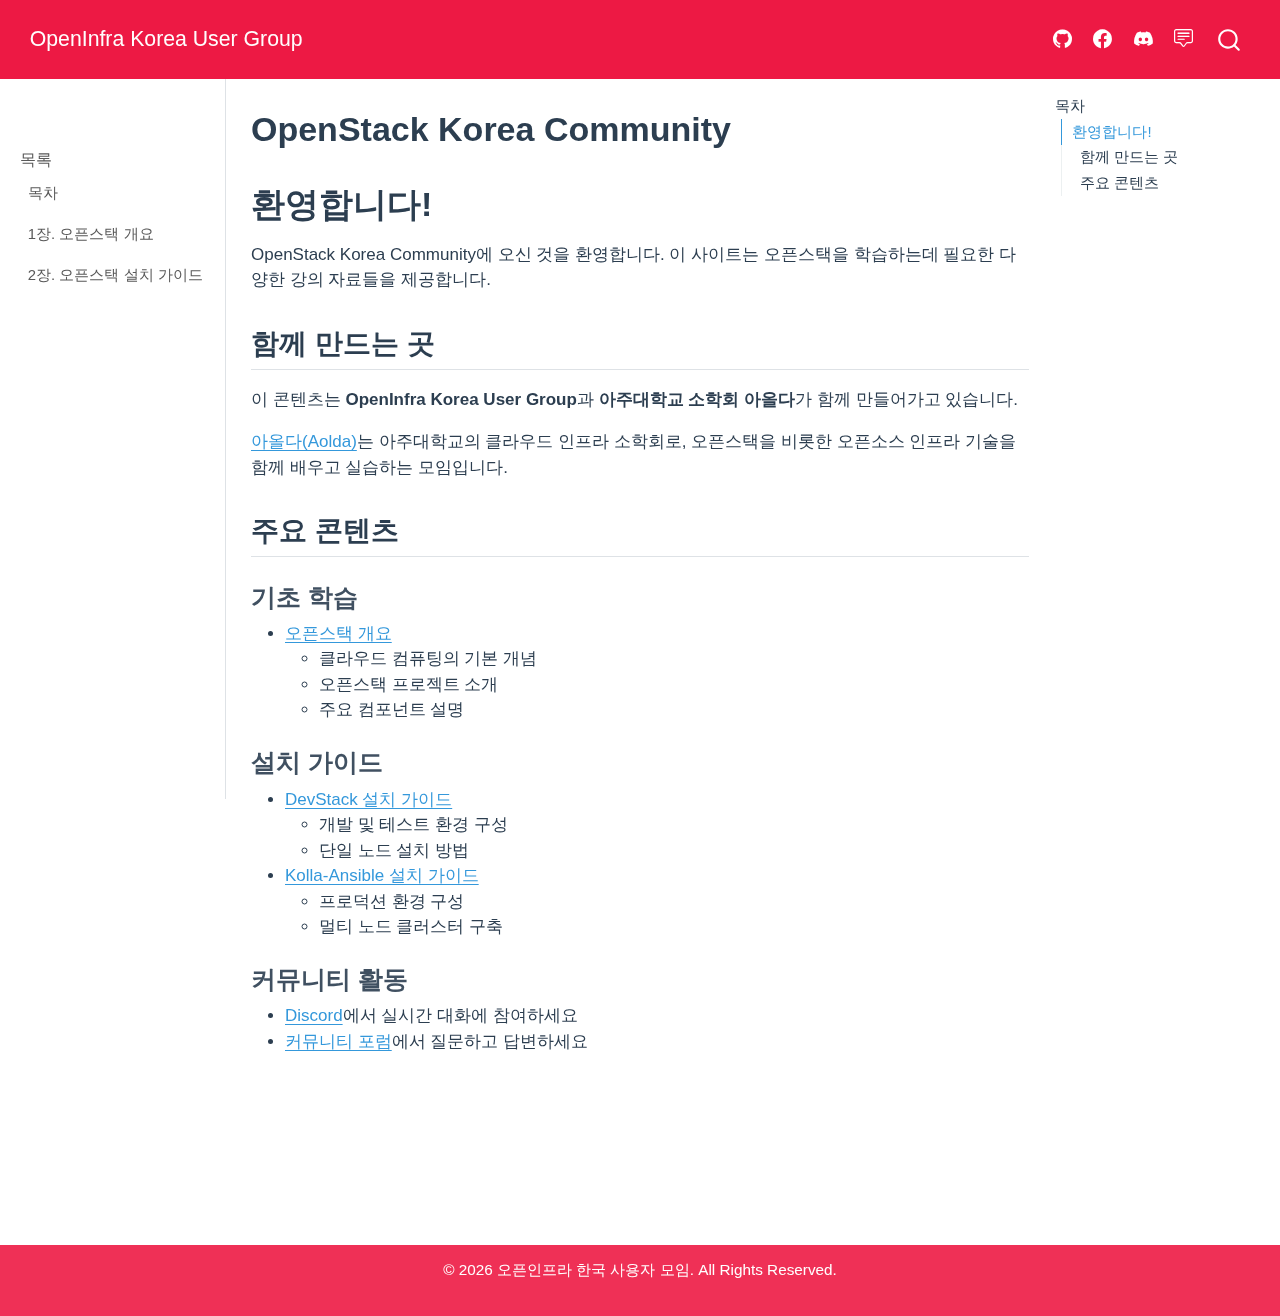
<file: index.html>
<!DOCTYPE html>
<html xmlns="http://www.w3.org/1999/xhtml" lang="ko" xml:lang="ko"><head>

<meta charset="utf-8">
<meta name="generator" content="quarto-1.8.27">

<meta name="viewport" content="width=device-width, initial-scale=1.0, user-scalable=yes">


<title>OpenStack Korea Community – OpenInfra Korea User Group</title>
<style>
code{white-space: pre-wrap;}
span.smallcaps{font-variant: small-caps;}
div.columns{display: flex; gap: min(4vw, 1.5em);}
div.column{flex: auto; overflow-x: auto;}
div.hanging-indent{margin-left: 1.5em; text-indent: -1.5em;}
ul.task-list{list-style: none;}
ul.task-list li input[type="checkbox"] {
  width: 0.8em;
  margin: 0 0.8em 0.2em -1em; /* quarto-specific, see https://github.com/quarto-dev/quarto-cli/issues/4556 */ 
  vertical-align: middle;
}
</style>


<script src="site_libs/quarto-nav/quarto-nav.js"></script>
<script src="site_libs/quarto-nav/headroom.min.js"></script>
<script src="site_libs/clipboard/clipboard.min.js"></script>
<script src="site_libs/quarto-search/autocomplete.umd.js"></script>
<script src="site_libs/quarto-search/fuse.min.js"></script>
<script src="site_libs/quarto-search/quarto-search.js"></script>
<meta name="quarto:offset" content="./">
<script src="site_libs/quarto-html/quarto.js" type="module"></script>
<script src="site_libs/quarto-html/tabsets/tabsets.js" type="module"></script>
<script src="site_libs/quarto-html/axe/axe-check.js" type="module"></script>
<script src="site_libs/quarto-html/popper.min.js"></script>
<script src="site_libs/quarto-html/tippy.umd.min.js"></script>
<script src="site_libs/quarto-html/anchor.min.js"></script>
<link href="site_libs/quarto-html/tippy.css" rel="stylesheet">
<link href="site_libs/quarto-html/quarto-syntax-highlighting-ed96de9b727972fe78a7b5d16c58bf87.css" rel="stylesheet" id="quarto-text-highlighting-styles">
<script src="site_libs/bootstrap/bootstrap.min.js"></script>
<link href="site_libs/bootstrap/bootstrap-icons.css" rel="stylesheet">
<link href="site_libs/bootstrap/bootstrap-68c675bdf50730cc809bdc56855e2b53.min.css" rel="stylesheet" append-hash="true" id="quarto-bootstrap" data-mode="light">
<script id="quarto-search-options" type="application/json">{
  "location": "navbar",
  "copy-button": false,
  "collapse-after": 3,
  "panel-placement": "end",
  "type": "overlay",
  "limit": 50,
  "keyboard-shortcut": [
    "f",
    "/",
    "s"
  ],
  "show-item-context": false,
  "language": {
    "search-no-results-text": "일치 없음",
    "search-matching-documents-text": "일치된 문서",
    "search-copy-link-title": "검색 링크 복사",
    "search-hide-matches-text": "추가 검색 결과 숨기기",
    "search-more-match-text": "추가 검색결과",
    "search-more-matches-text": "추가 검색결과",
    "search-clear-button-title": "제거",
    "search-text-placeholder": "",
    "search-detached-cancel-button-title": "취소",
    "search-submit-button-title": "검색",
    "search-label": "검색"
  }
}</script>


</head>

<body class="nav-sidebar docked nav-fixed quarto-light">

<div id="quarto-search-results"></div>
  <header id="quarto-header" class="headroom fixed-top">
    <nav class="navbar navbar-expand-lg " data-bs-theme="dark">
      <div class="navbar-container container-fluid">
      <div class="navbar-brand-container mx-auto">
    <a class="navbar-brand" href="./index.html">
    <span class="navbar-title">OpenInfra Korea User Group</span>
    </a>
  </div>
            <div id="quarto-search" class="" title="검색"></div>
          <button class="navbar-toggler" type="button" data-bs-toggle="collapse" data-bs-target="#navbarCollapse" aria-controls="navbarCollapse" role="menu" aria-expanded="false" aria-label="탐색 전환" onclick="if (window.quartoToggleHeadroom) { window.quartoToggleHeadroom(); }">
  <span class="navbar-toggler-icon"></span>
</button>
          <div class="collapse navbar-collapse" id="navbarCollapse">
            <ul class="navbar-nav navbar-nav-scroll ms-auto">
  <li class="nav-item compact">
    <a class="nav-link" href="https://github.com/openstack-kr/openstack-book"> <i class="bi bi-github" role="img">
</i> 
<span class="menu-text"></span></a>
  </li>  
  <li class="nav-item compact">
    <a class="nav-link" href="https://www.facebook.com/groups/openstack-kr"> <i class="bi bi-facebook" role="img">
</i> 
<span class="menu-text"></span></a>
  </li>  
  <li class="nav-item compact">
    <a class="nav-link" href="https://discord.gg/3ZzKMJKtPg"> <i class="bi bi-discord" role="img">
</i> 
<span class="menu-text"></span></a>
  </li>  
  <li class="nav-item compact">
    <a class="nav-link" href="https://forum.openinfra-kr.org/"> <i class="bi bi-chat-square-text" role="img">
</i> 
<span class="menu-text"></span></a>
  </li>  
</ul>
          </div> <!-- /navcollapse -->
            <div class="quarto-navbar-tools">
</div>
      </div> <!-- /container-fluid -->
    </nav>
  <nav class="quarto-secondary-nav">
    <div class="container-fluid d-flex">
      <button type="button" class="quarto-btn-toggle btn" data-bs-toggle="collapse" role="button" data-bs-target=".quarto-sidebar-collapse-item" aria-controls="quarto-sidebar" aria-expanded="false" aria-label="사이드바 전환" onclick="if (window.quartoToggleHeadroom) { window.quartoToggleHeadroom(); }">
        <i class="bi bi-layout-text-sidebar-reverse"></i>
      </button>
        <nav class="quarto-page-breadcrumbs" aria-label="breadcrumb"><ol class="breadcrumb"><li class="breadcrumb-item">OpenStack Korea Community</li></ol></nav>
        <a class="flex-grow-1" role="navigation" data-bs-toggle="collapse" data-bs-target=".quarto-sidebar-collapse-item" aria-controls="quarto-sidebar" aria-expanded="false" aria-label="사이드바 전환" onclick="if (window.quartoToggleHeadroom) { window.quartoToggleHeadroom(); }">      
        </a>
      <button type="button" class="btn quarto-search-button" aria-label="검색" onclick="window.quartoOpenSearch();">
        <i class="bi bi-search"></i>
      </button>
    </div>
  </nav>
</header>
<!-- content -->
<div id="quarto-content" class="quarto-container page-columns page-rows-contents page-layout-article page-navbar">
<!-- sidebar -->
  <nav id="quarto-sidebar" class="sidebar collapse collapse-horizontal quarto-sidebar-collapse-item sidebar-navigation docked overflow-auto">
        <div class="mt-2 flex-shrink-0 align-items-center">
        <div class="sidebar-search">
        <div id="quarto-search" class="" title="검색"></div>
        </div>
        </div>
    <div class="sidebar-menu-container"> 
    <ul class="list-unstyled mt-1">
        <li class="sidebar-item sidebar-item-section">
      <div class="sidebar-item-container"> 
            <a class="sidebar-item-text sidebar-link text-start" data-bs-toggle="collapse" data-bs-target="#" role="navigation" aria-expanded="true">
 <span class="menu-text">목록</span></a>
          <a class="sidebar-item-toggle text-start" data-bs-toggle="collapse" data-bs-target="#" role="navigation" aria-expanded="true" aria-label="토글 섹션">
            <i class="bi bi-chevron-right ms-2"></i>
          </a> 
      </div>
      <ul id="" class="collapse list-unstyled sidebar-section depth1 show">  
          <li class="sidebar-item">
  <div class="sidebar-item-container"> 
  <a href="./lectures/index.html" class="sidebar-item-text sidebar-link">
 <span class="menu-text">목차</span></a>
  </div>
</li>
          <li class="sidebar-item">
  <div class="sidebar-item-container"> 
  <a href="./lectures/ch1_lec.html" class="sidebar-item-text sidebar-link">
 <span class="menu-text">1장. 오픈스택 개요</span></a>
  </div>
</li>
          <li class="sidebar-item">
  <div class="sidebar-item-container"> 
  <a href="./lectures/ch2_lec.html" class="sidebar-item-text sidebar-link">
 <span class="menu-text">2장. 오픈스택 설치 가이드</span></a>
  </div>
</li>
      </ul>
  </li>
    </ul>
    </div>
</nav>
<div id="quarto-sidebar-glass" class="quarto-sidebar-collapse-item" data-bs-toggle="collapse" data-bs-target=".quarto-sidebar-collapse-item"></div>
<!-- margin-sidebar -->
    <div id="quarto-margin-sidebar" class="sidebar margin-sidebar">
        <nav id="TOC" role="doc-toc" class="toc-active">
    <h2 id="toc-title">목차</h2>
   
  <ul>
  <li><a href="#환영합니다" id="toc-환영합니다" class="nav-link active" data-scroll-target="#환영합니다">환영합니다!</a>
  <ul class="collapse">
  <li><a href="#함께-만드는-곳" id="toc-함께-만드는-곳" class="nav-link" data-scroll-target="#함께-만드는-곳">함께 만드는 곳</a></li>
  <li><a href="#주요-콘텐츠" id="toc-주요-콘텐츠" class="nav-link" data-scroll-target="#주요-콘텐츠">주요 콘텐츠</a>
  <ul class="collapse">
  <li><a href="#기초-학습" id="toc-기초-학습" class="nav-link" data-scroll-target="#기초-학습">기초 학습</a></li>
  <li><a href="#설치-가이드" id="toc-설치-가이드" class="nav-link" data-scroll-target="#설치-가이드">설치 가이드</a></li>
  <li><a href="#커뮤니티-활동" id="toc-커뮤니티-활동" class="nav-link" data-scroll-target="#커뮤니티-활동">커뮤니티 활동</a></li>
  </ul></li>
  </ul></li>
  </ul>
</nav>
    </div>
<!-- main -->
<main class="content" id="quarto-document-content">

<header id="title-block-header" class="quarto-title-block default">
<div class="quarto-title">
<h1 class="title">OpenStack Korea Community</h1>
</div>



<div class="quarto-title-meta">

    
  
    
  </div>
  


</header>


<section id="환영합니다" class="level1">
<h1>환영합니다!</h1>
<p>OpenStack Korea Community에 오신 것을 환영합니다. 이 사이트는 오픈스택을 학습하는데 필요한 다양한 강의 자료들을 제공합니다.</p>
<section id="함께-만드는-곳" class="level2">
<h2 class="anchored" data-anchor-id="함께-만드는-곳">함께 만드는 곳</h2>
<p>이 콘텐츠는 <strong>OpenInfra Korea User Group</strong>과 <strong>아주대학교 소학회 아올다</strong>가 함께 만들어가고 있습니다.</p>
<p><a href="http://aoldacloud.com/">아올다(Aolda)</a>는 아주대학교의 클라우드 인프라 소학회로, 오픈스택을 비롯한 오픈소스 인프라 기술을 함께 배우고 실습하는 모임입니다.</p>
</section>
<section id="주요-콘텐츠" class="level2">
<h2 class="anchored" data-anchor-id="주요-콘텐츠">주요 콘텐츠</h2>
<section id="기초-학습" class="level3">
<h3 class="anchored" data-anchor-id="기초-학습">기초 학습</h3>
<ul>
<li><a href="./lectures/ch1_lec.html">오픈스택 개요</a>
<ul>
<li>클라우드 컴퓨팅의 기본 개념</li>
<li>오픈스택 프로젝트 소개</li>
<li>주요 컴포넌트 설명</li>
</ul></li>
</ul>
</section>
<section id="설치-가이드" class="level3">
<h3 class="anchored" data-anchor-id="설치-가이드">설치 가이드</h3>
<ul>
<li><a href="./lectures/ch2/ch2_1_lec.html">DevStack 설치 가이드</a>
<ul>
<li>개발 및 테스트 환경 구성</li>
<li>단일 노드 설치 방법</li>
</ul></li>
<li><a href="./lectures/ch2/ch2_2_lec.html">Kolla-Ansible 설치 가이드</a>
<ul>
<li>프로덕션 환경 구성</li>
<li>멀티 노드 클러스터 구축</li>
</ul></li>
</ul>
</section>
<section id="커뮤니티-활동" class="level3">
<h3 class="anchored" data-anchor-id="커뮤니티-활동">커뮤니티 활동</h3>
<ul>
<li><a href="https://discord.gg/3ZzKMJKtPg">Discord</a>에서 실시간 대화에 참여하세요</li>
<li><a href="https://forum.openinfra-kr.org/">커뮤니티 포럼</a>에서 질문하고 답변하세요</li>
</ul>


</section>
</section>
</section>

</main> <!-- /main -->
<footer class="footer">
    <div class="container">
        <p>© <span id="current-year"></span> 오픈인프라 한국 사용자 모임. All Rights Reserved.</p>
    </div>
</footer>

<script>
    document.getElementById('current-year').textContent = new Date().getFullYear();
</script> 
<script id="quarto-html-after-body" type="application/javascript">
  window.document.addEventListener("DOMContentLoaded", function (event) {
    const icon = "";
    const anchorJS = new window.AnchorJS();
    anchorJS.options = {
      placement: 'right',
      icon: icon
    };
    anchorJS.add('.anchored');
    const isCodeAnnotation = (el) => {
      for (const clz of el.classList) {
        if (clz.startsWith('code-annotation-')) {                     
          return true;
        }
      }
      return false;
    }
    const onCopySuccess = function(e) {
      // button target
      const button = e.trigger;
      // don't keep focus
      button.blur();
      // flash "checked"
      button.classList.add('code-copy-button-checked');
      var currentTitle = button.getAttribute("title");
      button.setAttribute("title", "복사완료!");
      let tooltip;
      if (window.bootstrap) {
        button.setAttribute("data-bs-toggle", "tooltip");
        button.setAttribute("data-bs-placement", "left");
        button.setAttribute("data-bs-title", "복사완료!");
        tooltip = new bootstrap.Tooltip(button, 
          { trigger: "manual", 
            customClass: "code-copy-button-tooltip",
            offset: [0, -8]});
        tooltip.show();    
      }
      setTimeout(function() {
        if (tooltip) {
          tooltip.hide();
          button.removeAttribute("data-bs-title");
          button.removeAttribute("data-bs-toggle");
          button.removeAttribute("data-bs-placement");
        }
        button.setAttribute("title", currentTitle);
        button.classList.remove('code-copy-button-checked');
      }, 1000);
      // clear code selection
      e.clearSelection();
    }
    const getTextToCopy = function(trigger) {
      const outerScaffold = trigger.parentElement.cloneNode(true);
      const codeEl = outerScaffold.querySelector('code');
      for (const childEl of codeEl.children) {
        if (isCodeAnnotation(childEl)) {
          childEl.remove();
        }
      }
      return codeEl.innerText;
    }
    const clipboard = new window.ClipboardJS('.code-copy-button:not([data-in-quarto-modal])', {
      text: getTextToCopy
    });
    clipboard.on('success', onCopySuccess);
    if (window.document.getElementById('quarto-embedded-source-code-modal')) {
      const clipboardModal = new window.ClipboardJS('.code-copy-button[data-in-quarto-modal]', {
        text: getTextToCopy,
        container: window.document.getElementById('quarto-embedded-source-code-modal')
      });
      clipboardModal.on('success', onCopySuccess);
    }
      var localhostRegex = new RegExp(/^(?:http|https):\/\/localhost\:?[0-9]*\//);
      var mailtoRegex = new RegExp(/^mailto:/);
        var filterRegex = new RegExp('/' + window.location.host + '/');
      var isInternal = (href) => {
          return filterRegex.test(href) || localhostRegex.test(href) || mailtoRegex.test(href);
      }
      // Inspect non-navigation links and adorn them if external
     var links = window.document.querySelectorAll('a[href]:not(.nav-link):not(.navbar-brand):not(.toc-action):not(.sidebar-link):not(.sidebar-item-toggle):not(.pagination-link):not(.no-external):not([aria-hidden]):not(.dropdown-item):not(.quarto-navigation-tool):not(.about-link)');
      for (var i=0; i<links.length; i++) {
        const link = links[i];
        if (!isInternal(link.href)) {
          // undo the damage that might have been done by quarto-nav.js in the case of
          // links that we want to consider external
          if (link.dataset.originalHref !== undefined) {
            link.href = link.dataset.originalHref;
          }
        }
      }
    function tippyHover(el, contentFn, onTriggerFn, onUntriggerFn) {
      const config = {
        allowHTML: true,
        maxWidth: 500,
        delay: 100,
        arrow: false,
        appendTo: function(el) {
            return el.parentElement;
        },
        interactive: true,
        interactiveBorder: 10,
        theme: 'quarto',
        placement: 'bottom-start',
      };
      if (contentFn) {
        config.content = contentFn;
      }
      if (onTriggerFn) {
        config.onTrigger = onTriggerFn;
      }
      if (onUntriggerFn) {
        config.onUntrigger = onUntriggerFn;
      }
      window.tippy(el, config); 
    }
    const noterefs = window.document.querySelectorAll('a[role="doc-noteref"]');
    for (var i=0; i<noterefs.length; i++) {
      const ref = noterefs[i];
      tippyHover(ref, function() {
        // use id or data attribute instead here
        let href = ref.getAttribute('data-footnote-href') || ref.getAttribute('href');
        try { href = new URL(href).hash; } catch {}
        const id = href.replace(/^#\/?/, "");
        const note = window.document.getElementById(id);
        if (note) {
          return note.innerHTML;
        } else {
          return "";
        }
      });
    }
    const xrefs = window.document.querySelectorAll('a.quarto-xref');
    const processXRef = (id, note) => {
      // Strip column container classes
      const stripColumnClz = (el) => {
        el.classList.remove("page-full", "page-columns");
        if (el.children) {
          for (const child of el.children) {
            stripColumnClz(child);
          }
        }
      }
      stripColumnClz(note)
      if (id === null || id.startsWith('sec-')) {
        // Special case sections, only their first couple elements
        const container = document.createElement("div");
        if (note.children && note.children.length > 2) {
          container.appendChild(note.children[0].cloneNode(true));
          for (let i = 1; i < note.children.length; i++) {
            const child = note.children[i];
            if (child.tagName === "P" && child.innerText === "") {
              continue;
            } else {
              container.appendChild(child.cloneNode(true));
              break;
            }
          }
          if (window.Quarto?.typesetMath) {
            window.Quarto.typesetMath(container);
          }
          return container.innerHTML
        } else {
          if (window.Quarto?.typesetMath) {
            window.Quarto.typesetMath(note);
          }
          return note.innerHTML;
        }
      } else {
        // Remove any anchor links if they are present
        const anchorLink = note.querySelector('a.anchorjs-link');
        if (anchorLink) {
          anchorLink.remove();
        }
        if (window.Quarto?.typesetMath) {
          window.Quarto.typesetMath(note);
        }
        if (note.classList.contains("callout")) {
          return note.outerHTML;
        } else {
          return note.innerHTML;
        }
      }
    }
    for (var i=0; i<xrefs.length; i++) {
      const xref = xrefs[i];
      tippyHover(xref, undefined, function(instance) {
        instance.disable();
        let url = xref.getAttribute('href');
        let hash = undefined; 
        if (url.startsWith('#')) {
          hash = url;
        } else {
          try { hash = new URL(url).hash; } catch {}
        }
        if (hash) {
          const id = hash.replace(/^#\/?/, "");
          const note = window.document.getElementById(id);
          if (note !== null) {
            try {
              const html = processXRef(id, note.cloneNode(true));
              instance.setContent(html);
            } finally {
              instance.enable();
              instance.show();
            }
          } else {
            // See if we can fetch this
            fetch(url.split('#')[0])
            .then(res => res.text())
            .then(html => {
              const parser = new DOMParser();
              const htmlDoc = parser.parseFromString(html, "text/html");
              const note = htmlDoc.getElementById(id);
              if (note !== null) {
                const html = processXRef(id, note);
                instance.setContent(html);
              } 
            }).finally(() => {
              instance.enable();
              instance.show();
            });
          }
        } else {
          // See if we can fetch a full url (with no hash to target)
          // This is a special case and we should probably do some content thinning / targeting
          fetch(url)
          .then(res => res.text())
          .then(html => {
            const parser = new DOMParser();
            const htmlDoc = parser.parseFromString(html, "text/html");
            const note = htmlDoc.querySelector('main.content');
            if (note !== null) {
              // This should only happen for chapter cross references
              // (since there is no id in the URL)
              // remove the first header
              if (note.children.length > 0 && note.children[0].tagName === "HEADER") {
                note.children[0].remove();
              }
              const html = processXRef(null, note);
              instance.setContent(html);
            } 
          }).finally(() => {
            instance.enable();
            instance.show();
          });
        }
      }, function(instance) {
      });
    }
        let selectedAnnoteEl;
        const selectorForAnnotation = ( cell, annotation) => {
          let cellAttr = 'data-code-cell="' + cell + '"';
          let lineAttr = 'data-code-annotation="' +  annotation + '"';
          const selector = 'span[' + cellAttr + '][' + lineAttr + ']';
          return selector;
        }
        const selectCodeLines = (annoteEl) => {
          const doc = window.document;
          const targetCell = annoteEl.getAttribute("data-target-cell");
          const targetAnnotation = annoteEl.getAttribute("data-target-annotation");
          const annoteSpan = window.document.querySelector(selectorForAnnotation(targetCell, targetAnnotation));
          const lines = annoteSpan.getAttribute("data-code-lines").split(",");
          const lineIds = lines.map((line) => {
            return targetCell + "-" + line;
          })
          let top = null;
          let height = null;
          let parent = null;
          if (lineIds.length > 0) {
              //compute the position of the single el (top and bottom and make a div)
              const el = window.document.getElementById(lineIds[0]);
              top = el.offsetTop;
              height = el.offsetHeight;
              parent = el.parentElement.parentElement;
            if (lineIds.length > 1) {
              const lastEl = window.document.getElementById(lineIds[lineIds.length - 1]);
              const bottom = lastEl.offsetTop + lastEl.offsetHeight;
              height = bottom - top;
            }
            if (top !== null && height !== null && parent !== null) {
              // cook up a div (if necessary) and position it 
              let div = window.document.getElementById("code-annotation-line-highlight");
              if (div === null) {
                div = window.document.createElement("div");
                div.setAttribute("id", "code-annotation-line-highlight");
                div.style.position = 'absolute';
                parent.appendChild(div);
              }
              div.style.top = top - 2 + "px";
              div.style.height = height + 4 + "px";
              div.style.left = 0;
              let gutterDiv = window.document.getElementById("code-annotation-line-highlight-gutter");
              if (gutterDiv === null) {
                gutterDiv = window.document.createElement("div");
                gutterDiv.setAttribute("id", "code-annotation-line-highlight-gutter");
                gutterDiv.style.position = 'absolute';
                const codeCell = window.document.getElementById(targetCell);
                const gutter = codeCell.querySelector('.code-annotation-gutter');
                gutter.appendChild(gutterDiv);
              }
              gutterDiv.style.top = top - 2 + "px";
              gutterDiv.style.height = height + 4 + "px";
            }
            selectedAnnoteEl = annoteEl;
          }
        };
        const unselectCodeLines = () => {
          const elementsIds = ["code-annotation-line-highlight", "code-annotation-line-highlight-gutter"];
          elementsIds.forEach((elId) => {
            const div = window.document.getElementById(elId);
            if (div) {
              div.remove();
            }
          });
          selectedAnnoteEl = undefined;
        };
          // Handle positioning of the toggle
      window.addEventListener(
        "resize",
        throttle(() => {
          elRect = undefined;
          if (selectedAnnoteEl) {
            selectCodeLines(selectedAnnoteEl);
          }
        }, 10)
      );
      function throttle(fn, ms) {
      let throttle = false;
      let timer;
        return (...args) => {
          if(!throttle) { // first call gets through
              fn.apply(this, args);
              throttle = true;
          } else { // all the others get throttled
              if(timer) clearTimeout(timer); // cancel #2
              timer = setTimeout(() => {
                fn.apply(this, args);
                timer = throttle = false;
              }, ms);
          }
        };
      }
        // Attach click handler to the DT
        const annoteDls = window.document.querySelectorAll('dt[data-target-cell]');
        for (const annoteDlNode of annoteDls) {
          annoteDlNode.addEventListener('click', (event) => {
            const clickedEl = event.target;
            if (clickedEl !== selectedAnnoteEl) {
              unselectCodeLines();
              const activeEl = window.document.querySelector('dt[data-target-cell].code-annotation-active');
              if (activeEl) {
                activeEl.classList.remove('code-annotation-active');
              }
              selectCodeLines(clickedEl);
              clickedEl.classList.add('code-annotation-active');
            } else {
              // Unselect the line
              unselectCodeLines();
              clickedEl.classList.remove('code-annotation-active');
            }
          });
        }
    const findCites = (el) => {
      const parentEl = el.parentElement;
      if (parentEl) {
        const cites = parentEl.dataset.cites;
        if (cites) {
          return {
            el,
            cites: cites.split(' ')
          };
        } else {
          return findCites(el.parentElement)
        }
      } else {
        return undefined;
      }
    };
    var bibliorefs = window.document.querySelectorAll('a[role="doc-biblioref"]');
    for (var i=0; i<bibliorefs.length; i++) {
      const ref = bibliorefs[i];
      const citeInfo = findCites(ref);
      if (citeInfo) {
        tippyHover(citeInfo.el, function() {
          var popup = window.document.createElement('div');
          citeInfo.cites.forEach(function(cite) {
            var citeDiv = window.document.createElement('div');
            citeDiv.classList.add('hanging-indent');
            citeDiv.classList.add('csl-entry');
            var biblioDiv = window.document.getElementById('ref-' + cite);
            if (biblioDiv) {
              citeDiv.innerHTML = biblioDiv.innerHTML;
            }
            popup.appendChild(citeDiv);
          });
          return popup.innerHTML;
        });
      }
    }
  });
  </script>
</div> <!-- /content -->




</body></html>
</file>
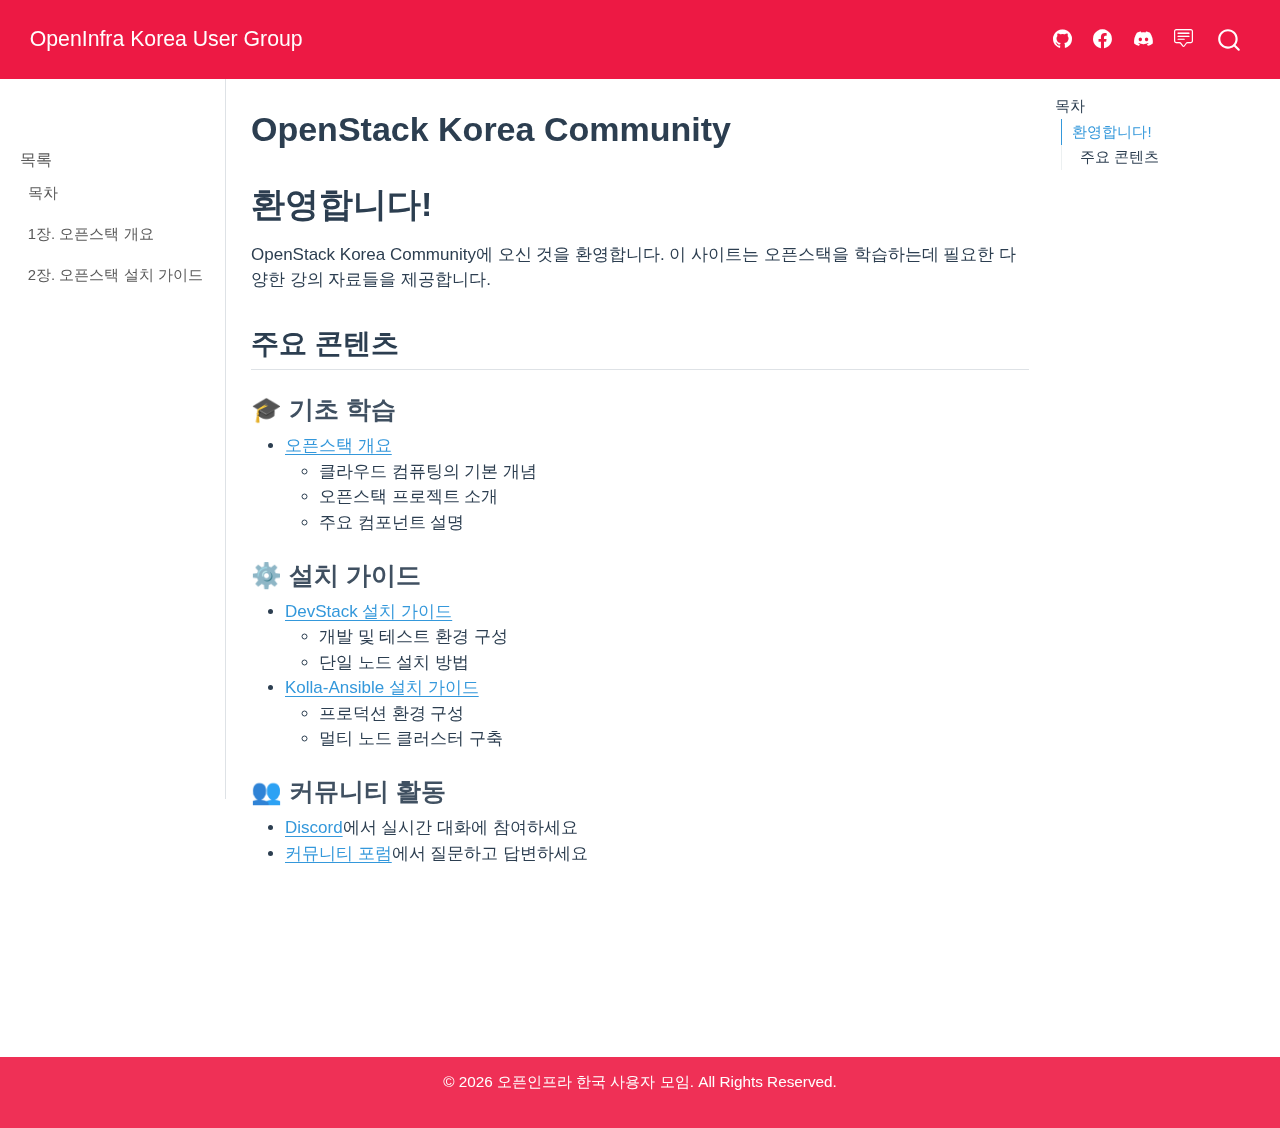
<file: docs/index.html>
<!DOCTYPE html>
<html xmlns="http://www.w3.org/1999/xhtml" lang="ko" xml:lang="ko"><head>

<meta charset="utf-8">
<meta name="generator" content="quarto-1.6.39">

<meta name="viewport" content="width=device-width, initial-scale=1.0, user-scalable=yes">


<title>OpenStack Korea Community – OpenInfra Korea User Group</title>
<style>
code{white-space: pre-wrap;}
span.smallcaps{font-variant: small-caps;}
div.columns{display: flex; gap: min(4vw, 1.5em);}
div.column{flex: auto; overflow-x: auto;}
div.hanging-indent{margin-left: 1.5em; text-indent: -1.5em;}
ul.task-list{list-style: none;}
ul.task-list li input[type="checkbox"] {
  width: 0.8em;
  margin: 0 0.8em 0.2em -1em; /* quarto-specific, see https://github.com/quarto-dev/quarto-cli/issues/4556 */ 
  vertical-align: middle;
}
</style>


<script src="site_libs/quarto-nav/quarto-nav.js"></script>
<script src="site_libs/quarto-nav/headroom.min.js"></script>
<script src="site_libs/clipboard/clipboard.min.js"></script>
<script src="site_libs/quarto-search/autocomplete.umd.js"></script>
<script src="site_libs/quarto-search/fuse.min.js"></script>
<script src="site_libs/quarto-search/quarto-search.js"></script>
<meta name="quarto:offset" content="./">
<script src="site_libs/quarto-html/quarto.js"></script>
<script src="site_libs/quarto-html/popper.min.js"></script>
<script src="site_libs/quarto-html/tippy.umd.min.js"></script>
<script src="site_libs/quarto-html/anchor.min.js"></script>
<link href="site_libs/quarto-html/tippy.css" rel="stylesheet">
<link href="site_libs/quarto-html/quarto-syntax-highlighting-e26003cea8cd680ca0c55a263523d882.css" rel="stylesheet" id="quarto-text-highlighting-styles">
<script src="site_libs/bootstrap/bootstrap.min.js"></script>
<link href="site_libs/bootstrap/bootstrap-icons.css" rel="stylesheet">
<link href="site_libs/bootstrap/bootstrap-1392c789127e94e9759dd2ce84a8c637.min.css" rel="stylesheet" append-hash="true" id="quarto-bootstrap" data-mode="light">
<script id="quarto-search-options" type="application/json">{
  "location": "navbar",
  "copy-button": false,
  "collapse-after": 3,
  "panel-placement": "end",
  "type": "overlay",
  "limit": 50,
  "keyboard-shortcut": [
    "f",
    "/",
    "s"
  ],
  "show-item-context": false,
  "language": {
    "search-no-results-text": "일치 없음",
    "search-matching-documents-text": "일치된 문서",
    "search-copy-link-title": "검색 링크 복사",
    "search-hide-matches-text": "추가 검색 결과 숨기기",
    "search-more-match-text": "추가 검색결과",
    "search-more-matches-text": "추가 검색결과",
    "search-clear-button-title": "제거",
    "search-text-placeholder": "",
    "search-detached-cancel-button-title": "취소",
    "search-submit-button-title": "검색",
    "search-label": "검색"
  }
}</script>


</head>

<body class="nav-sidebar docked nav-fixed">

<div id="quarto-search-results"></div>
  <header id="quarto-header" class="headroom fixed-top">
    <nav class="navbar navbar-expand-lg " data-bs-theme="dark">
      <div class="navbar-container container-fluid">
      <div class="navbar-brand-container mx-auto">
    <a class="navbar-brand" href="./index.html">
    <span class="navbar-title">OpenInfra Korea User Group</span>
    </a>
  </div>
            <div id="quarto-search" class="" title="검색"></div>
          <button class="navbar-toggler" type="button" data-bs-toggle="collapse" data-bs-target="#navbarCollapse" aria-controls="navbarCollapse" role="menu" aria-expanded="false" aria-label="탐색 전환" onclick="if (window.quartoToggleHeadroom) { window.quartoToggleHeadroom(); }">
  <span class="navbar-toggler-icon"></span>
</button>
          <div class="collapse navbar-collapse" id="navbarCollapse">
            <ul class="navbar-nav navbar-nav-scroll ms-auto">
  <li class="nav-item compact">
    <a class="nav-link" href="https://github.com/openstack-kr/openstack-book"> <i class="bi bi-github" role="img">
</i> 
<span class="menu-text"></span></a>
  </li>  
  <li class="nav-item compact">
    <a class="nav-link" href="https://www.facebook.com/groups/openstack-kr"> <i class="bi bi-facebook" role="img">
</i> 
<span class="menu-text"></span></a>
  </li>  
  <li class="nav-item compact">
    <a class="nav-link" href="https://discord.gg/3ZzKMJKtPg"> <i class="bi bi-discord" role="img">
</i> 
<span class="menu-text"></span></a>
  </li>  
  <li class="nav-item compact">
    <a class="nav-link" href="https://forum.openinfra-kr.org/"> <i class="bi bi-chat-square-text" role="img">
</i> 
<span class="menu-text"></span></a>
  </li>  
</ul>
          </div> <!-- /navcollapse -->
            <div class="quarto-navbar-tools">
</div>
      </div> <!-- /container-fluid -->
    </nav>
  <nav class="quarto-secondary-nav">
    <div class="container-fluid d-flex">
      <button type="button" class="quarto-btn-toggle btn" data-bs-toggle="collapse" role="button" data-bs-target=".quarto-sidebar-collapse-item" aria-controls="quarto-sidebar" aria-expanded="false" aria-label="사이드바 전환" onclick="if (window.quartoToggleHeadroom) { window.quartoToggleHeadroom(); }">
        <i class="bi bi-layout-text-sidebar-reverse"></i>
      </button>
        <nav class="quarto-page-breadcrumbs" aria-label="breadcrumb"><ol class="breadcrumb"><li class="breadcrumb-item">OpenStack Korea Community</li></ol></nav>
        <a class="flex-grow-1" role="navigation" data-bs-toggle="collapse" data-bs-target=".quarto-sidebar-collapse-item" aria-controls="quarto-sidebar" aria-expanded="false" aria-label="사이드바 전환" onclick="if (window.quartoToggleHeadroom) { window.quartoToggleHeadroom(); }">      
        </a>
      <button type="button" class="btn quarto-search-button" aria-label="검색" onclick="window.quartoOpenSearch();">
        <i class="bi bi-search"></i>
      </button>
    </div>
  </nav>
</header>
<!-- content -->
<div id="quarto-content" class="quarto-container page-columns page-rows-contents page-layout-article page-navbar">
<!-- sidebar -->
  <nav id="quarto-sidebar" class="sidebar collapse collapse-horizontal quarto-sidebar-collapse-item sidebar-navigation docked overflow-auto">
        <div class="mt-2 flex-shrink-0 align-items-center">
        <div class="sidebar-search">
        <div id="quarto-search" class="" title="검색"></div>
        </div>
        </div>
    <div class="sidebar-menu-container"> 
    <ul class="list-unstyled mt-1">
        <li class="sidebar-item sidebar-item-section">
      <div class="sidebar-item-container"> 
            <a class="sidebar-item-text sidebar-link text-start" data-bs-toggle="collapse" data-bs-target="#" role="navigation" aria-expanded="true">
 <span class="menu-text">목록</span></a>
          <a class="sidebar-item-toggle text-start" data-bs-toggle="collapse" data-bs-target="#" role="navigation" aria-expanded="true" aria-label="토글 섹션">
            <i class="bi bi-chevron-right ms-2"></i>
          </a> 
      </div>
      <ul id="" class="collapse list-unstyled sidebar-section depth1 show">  
          <li class="sidebar-item">
  <div class="sidebar-item-container"> 
  <a href="./lectures/index.html" class="sidebar-item-text sidebar-link">
 <span class="menu-text">목차</span></a>
  </div>
</li>
          <li class="sidebar-item">
  <div class="sidebar-item-container"> 
  <a href="./lectures/ch1_lec.html" class="sidebar-item-text sidebar-link">
 <span class="menu-text">1장. 오픈스택 개요</span></a>
  </div>
</li>
          <li class="sidebar-item">
  <div class="sidebar-item-container"> 
  <a href="./lectures/ch2_lec.html" class="sidebar-item-text sidebar-link">
 <span class="menu-text">2장. 오픈스택 설치 가이드</span></a>
  </div>
</li>
      </ul>
  </li>
    </ul>
    </div>
</nav>
<div id="quarto-sidebar-glass" class="quarto-sidebar-collapse-item" data-bs-toggle="collapse" data-bs-target=".quarto-sidebar-collapse-item"></div>
<!-- margin-sidebar -->
    <div id="quarto-margin-sidebar" class="sidebar margin-sidebar">
        <nav id="TOC" role="doc-toc" class="toc-active">
    <h2 id="toc-title">목차</h2>
   
  <ul>
  <li><a href="#환영합니다" id="toc-환영합니다" class="nav-link active" data-scroll-target="#환영합니다">환영합니다!</a>
  <ul class="collapse">
  <li><a href="#주요-콘텐츠" id="toc-주요-콘텐츠" class="nav-link" data-scroll-target="#주요-콘텐츠">주요 콘텐츠</a>
  <ul class="collapse">
  <li><a href="#기초-학습" id="toc-기초-학습" class="nav-link" data-scroll-target="#기초-학습">🎓 기초 학습</a></li>
  <li><a href="#설치-가이드" id="toc-설치-가이드" class="nav-link" data-scroll-target="#설치-가이드">⚙️ 설치 가이드</a></li>
  <li><a href="#커뮤니티-활동" id="toc-커뮤니티-활동" class="nav-link" data-scroll-target="#커뮤니티-활동">👥 커뮤니티 활동</a></li>
  </ul></li>
  </ul></li>
  </ul>
</nav>
    </div>
<!-- main -->
<main class="content" id="quarto-document-content">

<header id="title-block-header" class="quarto-title-block default">
<div class="quarto-title">
<h1 class="title">OpenStack Korea Community</h1>
</div>



<div class="quarto-title-meta">

    
  
    
  </div>
  


</header>


<section id="환영합니다" class="level1">
<h1>환영합니다!</h1>
<p>OpenStack Korea Community에 오신 것을 환영합니다. 이 사이트는 오픈스택을 학습하는데 필요한 다양한 강의 자료들을 제공합니다.</p>
<section id="주요-콘텐츠" class="level2">
<h2 class="anchored" data-anchor-id="주요-콘텐츠">주요 콘텐츠</h2>
<section id="기초-학습" class="level3">
<h3 class="anchored" data-anchor-id="기초-학습">🎓 기초 학습</h3>
<ul>
<li><a href="./lectures/ch1_lec.html">오픈스택 개요</a>
<ul>
<li>클라우드 컴퓨팅의 기본 개념</li>
<li>오픈스택 프로젝트 소개</li>
<li>주요 컴포넌트 설명</li>
</ul></li>
</ul>
</section>
<section id="설치-가이드" class="level3">
<h3 class="anchored" data-anchor-id="설치-가이드">⚙️ 설치 가이드</h3>
<ul>
<li><a href="./lectures/ch2/ch2_1_lec.html">DevStack 설치 가이드</a>
<ul>
<li>개발 및 테스트 환경 구성</li>
<li>단일 노드 설치 방법</li>
</ul></li>
<li><a href="./lectures/ch2/ch2_2_lec.html">Kolla-Ansible 설치 가이드</a>
<ul>
<li>프로덕션 환경 구성</li>
<li>멀티 노드 클러스터 구축</li>
</ul></li>
</ul>
</section>
<section id="커뮤니티-활동" class="level3">
<h3 class="anchored" data-anchor-id="커뮤니티-활동">👥 커뮤니티 활동</h3>
<ul>
<li><a href="https://discord.gg/3ZzKMJKtPg">Discord</a>에서 실시간 대화에 참여하세요</li>
<li><a href="https://forum.openinfra-kr.org/">커뮤니티 포럼</a>에서 질문하고 답변하세요</li>
</ul>


</section>
</section>
</section>

</main> <!-- /main -->
<footer class="footer">
    <div class="container">
        <p>© <span id="current-year"></span> 오픈인프라 한국 사용자 모임. All Rights Reserved.</p>
    </div>
</footer>

<script>
    document.getElementById('current-year').textContent = new Date().getFullYear();
</script> 
<script id="quarto-html-after-body" type="application/javascript">
window.document.addEventListener("DOMContentLoaded", function (event) {
  const toggleBodyColorMode = (bsSheetEl) => {
    const mode = bsSheetEl.getAttribute("data-mode");
    const bodyEl = window.document.querySelector("body");
    if (mode === "dark") {
      bodyEl.classList.add("quarto-dark");
      bodyEl.classList.remove("quarto-light");
    } else {
      bodyEl.classList.add("quarto-light");
      bodyEl.classList.remove("quarto-dark");
    }
  }
  const toggleBodyColorPrimary = () => {
    const bsSheetEl = window.document.querySelector("link#quarto-bootstrap");
    if (bsSheetEl) {
      toggleBodyColorMode(bsSheetEl);
    }
  }
  toggleBodyColorPrimary();  
  const icon = "";
  const anchorJS = new window.AnchorJS();
  anchorJS.options = {
    placement: 'right',
    icon: icon
  };
  anchorJS.add('.anchored');
  const isCodeAnnotation = (el) => {
    for (const clz of el.classList) {
      if (clz.startsWith('code-annotation-')) {                     
        return true;
      }
    }
    return false;
  }
  const onCopySuccess = function(e) {
    // button target
    const button = e.trigger;
    // don't keep focus
    button.blur();
    // flash "checked"
    button.classList.add('code-copy-button-checked');
    var currentTitle = button.getAttribute("title");
    button.setAttribute("title", "복사완료!");
    let tooltip;
    if (window.bootstrap) {
      button.setAttribute("data-bs-toggle", "tooltip");
      button.setAttribute("data-bs-placement", "left");
      button.setAttribute("data-bs-title", "복사완료!");
      tooltip = new bootstrap.Tooltip(button, 
        { trigger: "manual", 
          customClass: "code-copy-button-tooltip",
          offset: [0, -8]});
      tooltip.show();    
    }
    setTimeout(function() {
      if (tooltip) {
        tooltip.hide();
        button.removeAttribute("data-bs-title");
        button.removeAttribute("data-bs-toggle");
        button.removeAttribute("data-bs-placement");
      }
      button.setAttribute("title", currentTitle);
      button.classList.remove('code-copy-button-checked');
    }, 1000);
    // clear code selection
    e.clearSelection();
  }
  const getTextToCopy = function(trigger) {
      const codeEl = trigger.previousElementSibling.cloneNode(true);
      for (const childEl of codeEl.children) {
        if (isCodeAnnotation(childEl)) {
          childEl.remove();
        }
      }
      return codeEl.innerText;
  }
  const clipboard = new window.ClipboardJS('.code-copy-button:not([data-in-quarto-modal])', {
    text: getTextToCopy
  });
  clipboard.on('success', onCopySuccess);
  if (window.document.getElementById('quarto-embedded-source-code-modal')) {
    const clipboardModal = new window.ClipboardJS('.code-copy-button[data-in-quarto-modal]', {
      text: getTextToCopy,
      container: window.document.getElementById('quarto-embedded-source-code-modal')
    });
    clipboardModal.on('success', onCopySuccess);
  }
    var localhostRegex = new RegExp(/^(?:http|https):\/\/localhost\:?[0-9]*\//);
    var mailtoRegex = new RegExp(/^mailto:/);
      var filterRegex = new RegExp('/' + window.location.host + '/');
    var isInternal = (href) => {
        return filterRegex.test(href) || localhostRegex.test(href) || mailtoRegex.test(href);
    }
    // Inspect non-navigation links and adorn them if external
 	var links = window.document.querySelectorAll('a[href]:not(.nav-link):not(.navbar-brand):not(.toc-action):not(.sidebar-link):not(.sidebar-item-toggle):not(.pagination-link):not(.no-external):not([aria-hidden]):not(.dropdown-item):not(.quarto-navigation-tool):not(.about-link)');
    for (var i=0; i<links.length; i++) {
      const link = links[i];
      if (!isInternal(link.href)) {
        // undo the damage that might have been done by quarto-nav.js in the case of
        // links that we want to consider external
        if (link.dataset.originalHref !== undefined) {
          link.href = link.dataset.originalHref;
        }
      }
    }
  function tippyHover(el, contentFn, onTriggerFn, onUntriggerFn) {
    const config = {
      allowHTML: true,
      maxWidth: 500,
      delay: 100,
      arrow: false,
      appendTo: function(el) {
          return el.parentElement;
      },
      interactive: true,
      interactiveBorder: 10,
      theme: 'quarto',
      placement: 'bottom-start',
    };
    if (contentFn) {
      config.content = contentFn;
    }
    if (onTriggerFn) {
      config.onTrigger = onTriggerFn;
    }
    if (onUntriggerFn) {
      config.onUntrigger = onUntriggerFn;
    }
    window.tippy(el, config); 
  }
  const noterefs = window.document.querySelectorAll('a[role="doc-noteref"]');
  for (var i=0; i<noterefs.length; i++) {
    const ref = noterefs[i];
    tippyHover(ref, function() {
      // use id or data attribute instead here
      let href = ref.getAttribute('data-footnote-href') || ref.getAttribute('href');
      try { href = new URL(href).hash; } catch {}
      const id = href.replace(/^#\/?/, "");
      const note = window.document.getElementById(id);
      if (note) {
        return note.innerHTML;
      } else {
        return "";
      }
    });
  }
  const xrefs = window.document.querySelectorAll('a.quarto-xref');
  const processXRef = (id, note) => {
    // Strip column container classes
    const stripColumnClz = (el) => {
      el.classList.remove("page-full", "page-columns");
      if (el.children) {
        for (const child of el.children) {
          stripColumnClz(child);
        }
      }
    }
    stripColumnClz(note)
    if (id === null || id.startsWith('sec-')) {
      // Special case sections, only their first couple elements
      const container = document.createElement("div");
      if (note.children && note.children.length > 2) {
        container.appendChild(note.children[0].cloneNode(true));
        for (let i = 1; i < note.children.length; i++) {
          const child = note.children[i];
          if (child.tagName === "P" && child.innerText === "") {
            continue;
          } else {
            container.appendChild(child.cloneNode(true));
            break;
          }
        }
        if (window.Quarto?.typesetMath) {
          window.Quarto.typesetMath(container);
        }
        return container.innerHTML
      } else {
        if (window.Quarto?.typesetMath) {
          window.Quarto.typesetMath(note);
        }
        return note.innerHTML;
      }
    } else {
      // Remove any anchor links if they are present
      const anchorLink = note.querySelector('a.anchorjs-link');
      if (anchorLink) {
        anchorLink.remove();
      }
      if (window.Quarto?.typesetMath) {
        window.Quarto.typesetMath(note);
      }
      if (note.classList.contains("callout")) {
        return note.outerHTML;
      } else {
        return note.innerHTML;
      }
    }
  }
  for (var i=0; i<xrefs.length; i++) {
    const xref = xrefs[i];
    tippyHover(xref, undefined, function(instance) {
      instance.disable();
      let url = xref.getAttribute('href');
      let hash = undefined; 
      if (url.startsWith('#')) {
        hash = url;
      } else {
        try { hash = new URL(url).hash; } catch {}
      }
      if (hash) {
        const id = hash.replace(/^#\/?/, "");
        const note = window.document.getElementById(id);
        if (note !== null) {
          try {
            const html = processXRef(id, note.cloneNode(true));
            instance.setContent(html);
          } finally {
            instance.enable();
            instance.show();
          }
        } else {
          // See if we can fetch this
          fetch(url.split('#')[0])
          .then(res => res.text())
          .then(html => {
            const parser = new DOMParser();
            const htmlDoc = parser.parseFromString(html, "text/html");
            const note = htmlDoc.getElementById(id);
            if (note !== null) {
              const html = processXRef(id, note);
              instance.setContent(html);
            } 
          }).finally(() => {
            instance.enable();
            instance.show();
          });
        }
      } else {
        // See if we can fetch a full url (with no hash to target)
        // This is a special case and we should probably do some content thinning / targeting
        fetch(url)
        .then(res => res.text())
        .then(html => {
          const parser = new DOMParser();
          const htmlDoc = parser.parseFromString(html, "text/html");
          const note = htmlDoc.querySelector('main.content');
          if (note !== null) {
            // This should only happen for chapter cross references
            // (since there is no id in the URL)
            // remove the first header
            if (note.children.length > 0 && note.children[0].tagName === "HEADER") {
              note.children[0].remove();
            }
            const html = processXRef(null, note);
            instance.setContent(html);
          } 
        }).finally(() => {
          instance.enable();
          instance.show();
        });
      }
    }, function(instance) {
    });
  }
      let selectedAnnoteEl;
      const selectorForAnnotation = ( cell, annotation) => {
        let cellAttr = 'data-code-cell="' + cell + '"';
        let lineAttr = 'data-code-annotation="' +  annotation + '"';
        const selector = 'span[' + cellAttr + '][' + lineAttr + ']';
        return selector;
      }
      const selectCodeLines = (annoteEl) => {
        const doc = window.document;
        const targetCell = annoteEl.getAttribute("data-target-cell");
        const targetAnnotation = annoteEl.getAttribute("data-target-annotation");
        const annoteSpan = window.document.querySelector(selectorForAnnotation(targetCell, targetAnnotation));
        const lines = annoteSpan.getAttribute("data-code-lines").split(",");
        const lineIds = lines.map((line) => {
          return targetCell + "-" + line;
        })
        let top = null;
        let height = null;
        let parent = null;
        if (lineIds.length > 0) {
            //compute the position of the single el (top and bottom and make a div)
            const el = window.document.getElementById(lineIds[0]);
            top = el.offsetTop;
            height = el.offsetHeight;
            parent = el.parentElement.parentElement;
          if (lineIds.length > 1) {
            const lastEl = window.document.getElementById(lineIds[lineIds.length - 1]);
            const bottom = lastEl.offsetTop + lastEl.offsetHeight;
            height = bottom - top;
          }
          if (top !== null && height !== null && parent !== null) {
            // cook up a div (if necessary) and position it 
            let div = window.document.getElementById("code-annotation-line-highlight");
            if (div === null) {
              div = window.document.createElement("div");
              div.setAttribute("id", "code-annotation-line-highlight");
              div.style.position = 'absolute';
              parent.appendChild(div);
            }
            div.style.top = top - 2 + "px";
            div.style.height = height + 4 + "px";
            div.style.left = 0;
            let gutterDiv = window.document.getElementById("code-annotation-line-highlight-gutter");
            if (gutterDiv === null) {
              gutterDiv = window.document.createElement("div");
              gutterDiv.setAttribute("id", "code-annotation-line-highlight-gutter");
              gutterDiv.style.position = 'absolute';
              const codeCell = window.document.getElementById(targetCell);
              const gutter = codeCell.querySelector('.code-annotation-gutter');
              gutter.appendChild(gutterDiv);
            }
            gutterDiv.style.top = top - 2 + "px";
            gutterDiv.style.height = height + 4 + "px";
          }
          selectedAnnoteEl = annoteEl;
        }
      };
      const unselectCodeLines = () => {
        const elementsIds = ["code-annotation-line-highlight", "code-annotation-line-highlight-gutter"];
        elementsIds.forEach((elId) => {
          const div = window.document.getElementById(elId);
          if (div) {
            div.remove();
          }
        });
        selectedAnnoteEl = undefined;
      };
        // Handle positioning of the toggle
    window.addEventListener(
      "resize",
      throttle(() => {
        elRect = undefined;
        if (selectedAnnoteEl) {
          selectCodeLines(selectedAnnoteEl);
        }
      }, 10)
    );
    function throttle(fn, ms) {
    let throttle = false;
    let timer;
      return (...args) => {
        if(!throttle) { // first call gets through
            fn.apply(this, args);
            throttle = true;
        } else { // all the others get throttled
            if(timer) clearTimeout(timer); // cancel #2
            timer = setTimeout(() => {
              fn.apply(this, args);
              timer = throttle = false;
            }, ms);
        }
      };
    }
      // Attach click handler to the DT
      const annoteDls = window.document.querySelectorAll('dt[data-target-cell]');
      for (const annoteDlNode of annoteDls) {
        annoteDlNode.addEventListener('click', (event) => {
          const clickedEl = event.target;
          if (clickedEl !== selectedAnnoteEl) {
            unselectCodeLines();
            const activeEl = window.document.querySelector('dt[data-target-cell].code-annotation-active');
            if (activeEl) {
              activeEl.classList.remove('code-annotation-active');
            }
            selectCodeLines(clickedEl);
            clickedEl.classList.add('code-annotation-active');
          } else {
            // Unselect the line
            unselectCodeLines();
            clickedEl.classList.remove('code-annotation-active');
          }
        });
      }
  const findCites = (el) => {
    const parentEl = el.parentElement;
    if (parentEl) {
      const cites = parentEl.dataset.cites;
      if (cites) {
        return {
          el,
          cites: cites.split(' ')
        };
      } else {
        return findCites(el.parentElement)
      }
    } else {
      return undefined;
    }
  };
  var bibliorefs = window.document.querySelectorAll('a[role="doc-biblioref"]');
  for (var i=0; i<bibliorefs.length; i++) {
    const ref = bibliorefs[i];
    const citeInfo = findCites(ref);
    if (citeInfo) {
      tippyHover(citeInfo.el, function() {
        var popup = window.document.createElement('div');
        citeInfo.cites.forEach(function(cite) {
          var citeDiv = window.document.createElement('div');
          citeDiv.classList.add('hanging-indent');
          citeDiv.classList.add('csl-entry');
          var biblioDiv = window.document.getElementById('ref-' + cite);
          if (biblioDiv) {
            citeDiv.innerHTML = biblioDiv.innerHTML;
          }
          popup.appendChild(citeDiv);
        });
        return popup.innerHTML;
      });
    }
  }
});
</script>
</div> <!-- /content -->




</body></html>
</file>
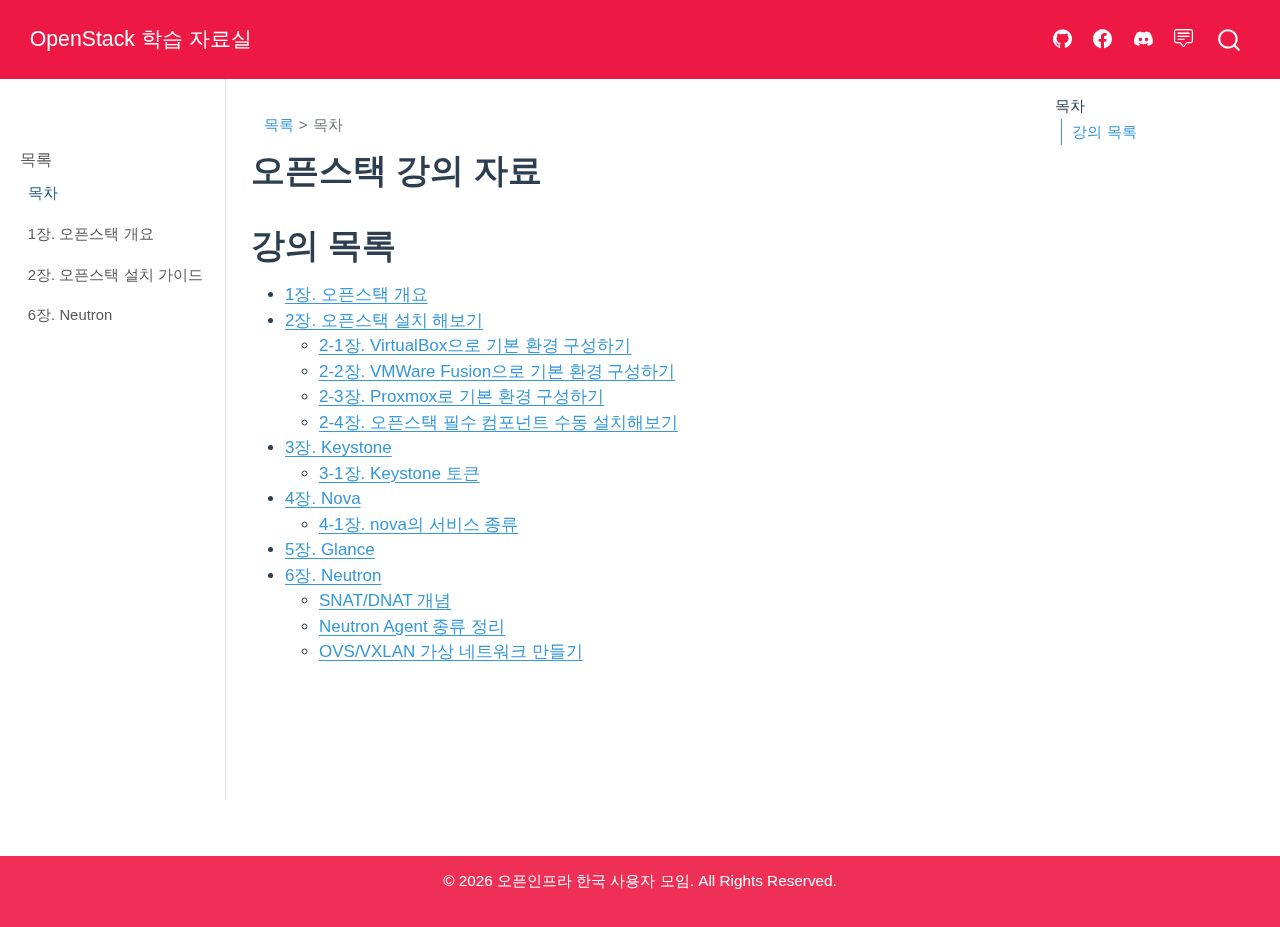
<file: lectures/index.html>
<!DOCTYPE html>
<html xmlns="http://www.w3.org/1999/xhtml" lang="ko" xml:lang="ko"><head>

<meta charset="utf-8">
<meta name="generator" content="quarto-1.9.36">

<meta name="viewport" content="width=device-width, initial-scale=1.0, user-scalable=yes">


<title>오픈스택 강의 자료 – OpenStack 학습 자료실</title>
<style>
/* Default styles provided by pandoc.
** See https://pandoc.org/MANUAL.html#variables-for-html for config info.
*/
code{white-space: pre-wrap;}
span.smallcaps{font-variant: small-caps;}
div.columns{display: flex; gap: min(4vw, 1.5em);}
div.column{flex: auto; overflow-x: auto;}
div.hanging-indent{margin-left: 1.5em; text-indent: -1.5em;}
ul.task-list{list-style: none;}
ul.task-list li input[type="checkbox"] {
  width: 0.8em;
  margin: 0 0.8em 0.2em -1em; /* quarto-specific, see https://github.com/quarto-dev/quarto-cli/issues/4556 */ 
  vertical-align: middle;
}
</style>


<script src="../site_libs/quarto-nav/quarto-nav.js"></script>
<script src="../site_libs/quarto-nav/headroom.min.js"></script>
<script src="../site_libs/clipboard/clipboard.min.js"></script>
<script src="../site_libs/quarto-search/autocomplete.umd.js"></script>
<script src="../site_libs/quarto-search/fuse.min.js"></script>
<script src="../site_libs/quarto-search/quarto-search.js"></script>
<meta name="quarto:offset" content="../">
<script src="../site_libs/quarto-html/quarto.js" type="module"></script>
<script src="../site_libs/quarto-html/tabsets/tabsets.js" type="module"></script>
<script src="../site_libs/quarto-html/popper.min.js"></script>
<script src="../site_libs/quarto-html/tippy.umd.min.js"></script>
<script src="../site_libs/quarto-html/anchor.min.js"></script>
<link href="../site_libs/quarto-html/tippy.css" rel="stylesheet">
<link href="../site_libs/quarto-html/quarto-syntax-highlighting-845c23b38eaddc0f92fda52bfe77a8c8.css" rel="stylesheet" id="quarto-text-highlighting-styles">
<script src="../site_libs/bootstrap/bootstrap.min.js"></script>
<link href="../site_libs/bootstrap/bootstrap-icons.css" rel="stylesheet">
<link href="../site_libs/bootstrap/bootstrap-85fb0186e11bdba84245cffdcc8383cd.min.css" rel="stylesheet" append-hash="true" id="quarto-bootstrap" data-mode="light">
<script id="quarto-search-options" type="application/json">{
  "location": "navbar",
  "copy-button": false,
  "collapse-after": 3,
  "panel-placement": "end",
  "type": "overlay",
  "limit": 50,
  "keyboard-shortcut": [
    "f",
    "/",
    "s"
  ],
  "show-item-context": false,
  "language": {
    "search-no-results-text": "일치 없음",
    "search-matching-documents-text": "일치된 문서",
    "search-copy-link-title": "검색 링크 복사",
    "search-hide-matches-text": "추가 검색 결과 숨기기",
    "search-more-match-text": "추가 검색결과",
    "search-more-matches-text": "추가 검색결과",
    "search-clear-button-title": "제거",
    "search-text-placeholder": "",
    "search-detached-cancel-button-title": "취소",
    "search-submit-button-title": "검색",
    "search-label": "검색"
  }
}</script>


</head>

<body class="nav-sidebar docked nav-fixed quarto-light">

<div id="quarto-search-results"></div>
  <header id="quarto-header" class="headroom fixed-top">
    <nav class="navbar navbar-expand-lg " data-bs-theme="dark">
      <div class="navbar-container container-fluid">
      <div class="navbar-brand-container mx-auto">
    <a class="navbar-brand" href="../index.html">
    <span class="navbar-title">OpenStack 학습 자료실</span>
    </a>
  </div>
            <div id="quarto-search" class="" title="검색"></div>
          <button class="navbar-toggler" type="button" data-bs-toggle="collapse" data-bs-target="#navbarCollapse" aria-controls="navbarCollapse" role="menu" aria-expanded="false" aria-label="탐색 전환" onclick="if (window.quartoToggleHeadroom) { window.quartoToggleHeadroom(); }">
  <span class="navbar-toggler-icon"></span>
</button>
          <div class="collapse navbar-collapse" id="navbarCollapse">
            <ul class="navbar-nav navbar-nav-scroll ms-auto">
  <li class="nav-item compact">
    <a class="nav-link" href="https://github.com/openstack-kr/openstack-book"> <i class="bi bi-github" role="img">
</i> 
<span class="menu-text"></span></a>
  </li>  
  <li class="nav-item compact">
    <a class="nav-link" href="https://www.facebook.com/groups/openstack-kr"> <i class="bi bi-facebook" role="img">
</i> 
<span class="menu-text"></span></a>
  </li>  
  <li class="nav-item compact">
    <a class="nav-link" href="https://discord.gg/3ZzKMJKtPg"> <i class="bi bi-discord" role="img">
</i> 
<span class="menu-text"></span></a>
  </li>  
  <li class="nav-item compact">
    <a class="nav-link" href="https://forum.openinfra-kr.org/"> <i class="bi bi-chat-square-text" role="img">
</i> 
<span class="menu-text"></span></a>
  </li>  
</ul>
          </div> <!-- /navcollapse -->
            <div class="quarto-navbar-tools">
</div>
      </div> <!-- /container-fluid -->
    </nav>
  <nav class="quarto-secondary-nav">
    <div class="container-fluid d-flex">
      <button type="button" class="quarto-btn-toggle btn" data-bs-toggle="collapse" role="button" data-bs-target=".quarto-sidebar-collapse-item" aria-controls="quarto-sidebar" aria-expanded="false" aria-label="사이드바 전환" onclick="if (window.quartoToggleHeadroom) { window.quartoToggleHeadroom(); }">
        <i class="bi bi-layout-text-sidebar-reverse"></i>
      </button>
        <nav class="quarto-page-breadcrumbs" aria-label="breadcrumb"><ol class="breadcrumb"><li class="breadcrumb-item"><a href="../lectures/index.html">목록</a></li><li class="breadcrumb-item"><a href="../lectures/index.html">목차</a></li></ol></nav>
        <a class="flex-grow-1" role="navigation" data-bs-toggle="collapse" data-bs-target=".quarto-sidebar-collapse-item" aria-controls="quarto-sidebar" aria-expanded="false" aria-label="사이드바 전환" onclick="if (window.quartoToggleHeadroom) { window.quartoToggleHeadroom(); }">      
        </a>
      <button type="button" class="btn quarto-search-button" aria-label="검색" onclick="window.quartoOpenSearch();">
        <i class="bi bi-search"></i>
      </button>
    </div>
  </nav>
</header>
<!-- content -->
<div id="quarto-content" class="quarto-container page-columns page-rows-contents page-layout-article page-navbar">
<!-- sidebar -->
  <nav id="quarto-sidebar" class="sidebar collapse collapse-horizontal quarto-sidebar-collapse-item sidebar-navigation docked overflow-auto">
        <div class="mt-2 flex-shrink-0 align-items-center">
        <div class="sidebar-search">
        <div id="quarto-search" class="" title="검색"></div>
        </div>
        </div>
    <div class="sidebar-menu-container"> 
    <ul class="list-unstyled mt-1">
        <li class="sidebar-item sidebar-item-section">
      <div class="sidebar-item-container"> 
            <a class="sidebar-item-text sidebar-link text-start" data-bs-toggle="collapse" data-bs-target="#" role="navigation" aria-expanded="true">
 <span class="menu-text">목록</span></a>
          <a class="sidebar-item-toggle text-start" data-bs-toggle="collapse" data-bs-target="#" role="navigation" aria-expanded="true" aria-label="토글 섹션">
            <i class="bi bi-chevron-right ms-2"></i>
          </a> 
      </div>
      <ul id="" class="collapse list-unstyled sidebar-section depth1 show">  
          <li class="sidebar-item">
  <div class="sidebar-item-container"> 
  <a href="../lectures/index.html" class="sidebar-item-text sidebar-link active">
 <span class="menu-text">목차</span></a>
  </div>
</li>
          <li class="sidebar-item">
  <div class="sidebar-item-container"> 
  <a href="../lectures/ch1_lec.html" class="sidebar-item-text sidebar-link">
 <span class="menu-text">1장. 오픈스택 개요</span></a>
  </div>
</li>
          <li class="sidebar-item">
  <div class="sidebar-item-container"> 
  <a href="../lectures/ch2_lec.html" class="sidebar-item-text sidebar-link">
 <span class="menu-text">2장. 오픈스택 설치 가이드</span></a>
  </div>
</li>
          <li class="sidebar-item sidebar-item-section">
      <div class="sidebar-item-container"> 
            <a href="../lectures/ch6_lec.html" class="sidebar-item-text sidebar-link">
 <span class="menu-text">6장. Neutron</span></a>
          <a class="sidebar-item-toggle text-start collapsed" data-bs-toggle="collapse" data-bs-target="#quarto-sidebar-section-1" role="navigation" aria-expanded="false" aria-label="토글 섹션">
            <i class="bi bi-chevron-right ms-2"></i>
          </a> 
      </div>
      <ul id="quarto-sidebar-section-1" class="collapse list-unstyled sidebar-section depth2 ">  
          <li class="sidebar-item">
  <div class="sidebar-item-container"> 
  <a href="../lectures/ch6/neutron_agents.html" class="sidebar-item-text sidebar-link">
 <span class="menu-text">6-1. Neutron의 agent에 대해 알아보기</span></a>
  </div>
</li>
          <li class="sidebar-item">
  <div class="sidebar-item-container"> 
  <a href="../lectures/ch6/snat_dnat.html" class="sidebar-item-text sidebar-link">
 <span class="menu-text">6-12. SNAT/DNAT란?</span></a>
  </div>
</li>
          <li class="sidebar-item">
  <div class="sidebar-item-container"> 
  <a href="../lectures/ch6/ovs_vxlan_vpn.html" class="sidebar-item-text sidebar-link">
 <span class="menu-text">6-15. OVS와 VXLAN를 이용해 가상 네트워크 만들기</span></a>
  </div>
</li>
      </ul>
  </li>
      </ul>
  </li>
    </ul>
    </div>
</nav>
<div id="quarto-sidebar-glass" class="quarto-sidebar-collapse-item" data-bs-toggle="collapse" data-bs-target=".quarto-sidebar-collapse-item"></div>
<!-- margin-sidebar -->
    <div id="quarto-margin-sidebar" class="sidebar margin-sidebar">
        <nav id="TOC" role="doc-toc" class="toc-active">
    <h2 id="toc-title">목차</h2>
   
  <ul>
  <li><a href="#강의-목록" id="toc-강의-목록" class="nav-link active" data-scroll-target="#강의-목록">강의 목록</a></li>
  </ul>
</nav>
    </div>
<!-- main -->
<main class="content" id="quarto-document-content">

<header id="title-block-header" class="quarto-title-block default"><nav class="quarto-page-breadcrumbs quarto-title-breadcrumbs d-none d-lg-block" aria-label="breadcrumb"><ol class="breadcrumb"><li class="breadcrumb-item"><a href="../lectures/index.html">목록</a></li><li class="breadcrumb-item"><a href="../lectures/index.html">목차</a></li></ol></nav>
<div class="quarto-title">
<h1 class="title">오픈스택 강의 자료</h1>
</div>



<div class="quarto-title-meta">

    
  
    
  </div>
  


</header>


<section id="강의-목록" class="level1">
<h1>강의 목록</h1>
<ul>
<li><a href="../lectures/ch1_lec.html">1장. 오픈스택 개요</a></li>
<li><a href="../lectures/ch2_lec.html">2장. 오픈스택 설치 해보기</a>
<ul>
<li><a href="../lectures/ch2/ch2_1_lec.html">2-1장. VirtualBox으로 기본 환경 구성하기</a></li>
<li><a href="../lectures/ch2/ch2_2_lec.html">2-2장. VMWare Fusion으로 기본 환경 구성하기</a></li>
<li><a href="../lectures/ch2/ch2_2_lec.html">2-3장. Proxmox로 기본 환경 구성하기</a></li>
<li><a href="../lectures/ch2/ch2_2_lec.html">2-4장. 오픈스택 필수 컴포넌트 수동 설치해보기</a></li>
</ul></li>
<li><a href="">3장. Keystone</a>
<ul>
<li><a href="">3-1장. Keystone 토큰</a></li>
</ul></li>
<li><a href="">4장. Nova</a>
<ul>
<li><a href="">4-1장. nova의 서비스 종류</a></li>
</ul></li>
<li><a href="">5장. Glance</a></li>
<li><a href="../lectures/ch6_lec.html">6장. Neutron</a>
<ul>
<li><a href="../lectures/ch6/snat_dnat.html">SNAT/DNAT 개념</a></li>
<li><a href="../lectures/ch6/neutron_agents.html">Neutron Agent 종류 정리</a></li>
<li><a href="../lectures/ch6/ovs_vxlan_vpn.html">OVS/VXLAN 가상 네트워크 만들기</a></li>
</ul></li>
</ul>


</section>

</main> <!-- /main -->
<footer class="footer">
    <div class="container">
        <p>© <span id="current-year"></span> 오픈인프라 한국 사용자 모임. All Rights Reserved.</p>
    </div>
</footer>

<script>
    document.getElementById('current-year').textContent = new Date().getFullYear();
</script> 
<script id="quarto-html-after-body" type="application/javascript">
  window.document.addEventListener("DOMContentLoaded", function (event) {
    const icon = "";
    const anchorJS = new window.AnchorJS();
    anchorJS.options = {
      placement: 'right',
      icon: icon
    };
    anchorJS.add('.anchored');
    const isCodeAnnotation = (el) => {
      for (const clz of el.classList) {
        if (clz.startsWith('code-annotation-')) {                     
          return true;
        }
      }
      return false;
    }
    const onCopySuccess = function(e) {
      // button target
      const button = e.trigger;
      // don't keep focus
      button.blur();
      // flash "checked"
      button.classList.add('code-copy-button-checked');
      var currentTitle = button.getAttribute("title");
      button.setAttribute("title", "복사완료!");
      let tooltip;
      if (window.bootstrap) {
        button.setAttribute("data-bs-toggle", "tooltip");
        button.setAttribute("data-bs-placement", "left");
        button.setAttribute("data-bs-title", "복사완료!");
        tooltip = new bootstrap.Tooltip(button, 
          { trigger: "manual", 
            customClass: "code-copy-button-tooltip",
            offset: [0, -8]});
        tooltip.show();    
      }
      setTimeout(function() {
        if (tooltip) {
          tooltip.hide();
          button.removeAttribute("data-bs-title");
          button.removeAttribute("data-bs-toggle");
          button.removeAttribute("data-bs-placement");
        }
        button.setAttribute("title", currentTitle);
        button.classList.remove('code-copy-button-checked');
      }, 1000);
      // clear code selection
      e.clearSelection();
    }
    const getTextToCopy = function(trigger) {
      const outerScaffold = trigger.parentElement.cloneNode(true);
      const codeEl = outerScaffold.querySelector('code');
      for (const childEl of codeEl.children) {
        if (isCodeAnnotation(childEl)) {
          childEl.remove();
        }
      }
      return codeEl.innerText;
    }
    const clipboard = new window.ClipboardJS('.code-copy-button:not([data-in-quarto-modal])', {
      text: getTextToCopy
    });
    clipboard.on('success', onCopySuccess);
    if (window.document.getElementById('quarto-embedded-source-code-modal')) {
      const clipboardModal = new window.ClipboardJS('.code-copy-button[data-in-quarto-modal]', {
        text: getTextToCopy,
        container: window.document.getElementById('quarto-embedded-source-code-modal')
      });
      clipboardModal.on('success', onCopySuccess);
    }
      var localhostRegex = new RegExp(/^(?:http|https):\/\/localhost\:?[0-9]*\//);
      var mailtoRegex = new RegExp(/^mailto:/);
        var filterRegex = new RegExp('/' + window.location.host + '/');
      var isInternal = (href) => {
          return filterRegex.test(href) || localhostRegex.test(href) || mailtoRegex.test(href);
      }
      // Inspect non-navigation links and adorn them if external
     var links = window.document.querySelectorAll('a[href]:not(.nav-link):not(.navbar-brand):not(.toc-action):not(.sidebar-link):not(.sidebar-item-toggle):not(.pagination-link):not(.no-external):not([aria-hidden]):not(.dropdown-item):not(.quarto-navigation-tool):not(.about-link)');
      for (var i=0; i<links.length; i++) {
        const link = links[i];
        if (!isInternal(link.href)) {
          // undo the damage that might have been done by quarto-nav.js in the case of
          // links that we want to consider external
          if (link.dataset.originalHref !== undefined) {
            link.href = link.dataset.originalHref;
          }
        }
      }
    function tippyHover(el, contentFn, onTriggerFn, onUntriggerFn) {
      const config = {
        allowHTML: true,
        maxWidth: 500,
        delay: 100,
        arrow: false,
        appendTo: function(el) {
            return el.parentElement;
        },
        interactive: true,
        interactiveBorder: 10,
        theme: 'quarto',
        placement: 'bottom-start',
      };
      if (contentFn) {
        config.content = contentFn;
      }
      if (onTriggerFn) {
        config.onTrigger = onTriggerFn;
      }
      if (onUntriggerFn) {
        config.onUntrigger = onUntriggerFn;
      }
      window.tippy(el, config); 
    }
    const noterefs = window.document.querySelectorAll('a[role="doc-noteref"]');
    for (var i=0; i<noterefs.length; i++) {
      const ref = noterefs[i];
      tippyHover(ref, function() {
        // use id or data attribute instead here
        let href = ref.getAttribute('data-footnote-href') || ref.getAttribute('href');
        try { href = new URL(href).hash; } catch {}
        const id = href.replace(/^#\/?/, "");
        const note = window.document.getElementById(id);
        if (note) {
          return note.innerHTML;
        } else {
          return "";
        }
      });
    }
    const xrefs = window.document.querySelectorAll('a.quarto-xref');
    const processXRef = (id, note) => {
      // Strip column container classes
      const stripColumnClz = (el) => {
        el.classList.remove("page-full", "page-columns");
        if (el.children) {
          for (const child of el.children) {
            stripColumnClz(child);
          }
        }
      }
      stripColumnClz(note)
      if (id === null || id.startsWith('sec-')) {
        // Special case sections, only their first couple elements
        const container = document.createElement("div");
        if (note.children && note.children.length > 2) {
          container.appendChild(note.children[0].cloneNode(true));
          for (let i = 1; i < note.children.length; i++) {
            const child = note.children[i];
            if (child.tagName === "P" && child.innerText === "") {
              continue;
            } else {
              container.appendChild(child.cloneNode(true));
              break;
            }
          }
          if (window.Quarto?.typesetMath) {
            window.Quarto.typesetMath(container);
          }
          return container.innerHTML
        } else {
          if (window.Quarto?.typesetMath) {
            window.Quarto.typesetMath(note);
          }
          return note.innerHTML;
        }
      } else {
        // Remove any anchor links if they are present
        const anchorLink = note.querySelector('a.anchorjs-link');
        if (anchorLink) {
          anchorLink.remove();
        }
        if (window.Quarto?.typesetMath) {
          window.Quarto.typesetMath(note);
        }
        if (note.classList.contains("callout")) {
          return note.outerHTML;
        } else {
          return note.innerHTML;
        }
      }
    }
    for (var i=0; i<xrefs.length; i++) {
      const xref = xrefs[i];
      tippyHover(xref, undefined, function(instance) {
        instance.disable();
        let url = xref.getAttribute('href');
        let hash = undefined; 
        if (url.startsWith('#')) {
          hash = url;
        } else {
          try { hash = new URL(url).hash; } catch {}
        }
        if (hash) {
          const id = hash.replace(/^#\/?/, "");
          const note = window.document.getElementById(id);
          if (note !== null) {
            try {
              const html = processXRef(id, note.cloneNode(true));
              instance.setContent(html);
            } finally {
              instance.enable();
              instance.show();
            }
          } else {
            // See if we can fetch this
            fetch(url.split('#')[0])
            .then(res => res.text())
            .then(html => {
              const parser = new DOMParser();
              const htmlDoc = parser.parseFromString(html, "text/html");
              const note = htmlDoc.getElementById(id);
              if (note !== null) {
                const html = processXRef(id, note);
                instance.setContent(html);
              } 
            }).finally(() => {
              instance.enable();
              instance.show();
            });
          }
        } else {
          // See if we can fetch a full url (with no hash to target)
          // This is a special case and we should probably do some content thinning / targeting
          fetch(url)
          .then(res => res.text())
          .then(html => {
            const parser = new DOMParser();
            const htmlDoc = parser.parseFromString(html, "text/html");
            const note = htmlDoc.querySelector('main.content');
            if (note !== null) {
              // This should only happen for chapter cross references
              // (since there is no id in the URL)
              // remove the first header
              if (note.children.length > 0 && note.children[0].tagName === "HEADER") {
                note.children[0].remove();
              }
              const html = processXRef(null, note);
              instance.setContent(html);
            } 
          }).finally(() => {
            instance.enable();
            instance.show();
          });
        }
      }, function(instance) {
      });
    }
        let selectedAnnoteEl;
        const selectorForAnnotation = ( cell, annotation) => {
          let cellAttr = 'data-code-cell="' + cell + '"';
          let lineAttr = 'data-code-annotation="' +  annotation + '"';
          const selector = 'span[' + cellAttr + '][' + lineAttr + ']';
          return selector;
        }
        const selectCodeLines = (annoteEl) => {
          const doc = window.document;
          const targetCell = annoteEl.getAttribute("data-target-cell");
          const targetAnnotation = annoteEl.getAttribute("data-target-annotation");
          const annoteSpan = window.document.querySelector(selectorForAnnotation(targetCell, targetAnnotation));
          const lines = annoteSpan.getAttribute("data-code-lines").split(",");
          const lineIds = lines.map((line) => {
            return targetCell + "-" + line;
          })
          let top = null;
          let height = null;
          let parent = null;
          if (lineIds.length > 0) {
              //compute the position of the single el (top and bottom and make a div)
              const el = window.document.getElementById(lineIds[0]);
              top = el.offsetTop;
              height = el.offsetHeight;
              parent = el.parentElement.parentElement;
            if (lineIds.length > 1) {
              const lastEl = window.document.getElementById(lineIds[lineIds.length - 1]);
              const bottom = lastEl.offsetTop + lastEl.offsetHeight;
              height = bottom - top;
            }
            if (top !== null && height !== null && parent !== null) {
              // cook up a div (if necessary) and position it 
              let div = window.document.getElementById("code-annotation-line-highlight");
              if (div === null) {
                div = window.document.createElement("div");
                div.setAttribute("id", "code-annotation-line-highlight");
                div.style.position = 'absolute';
                parent.appendChild(div);
              }
              div.style.top = top - 2 + "px";
              div.style.height = height + 4 + "px";
              div.style.left = 0;
              let gutterDiv = window.document.getElementById("code-annotation-line-highlight-gutter");
              if (gutterDiv === null) {
                gutterDiv = window.document.createElement("div");
                gutterDiv.setAttribute("id", "code-annotation-line-highlight-gutter");
                gutterDiv.style.position = 'absolute';
                const codeCell = window.document.getElementById(targetCell);
                const gutter = codeCell.querySelector('.code-annotation-gutter');
                gutter.appendChild(gutterDiv);
              }
              gutterDiv.style.top = top - 2 + "px";
              gutterDiv.style.height = height + 4 + "px";
            }
            selectedAnnoteEl = annoteEl;
          }
        };
        const unselectCodeLines = () => {
          const elementsIds = ["code-annotation-line-highlight", "code-annotation-line-highlight-gutter"];
          elementsIds.forEach((elId) => {
            const div = window.document.getElementById(elId);
            if (div) {
              div.remove();
            }
          });
          selectedAnnoteEl = undefined;
        };
          // Handle positioning of the toggle
      window.addEventListener(
        "resize",
        throttle(() => {
          elRect = undefined;
          if (selectedAnnoteEl) {
            selectCodeLines(selectedAnnoteEl);
          }
        }, 10)
      );
      function throttle(fn, ms) {
      let throttle = false;
      let timer;
        return (...args) => {
          if(!throttle) { // first call gets through
              fn.apply(this, args);
              throttle = true;
          } else { // all the others get throttled
              if(timer) clearTimeout(timer); // cancel #2
              timer = setTimeout(() => {
                fn.apply(this, args);
                timer = throttle = false;
              }, ms);
          }
        };
      }
        // Attach click handler to the DT
        const annoteDls = window.document.querySelectorAll('dt[data-target-cell]');
        for (const annoteDlNode of annoteDls) {
          annoteDlNode.addEventListener('click', (event) => {
            const clickedEl = event.target;
            if (clickedEl !== selectedAnnoteEl) {
              unselectCodeLines();
              const activeEl = window.document.querySelector('dt[data-target-cell].code-annotation-active');
              if (activeEl) {
                activeEl.classList.remove('code-annotation-active');
              }
              selectCodeLines(clickedEl);
              clickedEl.classList.add('code-annotation-active');
            } else {
              // Unselect the line
              unselectCodeLines();
              clickedEl.classList.remove('code-annotation-active');
            }
          });
        }
    const findCites = (el) => {
      const parentEl = el.parentElement;
      if (parentEl) {
        const cites = parentEl.dataset.cites;
        if (cites) {
          return {
            el,
            cites: cites.split(' ')
          };
        } else {
          return findCites(el.parentElement)
        }
      } else {
        return undefined;
      }
    };
    var bibliorefs = window.document.querySelectorAll('a[role="doc-biblioref"]');
    for (var i=0; i<bibliorefs.length; i++) {
      const ref = bibliorefs[i];
      const citeInfo = findCites(ref);
      if (citeInfo) {
        tippyHover(citeInfo.el, function() {
          var popup = window.document.createElement('div');
          citeInfo.cites.forEach(function(cite) {
            var citeDiv = window.document.createElement('div');
            citeDiv.classList.add('hanging-indent');
            citeDiv.classList.add('csl-entry');
            var biblioDiv = window.document.getElementById('ref-' + cite);
            if (biblioDiv) {
              citeDiv.innerHTML = biblioDiv.innerHTML;
            }
            popup.appendChild(citeDiv);
          });
          return popup.innerHTML;
        });
      }
    }
  });
  </script>
</div> <!-- /content -->




</body></html>
</file>
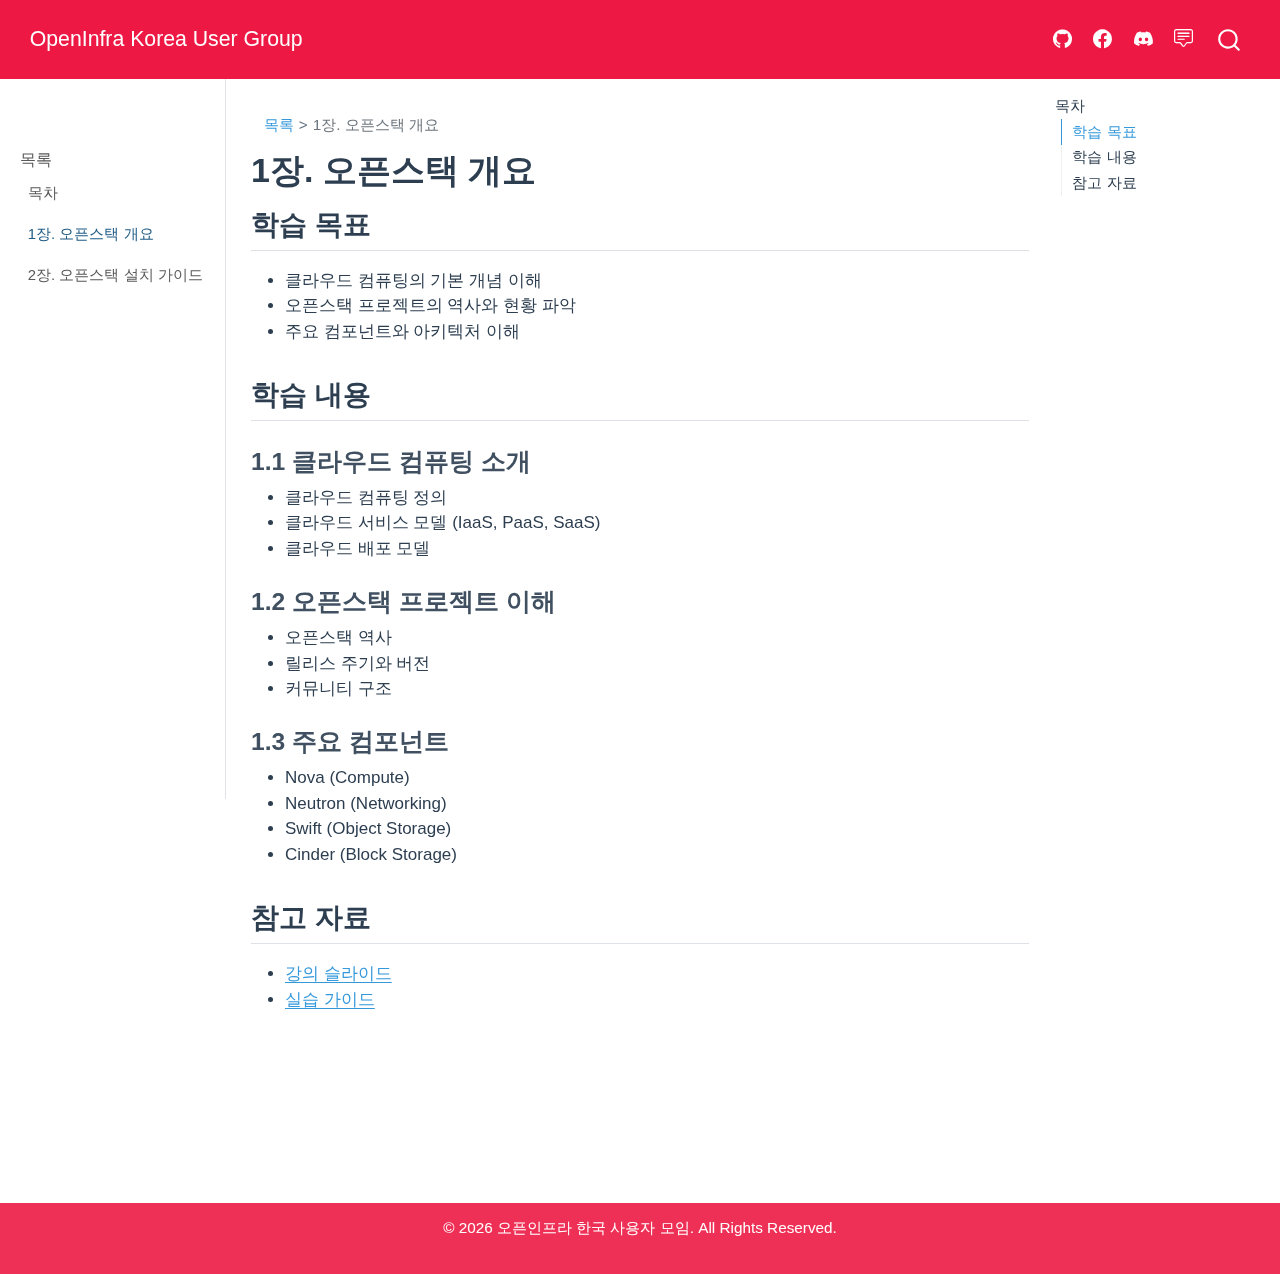
<file: lectures/ch1_lec.html>
<!DOCTYPE html>
<html xmlns="http://www.w3.org/1999/xhtml" lang="ko" xml:lang="ko"><head>

<meta charset="utf-8">
<meta name="generator" content="quarto-1.8.27">

<meta name="viewport" content="width=device-width, initial-scale=1.0, user-scalable=yes">


<title>1장. 오픈스택 개요 – OpenInfra Korea User Group</title>
<style>
code{white-space: pre-wrap;}
span.smallcaps{font-variant: small-caps;}
div.columns{display: flex; gap: min(4vw, 1.5em);}
div.column{flex: auto; overflow-x: auto;}
div.hanging-indent{margin-left: 1.5em; text-indent: -1.5em;}
ul.task-list{list-style: none;}
ul.task-list li input[type="checkbox"] {
  width: 0.8em;
  margin: 0 0.8em 0.2em -1em; /* quarto-specific, see https://github.com/quarto-dev/quarto-cli/issues/4556 */ 
  vertical-align: middle;
}
</style>


<script src="../site_libs/quarto-nav/quarto-nav.js"></script>
<script src="../site_libs/quarto-nav/headroom.min.js"></script>
<script src="../site_libs/clipboard/clipboard.min.js"></script>
<script src="../site_libs/quarto-search/autocomplete.umd.js"></script>
<script src="../site_libs/quarto-search/fuse.min.js"></script>
<script src="../site_libs/quarto-search/quarto-search.js"></script>
<meta name="quarto:offset" content="../">
<script src="../site_libs/quarto-html/quarto.js" type="module"></script>
<script src="../site_libs/quarto-html/tabsets/tabsets.js" type="module"></script>
<script src="../site_libs/quarto-html/axe/axe-check.js" type="module"></script>
<script src="../site_libs/quarto-html/popper.min.js"></script>
<script src="../site_libs/quarto-html/tippy.umd.min.js"></script>
<script src="../site_libs/quarto-html/anchor.min.js"></script>
<link href="../site_libs/quarto-html/tippy.css" rel="stylesheet">
<link href="../site_libs/quarto-html/quarto-syntax-highlighting-ed96de9b727972fe78a7b5d16c58bf87.css" rel="stylesheet" id="quarto-text-highlighting-styles">
<script src="../site_libs/bootstrap/bootstrap.min.js"></script>
<link href="../site_libs/bootstrap/bootstrap-icons.css" rel="stylesheet">
<link href="../site_libs/bootstrap/bootstrap-68c675bdf50730cc809bdc56855e2b53.min.css" rel="stylesheet" append-hash="true" id="quarto-bootstrap" data-mode="light">
<script id="quarto-search-options" type="application/json">{
  "location": "navbar",
  "copy-button": false,
  "collapse-after": 3,
  "panel-placement": "end",
  "type": "overlay",
  "limit": 50,
  "keyboard-shortcut": [
    "f",
    "/",
    "s"
  ],
  "show-item-context": false,
  "language": {
    "search-no-results-text": "일치 없음",
    "search-matching-documents-text": "일치된 문서",
    "search-copy-link-title": "검색 링크 복사",
    "search-hide-matches-text": "추가 검색 결과 숨기기",
    "search-more-match-text": "추가 검색결과",
    "search-more-matches-text": "추가 검색결과",
    "search-clear-button-title": "제거",
    "search-text-placeholder": "",
    "search-detached-cancel-button-title": "취소",
    "search-submit-button-title": "검색",
    "search-label": "검색"
  }
}</script>


</head>

<body class="nav-sidebar docked nav-fixed quarto-light">

<div id="quarto-search-results"></div>
  <header id="quarto-header" class="headroom fixed-top">
    <nav class="navbar navbar-expand-lg " data-bs-theme="dark">
      <div class="navbar-container container-fluid">
      <div class="navbar-brand-container mx-auto">
    <a class="navbar-brand" href="../index.html">
    <span class="navbar-title">OpenInfra Korea User Group</span>
    </a>
  </div>
            <div id="quarto-search" class="" title="검색"></div>
          <button class="navbar-toggler" type="button" data-bs-toggle="collapse" data-bs-target="#navbarCollapse" aria-controls="navbarCollapse" role="menu" aria-expanded="false" aria-label="탐색 전환" onclick="if (window.quartoToggleHeadroom) { window.quartoToggleHeadroom(); }">
  <span class="navbar-toggler-icon"></span>
</button>
          <div class="collapse navbar-collapse" id="navbarCollapse">
            <ul class="navbar-nav navbar-nav-scroll ms-auto">
  <li class="nav-item compact">
    <a class="nav-link" href="https://github.com/openstack-kr/openstack-book"> <i class="bi bi-github" role="img">
</i> 
<span class="menu-text"></span></a>
  </li>  
  <li class="nav-item compact">
    <a class="nav-link" href="https://www.facebook.com/groups/openstack-kr"> <i class="bi bi-facebook" role="img">
</i> 
<span class="menu-text"></span></a>
  </li>  
  <li class="nav-item compact">
    <a class="nav-link" href="https://discord.gg/3ZzKMJKtPg"> <i class="bi bi-discord" role="img">
</i> 
<span class="menu-text"></span></a>
  </li>  
  <li class="nav-item compact">
    <a class="nav-link" href="https://forum.openinfra-kr.org/"> <i class="bi bi-chat-square-text" role="img">
</i> 
<span class="menu-text"></span></a>
  </li>  
</ul>
          </div> <!-- /navcollapse -->
            <div class="quarto-navbar-tools">
</div>
      </div> <!-- /container-fluid -->
    </nav>
  <nav class="quarto-secondary-nav">
    <div class="container-fluid d-flex">
      <button type="button" class="quarto-btn-toggle btn" data-bs-toggle="collapse" role="button" data-bs-target=".quarto-sidebar-collapse-item" aria-controls="quarto-sidebar" aria-expanded="false" aria-label="사이드바 전환" onclick="if (window.quartoToggleHeadroom) { window.quartoToggleHeadroom(); }">
        <i class="bi bi-layout-text-sidebar-reverse"></i>
      </button>
        <nav class="quarto-page-breadcrumbs" aria-label="breadcrumb"><ol class="breadcrumb"><li class="breadcrumb-item"><a href="../lectures/index.html">목록</a></li><li class="breadcrumb-item"><a href="../lectures/ch1_lec.html">1장. 오픈스택 개요</a></li></ol></nav>
        <a class="flex-grow-1" role="navigation" data-bs-toggle="collapse" data-bs-target=".quarto-sidebar-collapse-item" aria-controls="quarto-sidebar" aria-expanded="false" aria-label="사이드바 전환" onclick="if (window.quartoToggleHeadroom) { window.quartoToggleHeadroom(); }">      
        </a>
      <button type="button" class="btn quarto-search-button" aria-label="검색" onclick="window.quartoOpenSearch();">
        <i class="bi bi-search"></i>
      </button>
    </div>
  </nav>
</header>
<!-- content -->
<div id="quarto-content" class="quarto-container page-columns page-rows-contents page-layout-article page-navbar">
<!-- sidebar -->
  <nav id="quarto-sidebar" class="sidebar collapse collapse-horizontal quarto-sidebar-collapse-item sidebar-navigation docked overflow-auto">
        <div class="mt-2 flex-shrink-0 align-items-center">
        <div class="sidebar-search">
        <div id="quarto-search" class="" title="검색"></div>
        </div>
        </div>
    <div class="sidebar-menu-container"> 
    <ul class="list-unstyled mt-1">
        <li class="sidebar-item sidebar-item-section">
      <div class="sidebar-item-container"> 
            <a class="sidebar-item-text sidebar-link text-start" data-bs-toggle="collapse" data-bs-target="#" role="navigation" aria-expanded="true">
 <span class="menu-text">목록</span></a>
          <a class="sidebar-item-toggle text-start" data-bs-toggle="collapse" data-bs-target="#" role="navigation" aria-expanded="true" aria-label="토글 섹션">
            <i class="bi bi-chevron-right ms-2"></i>
          </a> 
      </div>
      <ul id="" class="collapse list-unstyled sidebar-section depth1 show">  
          <li class="sidebar-item">
  <div class="sidebar-item-container"> 
  <a href="../lectures/index.html" class="sidebar-item-text sidebar-link">
 <span class="menu-text">목차</span></a>
  </div>
</li>
          <li class="sidebar-item">
  <div class="sidebar-item-container"> 
  <a href="../lectures/ch1_lec.html" class="sidebar-item-text sidebar-link active">
 <span class="menu-text">1장. 오픈스택 개요</span></a>
  </div>
</li>
          <li class="sidebar-item">
  <div class="sidebar-item-container"> 
  <a href="../lectures/ch2_lec.html" class="sidebar-item-text sidebar-link">
 <span class="menu-text">2장. 오픈스택 설치 가이드</span></a>
  </div>
</li>
      </ul>
  </li>
    </ul>
    </div>
</nav>
<div id="quarto-sidebar-glass" class="quarto-sidebar-collapse-item" data-bs-toggle="collapse" data-bs-target=".quarto-sidebar-collapse-item"></div>
<!-- margin-sidebar -->
    <div id="quarto-margin-sidebar" class="sidebar margin-sidebar">
        <nav id="TOC" role="doc-toc" class="toc-active">
    <h2 id="toc-title">목차</h2>
   
  <ul>
  <li><a href="#학습-목표" id="toc-학습-목표" class="nav-link active" data-scroll-target="#학습-목표">학습 목표</a></li>
  <li><a href="#학습-내용" id="toc-학습-내용" class="nav-link" data-scroll-target="#학습-내용">학습 내용</a>
  <ul class="collapse">
  <li><a href="#클라우드-컴퓨팅-소개" id="toc-클라우드-컴퓨팅-소개" class="nav-link" data-scroll-target="#클라우드-컴퓨팅-소개">1.1 클라우드 컴퓨팅 소개</a></li>
  <li><a href="#오픈스택-프로젝트-이해" id="toc-오픈스택-프로젝트-이해" class="nav-link" data-scroll-target="#오픈스택-프로젝트-이해">1.2 오픈스택 프로젝트 이해</a></li>
  <li><a href="#주요-컴포넌트" id="toc-주요-컴포넌트" class="nav-link" data-scroll-target="#주요-컴포넌트">1.3 주요 컴포넌트</a></li>
  </ul></li>
  <li><a href="#참고-자료" id="toc-참고-자료" class="nav-link" data-scroll-target="#참고-자료">참고 자료</a></li>
  </ul>
</nav>
    </div>
<!-- main -->
<main class="content" id="quarto-document-content">

<header id="title-block-header" class="quarto-title-block default"><nav class="quarto-page-breadcrumbs quarto-title-breadcrumbs d-none d-lg-block" aria-label="breadcrumb"><ol class="breadcrumb"><li class="breadcrumb-item"><a href="../lectures/index.html">목록</a></li><li class="breadcrumb-item"><a href="../lectures/ch1_lec.html">1장. 오픈스택 개요</a></li></ol></nav>
<div class="quarto-title">
<h1 class="title">1장. 오픈스택 개요</h1>
</div>



<div class="quarto-title-meta">

    
  
    
  </div>
  


</header>


<section id="학습-목표" class="level2">
<h2 class="anchored" data-anchor-id="학습-목표">학습 목표</h2>
<ul>
<li>클라우드 컴퓨팅의 기본 개념 이해</li>
<li>오픈스택 프로젝트의 역사와 현황 파악</li>
<li>주요 컴포넌트와 아키텍처 이해</li>
</ul>
</section>
<section id="학습-내용" class="level2">
<h2 class="anchored" data-anchor-id="학습-내용">학습 내용</h2>
<section id="클라우드-컴퓨팅-소개" class="level3">
<h3 class="anchored" data-anchor-id="클라우드-컴퓨팅-소개">1.1 클라우드 컴퓨팅 소개</h3>
<ul>
<li>클라우드 컴퓨팅 정의</li>
<li>클라우드 서비스 모델 (IaaS, PaaS, SaaS)</li>
<li>클라우드 배포 모델</li>
</ul>
</section>
<section id="오픈스택-프로젝트-이해" class="level3">
<h3 class="anchored" data-anchor-id="오픈스택-프로젝트-이해">1.2 오픈스택 프로젝트 이해</h3>
<ul>
<li>오픈스택 역사</li>
<li>릴리스 주기와 버전</li>
<li>커뮤니티 구조</li>
</ul>
</section>
<section id="주요-컴포넌트" class="level3">
<h3 class="anchored" data-anchor-id="주요-컴포넌트">1.3 주요 컴포넌트</h3>
<ul>
<li>Nova (Compute)</li>
<li>Neutron (Networking)</li>
<li>Swift (Object Storage)</li>
<li>Cinder (Block Storage)</li>
</ul>
</section>
</section>
<section id="참고-자료" class="level2">
<h2 class="anchored" data-anchor-id="참고-자료">참고 자료</h2>
<ul>
<li><a href="../materials/ch1-overview.pdf">강의 슬라이드</a></li>
<li><a href="../guides/basic.html">실습 가이드</a></li>
</ul>


</section>

</main> <!-- /main -->
<footer class="footer">
    <div class="container">
        <p>© <span id="current-year"></span> 오픈인프라 한국 사용자 모임. All Rights Reserved.</p>
    </div>
</footer>

<script>
    document.getElementById('current-year').textContent = new Date().getFullYear();
</script> 
<script id="quarto-html-after-body" type="application/javascript">
  window.document.addEventListener("DOMContentLoaded", function (event) {
    const icon = "";
    const anchorJS = new window.AnchorJS();
    anchorJS.options = {
      placement: 'right',
      icon: icon
    };
    anchorJS.add('.anchored');
    const isCodeAnnotation = (el) => {
      for (const clz of el.classList) {
        if (clz.startsWith('code-annotation-')) {                     
          return true;
        }
      }
      return false;
    }
    const onCopySuccess = function(e) {
      // button target
      const button = e.trigger;
      // don't keep focus
      button.blur();
      // flash "checked"
      button.classList.add('code-copy-button-checked');
      var currentTitle = button.getAttribute("title");
      button.setAttribute("title", "복사완료!");
      let tooltip;
      if (window.bootstrap) {
        button.setAttribute("data-bs-toggle", "tooltip");
        button.setAttribute("data-bs-placement", "left");
        button.setAttribute("data-bs-title", "복사완료!");
        tooltip = new bootstrap.Tooltip(button, 
          { trigger: "manual", 
            customClass: "code-copy-button-tooltip",
            offset: [0, -8]});
        tooltip.show();    
      }
      setTimeout(function() {
        if (tooltip) {
          tooltip.hide();
          button.removeAttribute("data-bs-title");
          button.removeAttribute("data-bs-toggle");
          button.removeAttribute("data-bs-placement");
        }
        button.setAttribute("title", currentTitle);
        button.classList.remove('code-copy-button-checked');
      }, 1000);
      // clear code selection
      e.clearSelection();
    }
    const getTextToCopy = function(trigger) {
      const outerScaffold = trigger.parentElement.cloneNode(true);
      const codeEl = outerScaffold.querySelector('code');
      for (const childEl of codeEl.children) {
        if (isCodeAnnotation(childEl)) {
          childEl.remove();
        }
      }
      return codeEl.innerText;
    }
    const clipboard = new window.ClipboardJS('.code-copy-button:not([data-in-quarto-modal])', {
      text: getTextToCopy
    });
    clipboard.on('success', onCopySuccess);
    if (window.document.getElementById('quarto-embedded-source-code-modal')) {
      const clipboardModal = new window.ClipboardJS('.code-copy-button[data-in-quarto-modal]', {
        text: getTextToCopy,
        container: window.document.getElementById('quarto-embedded-source-code-modal')
      });
      clipboardModal.on('success', onCopySuccess);
    }
      var localhostRegex = new RegExp(/^(?:http|https):\/\/localhost\:?[0-9]*\//);
      var mailtoRegex = new RegExp(/^mailto:/);
        var filterRegex = new RegExp('/' + window.location.host + '/');
      var isInternal = (href) => {
          return filterRegex.test(href) || localhostRegex.test(href) || mailtoRegex.test(href);
      }
      // Inspect non-navigation links and adorn them if external
     var links = window.document.querySelectorAll('a[href]:not(.nav-link):not(.navbar-brand):not(.toc-action):not(.sidebar-link):not(.sidebar-item-toggle):not(.pagination-link):not(.no-external):not([aria-hidden]):not(.dropdown-item):not(.quarto-navigation-tool):not(.about-link)');
      for (var i=0; i<links.length; i++) {
        const link = links[i];
        if (!isInternal(link.href)) {
          // undo the damage that might have been done by quarto-nav.js in the case of
          // links that we want to consider external
          if (link.dataset.originalHref !== undefined) {
            link.href = link.dataset.originalHref;
          }
        }
      }
    function tippyHover(el, contentFn, onTriggerFn, onUntriggerFn) {
      const config = {
        allowHTML: true,
        maxWidth: 500,
        delay: 100,
        arrow: false,
        appendTo: function(el) {
            return el.parentElement;
        },
        interactive: true,
        interactiveBorder: 10,
        theme: 'quarto',
        placement: 'bottom-start',
      };
      if (contentFn) {
        config.content = contentFn;
      }
      if (onTriggerFn) {
        config.onTrigger = onTriggerFn;
      }
      if (onUntriggerFn) {
        config.onUntrigger = onUntriggerFn;
      }
      window.tippy(el, config); 
    }
    const noterefs = window.document.querySelectorAll('a[role="doc-noteref"]');
    for (var i=0; i<noterefs.length; i++) {
      const ref = noterefs[i];
      tippyHover(ref, function() {
        // use id or data attribute instead here
        let href = ref.getAttribute('data-footnote-href') || ref.getAttribute('href');
        try { href = new URL(href).hash; } catch {}
        const id = href.replace(/^#\/?/, "");
        const note = window.document.getElementById(id);
        if (note) {
          return note.innerHTML;
        } else {
          return "";
        }
      });
    }
    const xrefs = window.document.querySelectorAll('a.quarto-xref');
    const processXRef = (id, note) => {
      // Strip column container classes
      const stripColumnClz = (el) => {
        el.classList.remove("page-full", "page-columns");
        if (el.children) {
          for (const child of el.children) {
            stripColumnClz(child);
          }
        }
      }
      stripColumnClz(note)
      if (id === null || id.startsWith('sec-')) {
        // Special case sections, only their first couple elements
        const container = document.createElement("div");
        if (note.children && note.children.length > 2) {
          container.appendChild(note.children[0].cloneNode(true));
          for (let i = 1; i < note.children.length; i++) {
            const child = note.children[i];
            if (child.tagName === "P" && child.innerText === "") {
              continue;
            } else {
              container.appendChild(child.cloneNode(true));
              break;
            }
          }
          if (window.Quarto?.typesetMath) {
            window.Quarto.typesetMath(container);
          }
          return container.innerHTML
        } else {
          if (window.Quarto?.typesetMath) {
            window.Quarto.typesetMath(note);
          }
          return note.innerHTML;
        }
      } else {
        // Remove any anchor links if they are present
        const anchorLink = note.querySelector('a.anchorjs-link');
        if (anchorLink) {
          anchorLink.remove();
        }
        if (window.Quarto?.typesetMath) {
          window.Quarto.typesetMath(note);
        }
        if (note.classList.contains("callout")) {
          return note.outerHTML;
        } else {
          return note.innerHTML;
        }
      }
    }
    for (var i=0; i<xrefs.length; i++) {
      const xref = xrefs[i];
      tippyHover(xref, undefined, function(instance) {
        instance.disable();
        let url = xref.getAttribute('href');
        let hash = undefined; 
        if (url.startsWith('#')) {
          hash = url;
        } else {
          try { hash = new URL(url).hash; } catch {}
        }
        if (hash) {
          const id = hash.replace(/^#\/?/, "");
          const note = window.document.getElementById(id);
          if (note !== null) {
            try {
              const html = processXRef(id, note.cloneNode(true));
              instance.setContent(html);
            } finally {
              instance.enable();
              instance.show();
            }
          } else {
            // See if we can fetch this
            fetch(url.split('#')[0])
            .then(res => res.text())
            .then(html => {
              const parser = new DOMParser();
              const htmlDoc = parser.parseFromString(html, "text/html");
              const note = htmlDoc.getElementById(id);
              if (note !== null) {
                const html = processXRef(id, note);
                instance.setContent(html);
              } 
            }).finally(() => {
              instance.enable();
              instance.show();
            });
          }
        } else {
          // See if we can fetch a full url (with no hash to target)
          // This is a special case and we should probably do some content thinning / targeting
          fetch(url)
          .then(res => res.text())
          .then(html => {
            const parser = new DOMParser();
            const htmlDoc = parser.parseFromString(html, "text/html");
            const note = htmlDoc.querySelector('main.content');
            if (note !== null) {
              // This should only happen for chapter cross references
              // (since there is no id in the URL)
              // remove the first header
              if (note.children.length > 0 && note.children[0].tagName === "HEADER") {
                note.children[0].remove();
              }
              const html = processXRef(null, note);
              instance.setContent(html);
            } 
          }).finally(() => {
            instance.enable();
            instance.show();
          });
        }
      }, function(instance) {
      });
    }
        let selectedAnnoteEl;
        const selectorForAnnotation = ( cell, annotation) => {
          let cellAttr = 'data-code-cell="' + cell + '"';
          let lineAttr = 'data-code-annotation="' +  annotation + '"';
          const selector = 'span[' + cellAttr + '][' + lineAttr + ']';
          return selector;
        }
        const selectCodeLines = (annoteEl) => {
          const doc = window.document;
          const targetCell = annoteEl.getAttribute("data-target-cell");
          const targetAnnotation = annoteEl.getAttribute("data-target-annotation");
          const annoteSpan = window.document.querySelector(selectorForAnnotation(targetCell, targetAnnotation));
          const lines = annoteSpan.getAttribute("data-code-lines").split(",");
          const lineIds = lines.map((line) => {
            return targetCell + "-" + line;
          })
          let top = null;
          let height = null;
          let parent = null;
          if (lineIds.length > 0) {
              //compute the position of the single el (top and bottom and make a div)
              const el = window.document.getElementById(lineIds[0]);
              top = el.offsetTop;
              height = el.offsetHeight;
              parent = el.parentElement.parentElement;
            if (lineIds.length > 1) {
              const lastEl = window.document.getElementById(lineIds[lineIds.length - 1]);
              const bottom = lastEl.offsetTop + lastEl.offsetHeight;
              height = bottom - top;
            }
            if (top !== null && height !== null && parent !== null) {
              // cook up a div (if necessary) and position it 
              let div = window.document.getElementById("code-annotation-line-highlight");
              if (div === null) {
                div = window.document.createElement("div");
                div.setAttribute("id", "code-annotation-line-highlight");
                div.style.position = 'absolute';
                parent.appendChild(div);
              }
              div.style.top = top - 2 + "px";
              div.style.height = height + 4 + "px";
              div.style.left = 0;
              let gutterDiv = window.document.getElementById("code-annotation-line-highlight-gutter");
              if (gutterDiv === null) {
                gutterDiv = window.document.createElement("div");
                gutterDiv.setAttribute("id", "code-annotation-line-highlight-gutter");
                gutterDiv.style.position = 'absolute';
                const codeCell = window.document.getElementById(targetCell);
                const gutter = codeCell.querySelector('.code-annotation-gutter');
                gutter.appendChild(gutterDiv);
              }
              gutterDiv.style.top = top - 2 + "px";
              gutterDiv.style.height = height + 4 + "px";
            }
            selectedAnnoteEl = annoteEl;
          }
        };
        const unselectCodeLines = () => {
          const elementsIds = ["code-annotation-line-highlight", "code-annotation-line-highlight-gutter"];
          elementsIds.forEach((elId) => {
            const div = window.document.getElementById(elId);
            if (div) {
              div.remove();
            }
          });
          selectedAnnoteEl = undefined;
        };
          // Handle positioning of the toggle
      window.addEventListener(
        "resize",
        throttle(() => {
          elRect = undefined;
          if (selectedAnnoteEl) {
            selectCodeLines(selectedAnnoteEl);
          }
        }, 10)
      );
      function throttle(fn, ms) {
      let throttle = false;
      let timer;
        return (...args) => {
          if(!throttle) { // first call gets through
              fn.apply(this, args);
              throttle = true;
          } else { // all the others get throttled
              if(timer) clearTimeout(timer); // cancel #2
              timer = setTimeout(() => {
                fn.apply(this, args);
                timer = throttle = false;
              }, ms);
          }
        };
      }
        // Attach click handler to the DT
        const annoteDls = window.document.querySelectorAll('dt[data-target-cell]');
        for (const annoteDlNode of annoteDls) {
          annoteDlNode.addEventListener('click', (event) => {
            const clickedEl = event.target;
            if (clickedEl !== selectedAnnoteEl) {
              unselectCodeLines();
              const activeEl = window.document.querySelector('dt[data-target-cell].code-annotation-active');
              if (activeEl) {
                activeEl.classList.remove('code-annotation-active');
              }
              selectCodeLines(clickedEl);
              clickedEl.classList.add('code-annotation-active');
            } else {
              // Unselect the line
              unselectCodeLines();
              clickedEl.classList.remove('code-annotation-active');
            }
          });
        }
    const findCites = (el) => {
      const parentEl = el.parentElement;
      if (parentEl) {
        const cites = parentEl.dataset.cites;
        if (cites) {
          return {
            el,
            cites: cites.split(' ')
          };
        } else {
          return findCites(el.parentElement)
        }
      } else {
        return undefined;
      }
    };
    var bibliorefs = window.document.querySelectorAll('a[role="doc-biblioref"]');
    for (var i=0; i<bibliorefs.length; i++) {
      const ref = bibliorefs[i];
      const citeInfo = findCites(ref);
      if (citeInfo) {
        tippyHover(citeInfo.el, function() {
          var popup = window.document.createElement('div');
          citeInfo.cites.forEach(function(cite) {
            var citeDiv = window.document.createElement('div');
            citeDiv.classList.add('hanging-indent');
            citeDiv.classList.add('csl-entry');
            var biblioDiv = window.document.getElementById('ref-' + cite);
            if (biblioDiv) {
              citeDiv.innerHTML = biblioDiv.innerHTML;
            }
            popup.appendChild(citeDiv);
          });
          return popup.innerHTML;
        });
      }
    }
  });
  </script>
</div> <!-- /content -->




</body></html>
</file>
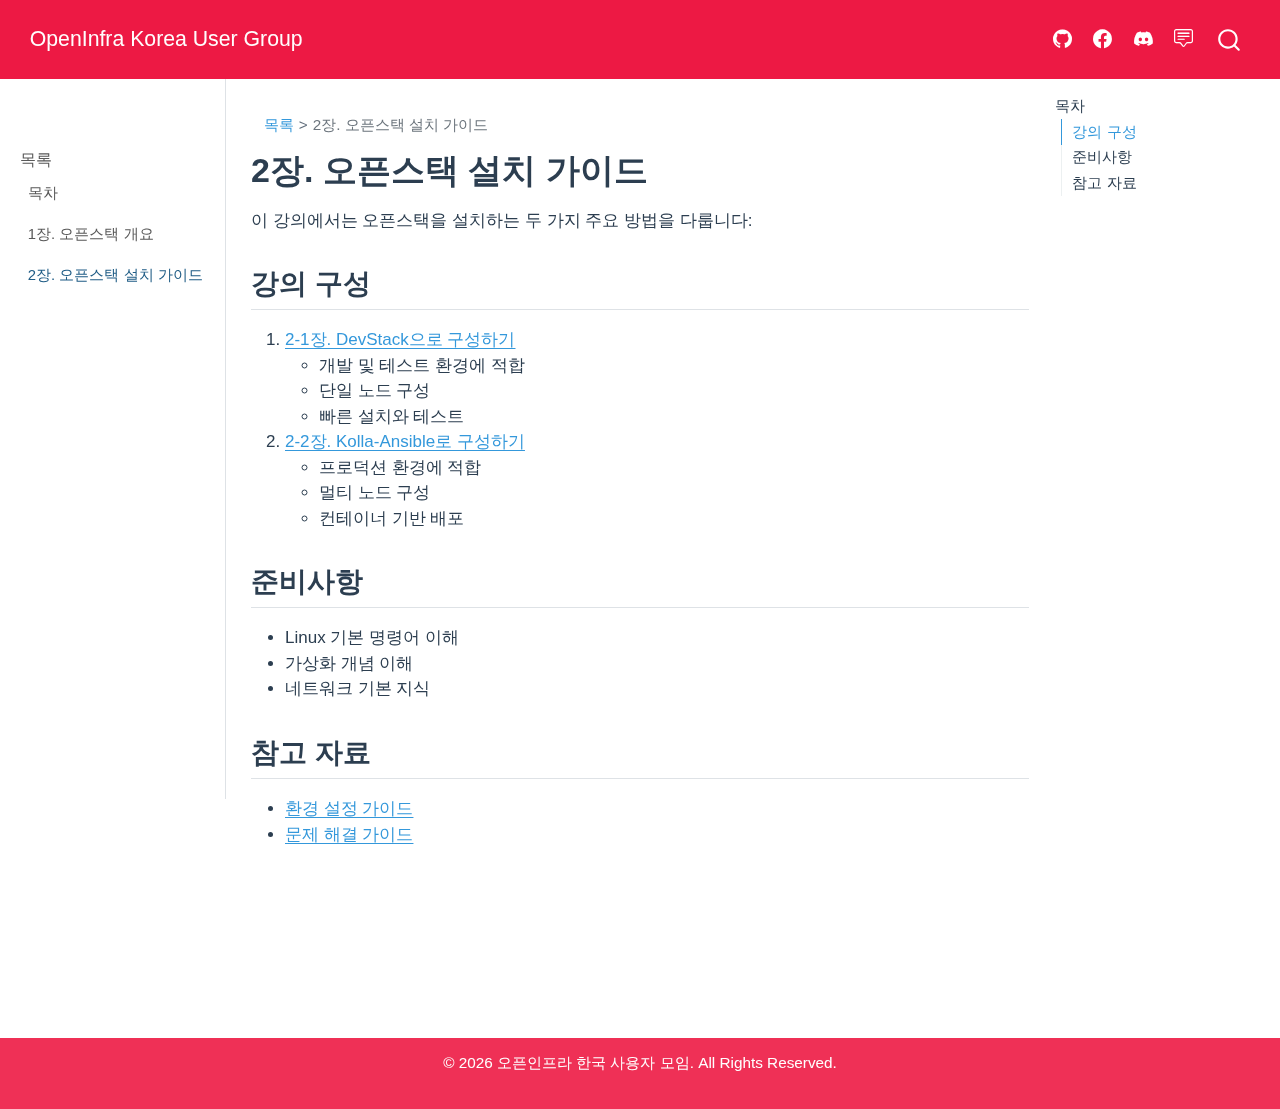
<file: lectures/ch2_lec.html>
<!DOCTYPE html>
<html xmlns="http://www.w3.org/1999/xhtml" lang="ko" xml:lang="ko"><head>

<meta charset="utf-8">
<meta name="generator" content="quarto-1.8.27">

<meta name="viewport" content="width=device-width, initial-scale=1.0, user-scalable=yes">


<title>2장. 오픈스택 설치 가이드 – OpenInfra Korea User Group</title>
<style>
code{white-space: pre-wrap;}
span.smallcaps{font-variant: small-caps;}
div.columns{display: flex; gap: min(4vw, 1.5em);}
div.column{flex: auto; overflow-x: auto;}
div.hanging-indent{margin-left: 1.5em; text-indent: -1.5em;}
ul.task-list{list-style: none;}
ul.task-list li input[type="checkbox"] {
  width: 0.8em;
  margin: 0 0.8em 0.2em -1em; /* quarto-specific, see https://github.com/quarto-dev/quarto-cli/issues/4556 */ 
  vertical-align: middle;
}
</style>


<script src="../site_libs/quarto-nav/quarto-nav.js"></script>
<script src="../site_libs/quarto-nav/headroom.min.js"></script>
<script src="../site_libs/clipboard/clipboard.min.js"></script>
<script src="../site_libs/quarto-search/autocomplete.umd.js"></script>
<script src="../site_libs/quarto-search/fuse.min.js"></script>
<script src="../site_libs/quarto-search/quarto-search.js"></script>
<meta name="quarto:offset" content="../">
<script src="../site_libs/quarto-html/quarto.js" type="module"></script>
<script src="../site_libs/quarto-html/tabsets/tabsets.js" type="module"></script>
<script src="../site_libs/quarto-html/axe/axe-check.js" type="module"></script>
<script src="../site_libs/quarto-html/popper.min.js"></script>
<script src="../site_libs/quarto-html/tippy.umd.min.js"></script>
<script src="../site_libs/quarto-html/anchor.min.js"></script>
<link href="../site_libs/quarto-html/tippy.css" rel="stylesheet">
<link href="../site_libs/quarto-html/quarto-syntax-highlighting-ed96de9b727972fe78a7b5d16c58bf87.css" rel="stylesheet" id="quarto-text-highlighting-styles">
<script src="../site_libs/bootstrap/bootstrap.min.js"></script>
<link href="../site_libs/bootstrap/bootstrap-icons.css" rel="stylesheet">
<link href="../site_libs/bootstrap/bootstrap-68c675bdf50730cc809bdc56855e2b53.min.css" rel="stylesheet" append-hash="true" id="quarto-bootstrap" data-mode="light">
<script id="quarto-search-options" type="application/json">{
  "location": "navbar",
  "copy-button": false,
  "collapse-after": 3,
  "panel-placement": "end",
  "type": "overlay",
  "limit": 50,
  "keyboard-shortcut": [
    "f",
    "/",
    "s"
  ],
  "show-item-context": false,
  "language": {
    "search-no-results-text": "일치 없음",
    "search-matching-documents-text": "일치된 문서",
    "search-copy-link-title": "검색 링크 복사",
    "search-hide-matches-text": "추가 검색 결과 숨기기",
    "search-more-match-text": "추가 검색결과",
    "search-more-matches-text": "추가 검색결과",
    "search-clear-button-title": "제거",
    "search-text-placeholder": "",
    "search-detached-cancel-button-title": "취소",
    "search-submit-button-title": "검색",
    "search-label": "검색"
  }
}</script>


</head>

<body class="nav-sidebar docked nav-fixed quarto-light">

<div id="quarto-search-results"></div>
  <header id="quarto-header" class="headroom fixed-top">
    <nav class="navbar navbar-expand-lg " data-bs-theme="dark">
      <div class="navbar-container container-fluid">
      <div class="navbar-brand-container mx-auto">
    <a class="navbar-brand" href="../index.html">
    <span class="navbar-title">OpenInfra Korea User Group</span>
    </a>
  </div>
            <div id="quarto-search" class="" title="검색"></div>
          <button class="navbar-toggler" type="button" data-bs-toggle="collapse" data-bs-target="#navbarCollapse" aria-controls="navbarCollapse" role="menu" aria-expanded="false" aria-label="탐색 전환" onclick="if (window.quartoToggleHeadroom) { window.quartoToggleHeadroom(); }">
  <span class="navbar-toggler-icon"></span>
</button>
          <div class="collapse navbar-collapse" id="navbarCollapse">
            <ul class="navbar-nav navbar-nav-scroll ms-auto">
  <li class="nav-item compact">
    <a class="nav-link" href="https://github.com/openstack-kr/openstack-book"> <i class="bi bi-github" role="img">
</i> 
<span class="menu-text"></span></a>
  </li>  
  <li class="nav-item compact">
    <a class="nav-link" href="https://www.facebook.com/groups/openstack-kr"> <i class="bi bi-facebook" role="img">
</i> 
<span class="menu-text"></span></a>
  </li>  
  <li class="nav-item compact">
    <a class="nav-link" href="https://discord.gg/3ZzKMJKtPg"> <i class="bi bi-discord" role="img">
</i> 
<span class="menu-text"></span></a>
  </li>  
  <li class="nav-item compact">
    <a class="nav-link" href="https://forum.openinfra-kr.org/"> <i class="bi bi-chat-square-text" role="img">
</i> 
<span class="menu-text"></span></a>
  </li>  
</ul>
          </div> <!-- /navcollapse -->
            <div class="quarto-navbar-tools">
</div>
      </div> <!-- /container-fluid -->
    </nav>
  <nav class="quarto-secondary-nav">
    <div class="container-fluid d-flex">
      <button type="button" class="quarto-btn-toggle btn" data-bs-toggle="collapse" role="button" data-bs-target=".quarto-sidebar-collapse-item" aria-controls="quarto-sidebar" aria-expanded="false" aria-label="사이드바 전환" onclick="if (window.quartoToggleHeadroom) { window.quartoToggleHeadroom(); }">
        <i class="bi bi-layout-text-sidebar-reverse"></i>
      </button>
        <nav class="quarto-page-breadcrumbs" aria-label="breadcrumb"><ol class="breadcrumb"><li class="breadcrumb-item"><a href="../lectures/index.html">목록</a></li><li class="breadcrumb-item"><a href="../lectures/ch2_lec.html">2장. 오픈스택 설치 가이드</a></li></ol></nav>
        <a class="flex-grow-1" role="navigation" data-bs-toggle="collapse" data-bs-target=".quarto-sidebar-collapse-item" aria-controls="quarto-sidebar" aria-expanded="false" aria-label="사이드바 전환" onclick="if (window.quartoToggleHeadroom) { window.quartoToggleHeadroom(); }">      
        </a>
      <button type="button" class="btn quarto-search-button" aria-label="검색" onclick="window.quartoOpenSearch();">
        <i class="bi bi-search"></i>
      </button>
    </div>
  </nav>
</header>
<!-- content -->
<div id="quarto-content" class="quarto-container page-columns page-rows-contents page-layout-article page-navbar">
<!-- sidebar -->
  <nav id="quarto-sidebar" class="sidebar collapse collapse-horizontal quarto-sidebar-collapse-item sidebar-navigation docked overflow-auto">
        <div class="mt-2 flex-shrink-0 align-items-center">
        <div class="sidebar-search">
        <div id="quarto-search" class="" title="검색"></div>
        </div>
        </div>
    <div class="sidebar-menu-container"> 
    <ul class="list-unstyled mt-1">
        <li class="sidebar-item sidebar-item-section">
      <div class="sidebar-item-container"> 
            <a class="sidebar-item-text sidebar-link text-start" data-bs-toggle="collapse" data-bs-target="#" role="navigation" aria-expanded="true">
 <span class="menu-text">목록</span></a>
          <a class="sidebar-item-toggle text-start" data-bs-toggle="collapse" data-bs-target="#" role="navigation" aria-expanded="true" aria-label="토글 섹션">
            <i class="bi bi-chevron-right ms-2"></i>
          </a> 
      </div>
      <ul id="" class="collapse list-unstyled sidebar-section depth1 show">  
          <li class="sidebar-item">
  <div class="sidebar-item-container"> 
  <a href="../lectures/index.html" class="sidebar-item-text sidebar-link">
 <span class="menu-text">목차</span></a>
  </div>
</li>
          <li class="sidebar-item">
  <div class="sidebar-item-container"> 
  <a href="../lectures/ch1_lec.html" class="sidebar-item-text sidebar-link">
 <span class="menu-text">1장. 오픈스택 개요</span></a>
  </div>
</li>
          <li class="sidebar-item">
  <div class="sidebar-item-container"> 
  <a href="../lectures/ch2_lec.html" class="sidebar-item-text sidebar-link active">
 <span class="menu-text">2장. 오픈스택 설치 가이드</span></a>
  </div>
</li>
      </ul>
  </li>
    </ul>
    </div>
</nav>
<div id="quarto-sidebar-glass" class="quarto-sidebar-collapse-item" data-bs-toggle="collapse" data-bs-target=".quarto-sidebar-collapse-item"></div>
<!-- margin-sidebar -->
    <div id="quarto-margin-sidebar" class="sidebar margin-sidebar">
        <nav id="TOC" role="doc-toc" class="toc-active">
    <h2 id="toc-title">목차</h2>
   
  <ul>
  <li><a href="#강의-구성" id="toc-강의-구성" class="nav-link active" data-scroll-target="#강의-구성">강의 구성</a></li>
  <li><a href="#준비사항" id="toc-준비사항" class="nav-link" data-scroll-target="#준비사항">준비사항</a></li>
  <li><a href="#참고-자료" id="toc-참고-자료" class="nav-link" data-scroll-target="#참고-자료">참고 자료</a></li>
  </ul>
</nav>
    </div>
<!-- main -->
<main class="content" id="quarto-document-content">

<header id="title-block-header" class="quarto-title-block default"><nav class="quarto-page-breadcrumbs quarto-title-breadcrumbs d-none d-lg-block" aria-label="breadcrumb"><ol class="breadcrumb"><li class="breadcrumb-item"><a href="../lectures/index.html">목록</a></li><li class="breadcrumb-item"><a href="../lectures/ch2_lec.html">2장. 오픈스택 설치 가이드</a></li></ol></nav>
<div class="quarto-title">
<h1 class="title">2장. 오픈스택 설치 가이드</h1>
</div>



<div class="quarto-title-meta">

    
  
    
  </div>
  


</header>


<p>이 강의에서는 오픈스택을 설치하는 두 가지 주요 방법을 다룹니다:</p>
<section id="강의-구성" class="level2">
<h2 class="anchored" data-anchor-id="강의-구성">강의 구성</h2>
<ol type="1">
<li><a href="../lectures/ch2/ch2_1_lec.html">2-1장. DevStack으로 구성하기</a>
<ul>
<li>개발 및 테스트 환경에 적합</li>
<li>단일 노드 구성</li>
<li>빠른 설치와 테스트</li>
</ul></li>
<li><a href="../lectures/ch2/ch2_2_lec.html">2-2장. Kolla-Ansible로 구성하기</a>
<ul>
<li>프로덕션 환경에 적합</li>
<li>멀티 노드 구성</li>
<li>컨테이너 기반 배포</li>
</ul></li>
</ol>
</section>
<section id="준비사항" class="level2">
<h2 class="anchored" data-anchor-id="준비사항">준비사항</h2>
<ul>
<li>Linux 기본 명령어 이해</li>
<li>가상화 개념 이해</li>
<li>네트워크 기본 지식</li>
</ul>
</section>
<section id="참고-자료" class="level2">
<h2 class="anchored" data-anchor-id="참고-자료">참고 자료</h2>
<ul>
<li><a href="../guides/basic.html">환경 설정 가이드</a></li>
<li><a href="../guides/advanced.html">문제 해결 가이드</a></li>
</ul>


</section>

</main> <!-- /main -->
<footer class="footer">
    <div class="container">
        <p>© <span id="current-year"></span> 오픈인프라 한국 사용자 모임. All Rights Reserved.</p>
    </div>
</footer>

<script>
    document.getElementById('current-year').textContent = new Date().getFullYear();
</script> 
<script id="quarto-html-after-body" type="application/javascript">
  window.document.addEventListener("DOMContentLoaded", function (event) {
    const icon = "";
    const anchorJS = new window.AnchorJS();
    anchorJS.options = {
      placement: 'right',
      icon: icon
    };
    anchorJS.add('.anchored');
    const isCodeAnnotation = (el) => {
      for (const clz of el.classList) {
        if (clz.startsWith('code-annotation-')) {                     
          return true;
        }
      }
      return false;
    }
    const onCopySuccess = function(e) {
      // button target
      const button = e.trigger;
      // don't keep focus
      button.blur();
      // flash "checked"
      button.classList.add('code-copy-button-checked');
      var currentTitle = button.getAttribute("title");
      button.setAttribute("title", "복사완료!");
      let tooltip;
      if (window.bootstrap) {
        button.setAttribute("data-bs-toggle", "tooltip");
        button.setAttribute("data-bs-placement", "left");
        button.setAttribute("data-bs-title", "복사완료!");
        tooltip = new bootstrap.Tooltip(button, 
          { trigger: "manual", 
            customClass: "code-copy-button-tooltip",
            offset: [0, -8]});
        tooltip.show();    
      }
      setTimeout(function() {
        if (tooltip) {
          tooltip.hide();
          button.removeAttribute("data-bs-title");
          button.removeAttribute("data-bs-toggle");
          button.removeAttribute("data-bs-placement");
        }
        button.setAttribute("title", currentTitle);
        button.classList.remove('code-copy-button-checked');
      }, 1000);
      // clear code selection
      e.clearSelection();
    }
    const getTextToCopy = function(trigger) {
      const outerScaffold = trigger.parentElement.cloneNode(true);
      const codeEl = outerScaffold.querySelector('code');
      for (const childEl of codeEl.children) {
        if (isCodeAnnotation(childEl)) {
          childEl.remove();
        }
      }
      return codeEl.innerText;
    }
    const clipboard = new window.ClipboardJS('.code-copy-button:not([data-in-quarto-modal])', {
      text: getTextToCopy
    });
    clipboard.on('success', onCopySuccess);
    if (window.document.getElementById('quarto-embedded-source-code-modal')) {
      const clipboardModal = new window.ClipboardJS('.code-copy-button[data-in-quarto-modal]', {
        text: getTextToCopy,
        container: window.document.getElementById('quarto-embedded-source-code-modal')
      });
      clipboardModal.on('success', onCopySuccess);
    }
      var localhostRegex = new RegExp(/^(?:http|https):\/\/localhost\:?[0-9]*\//);
      var mailtoRegex = new RegExp(/^mailto:/);
        var filterRegex = new RegExp('/' + window.location.host + '/');
      var isInternal = (href) => {
          return filterRegex.test(href) || localhostRegex.test(href) || mailtoRegex.test(href);
      }
      // Inspect non-navigation links and adorn them if external
     var links = window.document.querySelectorAll('a[href]:not(.nav-link):not(.navbar-brand):not(.toc-action):not(.sidebar-link):not(.sidebar-item-toggle):not(.pagination-link):not(.no-external):not([aria-hidden]):not(.dropdown-item):not(.quarto-navigation-tool):not(.about-link)');
      for (var i=0; i<links.length; i++) {
        const link = links[i];
        if (!isInternal(link.href)) {
          // undo the damage that might have been done by quarto-nav.js in the case of
          // links that we want to consider external
          if (link.dataset.originalHref !== undefined) {
            link.href = link.dataset.originalHref;
          }
        }
      }
    function tippyHover(el, contentFn, onTriggerFn, onUntriggerFn) {
      const config = {
        allowHTML: true,
        maxWidth: 500,
        delay: 100,
        arrow: false,
        appendTo: function(el) {
            return el.parentElement;
        },
        interactive: true,
        interactiveBorder: 10,
        theme: 'quarto',
        placement: 'bottom-start',
      };
      if (contentFn) {
        config.content = contentFn;
      }
      if (onTriggerFn) {
        config.onTrigger = onTriggerFn;
      }
      if (onUntriggerFn) {
        config.onUntrigger = onUntriggerFn;
      }
      window.tippy(el, config); 
    }
    const noterefs = window.document.querySelectorAll('a[role="doc-noteref"]');
    for (var i=0; i<noterefs.length; i++) {
      const ref = noterefs[i];
      tippyHover(ref, function() {
        // use id or data attribute instead here
        let href = ref.getAttribute('data-footnote-href') || ref.getAttribute('href');
        try { href = new URL(href).hash; } catch {}
        const id = href.replace(/^#\/?/, "");
        const note = window.document.getElementById(id);
        if (note) {
          return note.innerHTML;
        } else {
          return "";
        }
      });
    }
    const xrefs = window.document.querySelectorAll('a.quarto-xref');
    const processXRef = (id, note) => {
      // Strip column container classes
      const stripColumnClz = (el) => {
        el.classList.remove("page-full", "page-columns");
        if (el.children) {
          for (const child of el.children) {
            stripColumnClz(child);
          }
        }
      }
      stripColumnClz(note)
      if (id === null || id.startsWith('sec-')) {
        // Special case sections, only their first couple elements
        const container = document.createElement("div");
        if (note.children && note.children.length > 2) {
          container.appendChild(note.children[0].cloneNode(true));
          for (let i = 1; i < note.children.length; i++) {
            const child = note.children[i];
            if (child.tagName === "P" && child.innerText === "") {
              continue;
            } else {
              container.appendChild(child.cloneNode(true));
              break;
            }
          }
          if (window.Quarto?.typesetMath) {
            window.Quarto.typesetMath(container);
          }
          return container.innerHTML
        } else {
          if (window.Quarto?.typesetMath) {
            window.Quarto.typesetMath(note);
          }
          return note.innerHTML;
        }
      } else {
        // Remove any anchor links if they are present
        const anchorLink = note.querySelector('a.anchorjs-link');
        if (anchorLink) {
          anchorLink.remove();
        }
        if (window.Quarto?.typesetMath) {
          window.Quarto.typesetMath(note);
        }
        if (note.classList.contains("callout")) {
          return note.outerHTML;
        } else {
          return note.innerHTML;
        }
      }
    }
    for (var i=0; i<xrefs.length; i++) {
      const xref = xrefs[i];
      tippyHover(xref, undefined, function(instance) {
        instance.disable();
        let url = xref.getAttribute('href');
        let hash = undefined; 
        if (url.startsWith('#')) {
          hash = url;
        } else {
          try { hash = new URL(url).hash; } catch {}
        }
        if (hash) {
          const id = hash.replace(/^#\/?/, "");
          const note = window.document.getElementById(id);
          if (note !== null) {
            try {
              const html = processXRef(id, note.cloneNode(true));
              instance.setContent(html);
            } finally {
              instance.enable();
              instance.show();
            }
          } else {
            // See if we can fetch this
            fetch(url.split('#')[0])
            .then(res => res.text())
            .then(html => {
              const parser = new DOMParser();
              const htmlDoc = parser.parseFromString(html, "text/html");
              const note = htmlDoc.getElementById(id);
              if (note !== null) {
                const html = processXRef(id, note);
                instance.setContent(html);
              } 
            }).finally(() => {
              instance.enable();
              instance.show();
            });
          }
        } else {
          // See if we can fetch a full url (with no hash to target)
          // This is a special case and we should probably do some content thinning / targeting
          fetch(url)
          .then(res => res.text())
          .then(html => {
            const parser = new DOMParser();
            const htmlDoc = parser.parseFromString(html, "text/html");
            const note = htmlDoc.querySelector('main.content');
            if (note !== null) {
              // This should only happen for chapter cross references
              // (since there is no id in the URL)
              // remove the first header
              if (note.children.length > 0 && note.children[0].tagName === "HEADER") {
                note.children[0].remove();
              }
              const html = processXRef(null, note);
              instance.setContent(html);
            } 
          }).finally(() => {
            instance.enable();
            instance.show();
          });
        }
      }, function(instance) {
      });
    }
        let selectedAnnoteEl;
        const selectorForAnnotation = ( cell, annotation) => {
          let cellAttr = 'data-code-cell="' + cell + '"';
          let lineAttr = 'data-code-annotation="' +  annotation + '"';
          const selector = 'span[' + cellAttr + '][' + lineAttr + ']';
          return selector;
        }
        const selectCodeLines = (annoteEl) => {
          const doc = window.document;
          const targetCell = annoteEl.getAttribute("data-target-cell");
          const targetAnnotation = annoteEl.getAttribute("data-target-annotation");
          const annoteSpan = window.document.querySelector(selectorForAnnotation(targetCell, targetAnnotation));
          const lines = annoteSpan.getAttribute("data-code-lines").split(",");
          const lineIds = lines.map((line) => {
            return targetCell + "-" + line;
          })
          let top = null;
          let height = null;
          let parent = null;
          if (lineIds.length > 0) {
              //compute the position of the single el (top and bottom and make a div)
              const el = window.document.getElementById(lineIds[0]);
              top = el.offsetTop;
              height = el.offsetHeight;
              parent = el.parentElement.parentElement;
            if (lineIds.length > 1) {
              const lastEl = window.document.getElementById(lineIds[lineIds.length - 1]);
              const bottom = lastEl.offsetTop + lastEl.offsetHeight;
              height = bottom - top;
            }
            if (top !== null && height !== null && parent !== null) {
              // cook up a div (if necessary) and position it 
              let div = window.document.getElementById("code-annotation-line-highlight");
              if (div === null) {
                div = window.document.createElement("div");
                div.setAttribute("id", "code-annotation-line-highlight");
                div.style.position = 'absolute';
                parent.appendChild(div);
              }
              div.style.top = top - 2 + "px";
              div.style.height = height + 4 + "px";
              div.style.left = 0;
              let gutterDiv = window.document.getElementById("code-annotation-line-highlight-gutter");
              if (gutterDiv === null) {
                gutterDiv = window.document.createElement("div");
                gutterDiv.setAttribute("id", "code-annotation-line-highlight-gutter");
                gutterDiv.style.position = 'absolute';
                const codeCell = window.document.getElementById(targetCell);
                const gutter = codeCell.querySelector('.code-annotation-gutter');
                gutter.appendChild(gutterDiv);
              }
              gutterDiv.style.top = top - 2 + "px";
              gutterDiv.style.height = height + 4 + "px";
            }
            selectedAnnoteEl = annoteEl;
          }
        };
        const unselectCodeLines = () => {
          const elementsIds = ["code-annotation-line-highlight", "code-annotation-line-highlight-gutter"];
          elementsIds.forEach((elId) => {
            const div = window.document.getElementById(elId);
            if (div) {
              div.remove();
            }
          });
          selectedAnnoteEl = undefined;
        };
          // Handle positioning of the toggle
      window.addEventListener(
        "resize",
        throttle(() => {
          elRect = undefined;
          if (selectedAnnoteEl) {
            selectCodeLines(selectedAnnoteEl);
          }
        }, 10)
      );
      function throttle(fn, ms) {
      let throttle = false;
      let timer;
        return (...args) => {
          if(!throttle) { // first call gets through
              fn.apply(this, args);
              throttle = true;
          } else { // all the others get throttled
              if(timer) clearTimeout(timer); // cancel #2
              timer = setTimeout(() => {
                fn.apply(this, args);
                timer = throttle = false;
              }, ms);
          }
        };
      }
        // Attach click handler to the DT
        const annoteDls = window.document.querySelectorAll('dt[data-target-cell]');
        for (const annoteDlNode of annoteDls) {
          annoteDlNode.addEventListener('click', (event) => {
            const clickedEl = event.target;
            if (clickedEl !== selectedAnnoteEl) {
              unselectCodeLines();
              const activeEl = window.document.querySelector('dt[data-target-cell].code-annotation-active');
              if (activeEl) {
                activeEl.classList.remove('code-annotation-active');
              }
              selectCodeLines(clickedEl);
              clickedEl.classList.add('code-annotation-active');
            } else {
              // Unselect the line
              unselectCodeLines();
              clickedEl.classList.remove('code-annotation-active');
            }
          });
        }
    const findCites = (el) => {
      const parentEl = el.parentElement;
      if (parentEl) {
        const cites = parentEl.dataset.cites;
        if (cites) {
          return {
            el,
            cites: cites.split(' ')
          };
        } else {
          return findCites(el.parentElement)
        }
      } else {
        return undefined;
      }
    };
    var bibliorefs = window.document.querySelectorAll('a[role="doc-biblioref"]');
    for (var i=0; i<bibliorefs.length; i++) {
      const ref = bibliorefs[i];
      const citeInfo = findCites(ref);
      if (citeInfo) {
        tippyHover(citeInfo.el, function() {
          var popup = window.document.createElement('div');
          citeInfo.cites.forEach(function(cite) {
            var citeDiv = window.document.createElement('div');
            citeDiv.classList.add('hanging-indent');
            citeDiv.classList.add('csl-entry');
            var biblioDiv = window.document.getElementById('ref-' + cite);
            if (biblioDiv) {
              citeDiv.innerHTML = biblioDiv.innerHTML;
            }
            popup.appendChild(citeDiv);
          });
          return popup.innerHTML;
        });
      }
    }
  });
  </script>
</div> <!-- /content -->




</body></html>
</file>
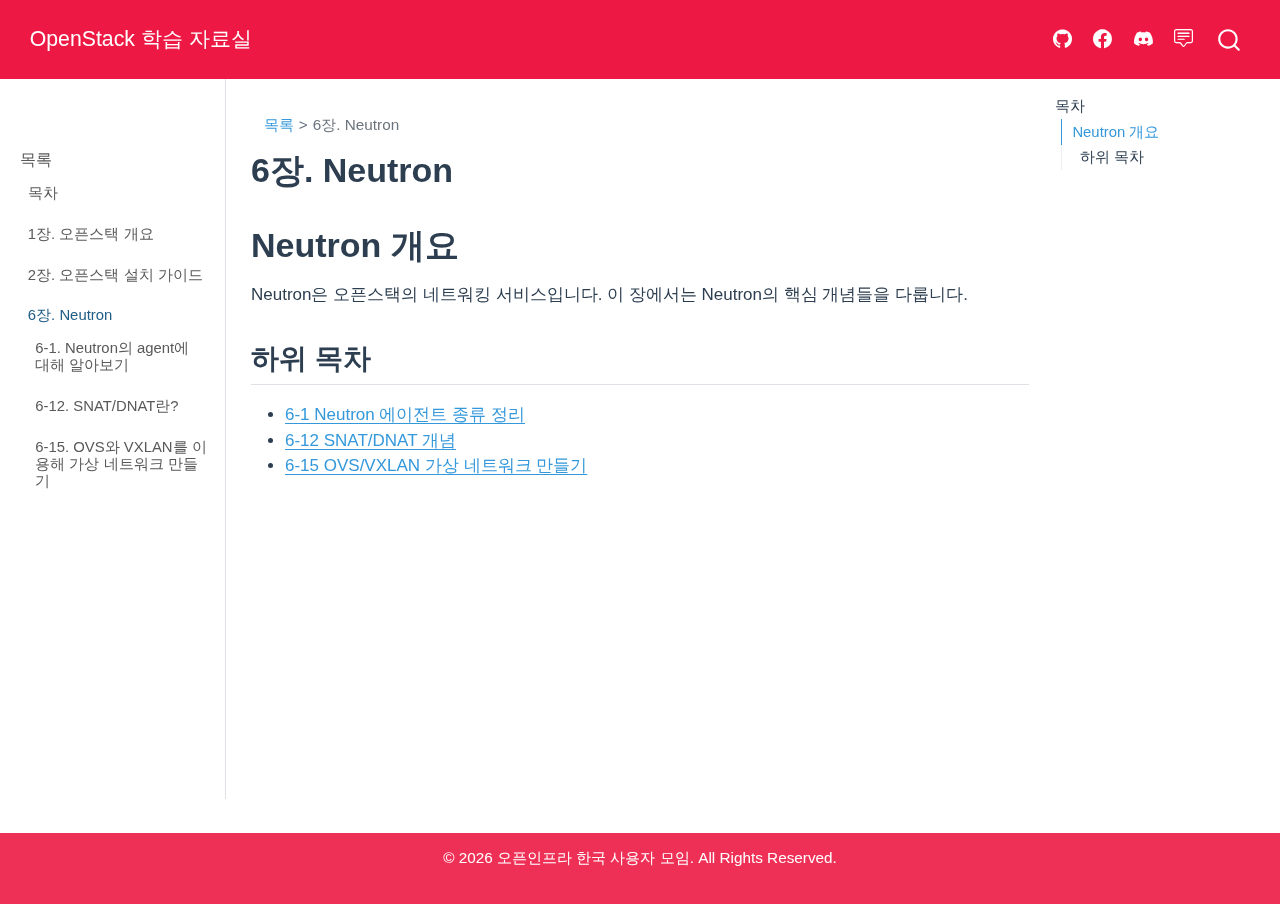
<file: lectures/ch6_lec.html>
<!DOCTYPE html>
<html xmlns="http://www.w3.org/1999/xhtml" lang="ko" xml:lang="ko"><head>

<meta charset="utf-8">
<meta name="generator" content="quarto-1.9.36">

<meta name="viewport" content="width=device-width, initial-scale=1.0, user-scalable=yes">


<title>6장. Neutron – OpenStack 학습 자료실</title>
<style>
/* Default styles provided by pandoc.
** See https://pandoc.org/MANUAL.html#variables-for-html for config info.
*/
code{white-space: pre-wrap;}
span.smallcaps{font-variant: small-caps;}
div.columns{display: flex; gap: min(4vw, 1.5em);}
div.column{flex: auto; overflow-x: auto;}
div.hanging-indent{margin-left: 1.5em; text-indent: -1.5em;}
ul.task-list{list-style: none;}
ul.task-list li input[type="checkbox"] {
  width: 0.8em;
  margin: 0 0.8em 0.2em -1em; /* quarto-specific, see https://github.com/quarto-dev/quarto-cli/issues/4556 */ 
  vertical-align: middle;
}
</style>


<script src="../site_libs/quarto-nav/quarto-nav.js"></script>
<script src="../site_libs/quarto-nav/headroom.min.js"></script>
<script src="../site_libs/clipboard/clipboard.min.js"></script>
<script src="../site_libs/quarto-search/autocomplete.umd.js"></script>
<script src="../site_libs/quarto-search/fuse.min.js"></script>
<script src="../site_libs/quarto-search/quarto-search.js"></script>
<meta name="quarto:offset" content="../">
<script src="../site_libs/quarto-html/quarto.js" type="module"></script>
<script src="../site_libs/quarto-html/tabsets/tabsets.js" type="module"></script>
<script src="../site_libs/quarto-html/popper.min.js"></script>
<script src="../site_libs/quarto-html/tippy.umd.min.js"></script>
<script src="../site_libs/quarto-html/anchor.min.js"></script>
<link href="../site_libs/quarto-html/tippy.css" rel="stylesheet">
<link href="../site_libs/quarto-html/quarto-syntax-highlighting-845c23b38eaddc0f92fda52bfe77a8c8.css" rel="stylesheet" id="quarto-text-highlighting-styles">
<script src="../site_libs/bootstrap/bootstrap.min.js"></script>
<link href="../site_libs/bootstrap/bootstrap-icons.css" rel="stylesheet">
<link href="../site_libs/bootstrap/bootstrap-85fb0186e11bdba84245cffdcc8383cd.min.css" rel="stylesheet" append-hash="true" id="quarto-bootstrap" data-mode="light">
<script id="quarto-search-options" type="application/json">{
  "location": "navbar",
  "copy-button": false,
  "collapse-after": 3,
  "panel-placement": "end",
  "type": "overlay",
  "limit": 50,
  "keyboard-shortcut": [
    "f",
    "/",
    "s"
  ],
  "show-item-context": false,
  "language": {
    "search-no-results-text": "일치 없음",
    "search-matching-documents-text": "일치된 문서",
    "search-copy-link-title": "검색 링크 복사",
    "search-hide-matches-text": "추가 검색 결과 숨기기",
    "search-more-match-text": "추가 검색결과",
    "search-more-matches-text": "추가 검색결과",
    "search-clear-button-title": "제거",
    "search-text-placeholder": "",
    "search-detached-cancel-button-title": "취소",
    "search-submit-button-title": "검색",
    "search-label": "검색"
  }
}</script>


</head>

<body class="nav-sidebar docked nav-fixed quarto-light">

<div id="quarto-search-results"></div>
  <header id="quarto-header" class="headroom fixed-top">
    <nav class="navbar navbar-expand-lg " data-bs-theme="dark">
      <div class="navbar-container container-fluid">
      <div class="navbar-brand-container mx-auto">
    <a class="navbar-brand" href="../index.html">
    <span class="navbar-title">OpenStack 학습 자료실</span>
    </a>
  </div>
            <div id="quarto-search" class="" title="검색"></div>
          <button class="navbar-toggler" type="button" data-bs-toggle="collapse" data-bs-target="#navbarCollapse" aria-controls="navbarCollapse" role="menu" aria-expanded="false" aria-label="탐색 전환" onclick="if (window.quartoToggleHeadroom) { window.quartoToggleHeadroom(); }">
  <span class="navbar-toggler-icon"></span>
</button>
          <div class="collapse navbar-collapse" id="navbarCollapse">
            <ul class="navbar-nav navbar-nav-scroll ms-auto">
  <li class="nav-item compact">
    <a class="nav-link" href="https://github.com/openstack-kr/openstack-book"> <i class="bi bi-github" role="img">
</i> 
<span class="menu-text"></span></a>
  </li>  
  <li class="nav-item compact">
    <a class="nav-link" href="https://www.facebook.com/groups/openstack-kr"> <i class="bi bi-facebook" role="img">
</i> 
<span class="menu-text"></span></a>
  </li>  
  <li class="nav-item compact">
    <a class="nav-link" href="https://discord.gg/3ZzKMJKtPg"> <i class="bi bi-discord" role="img">
</i> 
<span class="menu-text"></span></a>
  </li>  
  <li class="nav-item compact">
    <a class="nav-link" href="https://forum.openinfra-kr.org/"> <i class="bi bi-chat-square-text" role="img">
</i> 
<span class="menu-text"></span></a>
  </li>  
</ul>
          </div> <!-- /navcollapse -->
            <div class="quarto-navbar-tools">
</div>
      </div> <!-- /container-fluid -->
    </nav>
  <nav class="quarto-secondary-nav">
    <div class="container-fluid d-flex">
      <button type="button" class="quarto-btn-toggle btn" data-bs-toggle="collapse" role="button" data-bs-target=".quarto-sidebar-collapse-item" aria-controls="quarto-sidebar" aria-expanded="false" aria-label="사이드바 전환" onclick="if (window.quartoToggleHeadroom) { window.quartoToggleHeadroom(); }">
        <i class="bi bi-layout-text-sidebar-reverse"></i>
      </button>
        <nav class="quarto-page-breadcrumbs" aria-label="breadcrumb"><ol class="breadcrumb"><li class="breadcrumb-item"><a href="../lectures/index.html">목록</a></li><li class="breadcrumb-item"><a href="../lectures/ch6_lec.html">6장. Neutron</a></li></ol></nav>
        <a class="flex-grow-1" role="navigation" data-bs-toggle="collapse" data-bs-target=".quarto-sidebar-collapse-item" aria-controls="quarto-sidebar" aria-expanded="false" aria-label="사이드바 전환" onclick="if (window.quartoToggleHeadroom) { window.quartoToggleHeadroom(); }">      
        </a>
      <button type="button" class="btn quarto-search-button" aria-label="검색" onclick="window.quartoOpenSearch();">
        <i class="bi bi-search"></i>
      </button>
    </div>
  </nav>
</header>
<!-- content -->
<div id="quarto-content" class="quarto-container page-columns page-rows-contents page-layout-article page-navbar">
<!-- sidebar -->
  <nav id="quarto-sidebar" class="sidebar collapse collapse-horizontal quarto-sidebar-collapse-item sidebar-navigation docked overflow-auto">
        <div class="mt-2 flex-shrink-0 align-items-center">
        <div class="sidebar-search">
        <div id="quarto-search" class="" title="검색"></div>
        </div>
        </div>
    <div class="sidebar-menu-container"> 
    <ul class="list-unstyled mt-1">
        <li class="sidebar-item sidebar-item-section">
      <div class="sidebar-item-container"> 
            <a class="sidebar-item-text sidebar-link text-start" data-bs-toggle="collapse" data-bs-target="#" role="navigation" aria-expanded="true">
 <span class="menu-text">목록</span></a>
          <a class="sidebar-item-toggle text-start" data-bs-toggle="collapse" data-bs-target="#" role="navigation" aria-expanded="true" aria-label="토글 섹션">
            <i class="bi bi-chevron-right ms-2"></i>
          </a> 
      </div>
      <ul id="" class="collapse list-unstyled sidebar-section depth1 show">  
          <li class="sidebar-item">
  <div class="sidebar-item-container"> 
  <a href="../lectures/index.html" class="sidebar-item-text sidebar-link">
 <span class="menu-text">목차</span></a>
  </div>
</li>
          <li class="sidebar-item">
  <div class="sidebar-item-container"> 
  <a href="../lectures/ch1_lec.html" class="sidebar-item-text sidebar-link">
 <span class="menu-text">1장. 오픈스택 개요</span></a>
  </div>
</li>
          <li class="sidebar-item">
  <div class="sidebar-item-container"> 
  <a href="../lectures/ch2_lec.html" class="sidebar-item-text sidebar-link">
 <span class="menu-text">2장. 오픈스택 설치 가이드</span></a>
  </div>
</li>
          <li class="sidebar-item sidebar-item-section">
      <div class="sidebar-item-container"> 
            <a href="../lectures/ch6_lec.html" class="sidebar-item-text sidebar-link active">
 <span class="menu-text">6장. Neutron</span></a>
          <a class="sidebar-item-toggle text-start" data-bs-toggle="collapse" data-bs-target="#quarto-sidebar-section-1" role="navigation" aria-expanded="true" aria-label="토글 섹션">
            <i class="bi bi-chevron-right ms-2"></i>
          </a> 
      </div>
      <ul id="quarto-sidebar-section-1" class="collapse list-unstyled sidebar-section depth2 show">  
          <li class="sidebar-item">
  <div class="sidebar-item-container"> 
  <a href="../lectures/ch6/neutron_agents.html" class="sidebar-item-text sidebar-link">
 <span class="menu-text">6-1. Neutron의 agent에 대해 알아보기</span></a>
  </div>
</li>
          <li class="sidebar-item">
  <div class="sidebar-item-container"> 
  <a href="../lectures/ch6/snat_dnat.html" class="sidebar-item-text sidebar-link">
 <span class="menu-text">6-12. SNAT/DNAT란?</span></a>
  </div>
</li>
          <li class="sidebar-item">
  <div class="sidebar-item-container"> 
  <a href="../lectures/ch6/ovs_vxlan_vpn.html" class="sidebar-item-text sidebar-link">
 <span class="menu-text">6-15. OVS와 VXLAN를 이용해 가상 네트워크 만들기</span></a>
  </div>
</li>
      </ul>
  </li>
      </ul>
  </li>
    </ul>
    </div>
</nav>
<div id="quarto-sidebar-glass" class="quarto-sidebar-collapse-item" data-bs-toggle="collapse" data-bs-target=".quarto-sidebar-collapse-item"></div>
<!-- margin-sidebar -->
    <div id="quarto-margin-sidebar" class="sidebar margin-sidebar">
        <nav id="TOC" role="doc-toc" class="toc-active">
    <h2 id="toc-title">목차</h2>
   
  <ul>
  <li><a href="#neutron-개요" id="toc-neutron-개요" class="nav-link active" data-scroll-target="#neutron-개요">Neutron 개요</a>
  <ul class="collapse">
  <li><a href="#하위-목차" id="toc-하위-목차" class="nav-link" data-scroll-target="#하위-목차">하위 목차</a></li>
  </ul></li>
  </ul>
</nav>
    </div>
<!-- main -->
<main class="content" id="quarto-document-content">

<header id="title-block-header" class="quarto-title-block default"><nav class="quarto-page-breadcrumbs quarto-title-breadcrumbs d-none d-lg-block" aria-label="breadcrumb"><ol class="breadcrumb"><li class="breadcrumb-item"><a href="../lectures/index.html">목록</a></li><li class="breadcrumb-item"><a href="../lectures/ch6_lec.html">6장. Neutron</a></li></ol></nav>
<div class="quarto-title">
<h1 class="title">6장. Neutron</h1>
</div>



<div class="quarto-title-meta">

    
  
    
  </div>
  


</header>


<section id="neutron-개요" class="level1">
<h1>Neutron 개요</h1>
<p>Neutron은 오픈스택의 네트워킹 서비스입니다. 이 장에서는 Neutron의 핵심 개념들을 다룹니다.</p>
<section id="하위-목차" class="level2">
<h2 class="anchored" data-anchor-id="하위-목차">하위 목차</h2>
<ul>
<li><a href="../lectures/ch6/neutron_agents.html">6-1 Neutron 에이전트 종류 정리</a></li>
<li><a href="../lectures/ch6/snat_dnat.html">6-12 SNAT/DNAT 개념</a></li>
<li><a href="../lectures/ch6/ovs_vxlan_vpn.html">6-15 OVS/VXLAN 가상 네트워크 만들기</a></li>
</ul>


</section>
</section>

</main> <!-- /main -->
<footer class="footer">
    <div class="container">
        <p>© <span id="current-year"></span> 오픈인프라 한국 사용자 모임. All Rights Reserved.</p>
    </div>
</footer>

<script>
    document.getElementById('current-year').textContent = new Date().getFullYear();
</script> 
<script id="quarto-html-after-body" type="application/javascript">
  window.document.addEventListener("DOMContentLoaded", function (event) {
    const icon = "";
    const anchorJS = new window.AnchorJS();
    anchorJS.options = {
      placement: 'right',
      icon: icon
    };
    anchorJS.add('.anchored');
    const isCodeAnnotation = (el) => {
      for (const clz of el.classList) {
        if (clz.startsWith('code-annotation-')) {                     
          return true;
        }
      }
      return false;
    }
    const onCopySuccess = function(e) {
      // button target
      const button = e.trigger;
      // don't keep focus
      button.blur();
      // flash "checked"
      button.classList.add('code-copy-button-checked');
      var currentTitle = button.getAttribute("title");
      button.setAttribute("title", "복사완료!");
      let tooltip;
      if (window.bootstrap) {
        button.setAttribute("data-bs-toggle", "tooltip");
        button.setAttribute("data-bs-placement", "left");
        button.setAttribute("data-bs-title", "복사완료!");
        tooltip = new bootstrap.Tooltip(button, 
          { trigger: "manual", 
            customClass: "code-copy-button-tooltip",
            offset: [0, -8]});
        tooltip.show();    
      }
      setTimeout(function() {
        if (tooltip) {
          tooltip.hide();
          button.removeAttribute("data-bs-title");
          button.removeAttribute("data-bs-toggle");
          button.removeAttribute("data-bs-placement");
        }
        button.setAttribute("title", currentTitle);
        button.classList.remove('code-copy-button-checked');
      }, 1000);
      // clear code selection
      e.clearSelection();
    }
    const getTextToCopy = function(trigger) {
      const outerScaffold = trigger.parentElement.cloneNode(true);
      const codeEl = outerScaffold.querySelector('code');
      for (const childEl of codeEl.children) {
        if (isCodeAnnotation(childEl)) {
          childEl.remove();
        }
      }
      return codeEl.innerText;
    }
    const clipboard = new window.ClipboardJS('.code-copy-button:not([data-in-quarto-modal])', {
      text: getTextToCopy
    });
    clipboard.on('success', onCopySuccess);
    if (window.document.getElementById('quarto-embedded-source-code-modal')) {
      const clipboardModal = new window.ClipboardJS('.code-copy-button[data-in-quarto-modal]', {
        text: getTextToCopy,
        container: window.document.getElementById('quarto-embedded-source-code-modal')
      });
      clipboardModal.on('success', onCopySuccess);
    }
      var localhostRegex = new RegExp(/^(?:http|https):\/\/localhost\:?[0-9]*\//);
      var mailtoRegex = new RegExp(/^mailto:/);
        var filterRegex = new RegExp('/' + window.location.host + '/');
      var isInternal = (href) => {
          return filterRegex.test(href) || localhostRegex.test(href) || mailtoRegex.test(href);
      }
      // Inspect non-navigation links and adorn them if external
     var links = window.document.querySelectorAll('a[href]:not(.nav-link):not(.navbar-brand):not(.toc-action):not(.sidebar-link):not(.sidebar-item-toggle):not(.pagination-link):not(.no-external):not([aria-hidden]):not(.dropdown-item):not(.quarto-navigation-tool):not(.about-link)');
      for (var i=0; i<links.length; i++) {
        const link = links[i];
        if (!isInternal(link.href)) {
          // undo the damage that might have been done by quarto-nav.js in the case of
          // links that we want to consider external
          if (link.dataset.originalHref !== undefined) {
            link.href = link.dataset.originalHref;
          }
        }
      }
    function tippyHover(el, contentFn, onTriggerFn, onUntriggerFn) {
      const config = {
        allowHTML: true,
        maxWidth: 500,
        delay: 100,
        arrow: false,
        appendTo: function(el) {
            return el.parentElement;
        },
        interactive: true,
        interactiveBorder: 10,
        theme: 'quarto',
        placement: 'bottom-start',
      };
      if (contentFn) {
        config.content = contentFn;
      }
      if (onTriggerFn) {
        config.onTrigger = onTriggerFn;
      }
      if (onUntriggerFn) {
        config.onUntrigger = onUntriggerFn;
      }
      window.tippy(el, config); 
    }
    const noterefs = window.document.querySelectorAll('a[role="doc-noteref"]');
    for (var i=0; i<noterefs.length; i++) {
      const ref = noterefs[i];
      tippyHover(ref, function() {
        // use id or data attribute instead here
        let href = ref.getAttribute('data-footnote-href') || ref.getAttribute('href');
        try { href = new URL(href).hash; } catch {}
        const id = href.replace(/^#\/?/, "");
        const note = window.document.getElementById(id);
        if (note) {
          return note.innerHTML;
        } else {
          return "";
        }
      });
    }
    const xrefs = window.document.querySelectorAll('a.quarto-xref');
    const processXRef = (id, note) => {
      // Strip column container classes
      const stripColumnClz = (el) => {
        el.classList.remove("page-full", "page-columns");
        if (el.children) {
          for (const child of el.children) {
            stripColumnClz(child);
          }
        }
      }
      stripColumnClz(note)
      if (id === null || id.startsWith('sec-')) {
        // Special case sections, only their first couple elements
        const container = document.createElement("div");
        if (note.children && note.children.length > 2) {
          container.appendChild(note.children[0].cloneNode(true));
          for (let i = 1; i < note.children.length; i++) {
            const child = note.children[i];
            if (child.tagName === "P" && child.innerText === "") {
              continue;
            } else {
              container.appendChild(child.cloneNode(true));
              break;
            }
          }
          if (window.Quarto?.typesetMath) {
            window.Quarto.typesetMath(container);
          }
          return container.innerHTML
        } else {
          if (window.Quarto?.typesetMath) {
            window.Quarto.typesetMath(note);
          }
          return note.innerHTML;
        }
      } else {
        // Remove any anchor links if they are present
        const anchorLink = note.querySelector('a.anchorjs-link');
        if (anchorLink) {
          anchorLink.remove();
        }
        if (window.Quarto?.typesetMath) {
          window.Quarto.typesetMath(note);
        }
        if (note.classList.contains("callout")) {
          return note.outerHTML;
        } else {
          return note.innerHTML;
        }
      }
    }
    for (var i=0; i<xrefs.length; i++) {
      const xref = xrefs[i];
      tippyHover(xref, undefined, function(instance) {
        instance.disable();
        let url = xref.getAttribute('href');
        let hash = undefined; 
        if (url.startsWith('#')) {
          hash = url;
        } else {
          try { hash = new URL(url).hash; } catch {}
        }
        if (hash) {
          const id = hash.replace(/^#\/?/, "");
          const note = window.document.getElementById(id);
          if (note !== null) {
            try {
              const html = processXRef(id, note.cloneNode(true));
              instance.setContent(html);
            } finally {
              instance.enable();
              instance.show();
            }
          } else {
            // See if we can fetch this
            fetch(url.split('#')[0])
            .then(res => res.text())
            .then(html => {
              const parser = new DOMParser();
              const htmlDoc = parser.parseFromString(html, "text/html");
              const note = htmlDoc.getElementById(id);
              if (note !== null) {
                const html = processXRef(id, note);
                instance.setContent(html);
              } 
            }).finally(() => {
              instance.enable();
              instance.show();
            });
          }
        } else {
          // See if we can fetch a full url (with no hash to target)
          // This is a special case and we should probably do some content thinning / targeting
          fetch(url)
          .then(res => res.text())
          .then(html => {
            const parser = new DOMParser();
            const htmlDoc = parser.parseFromString(html, "text/html");
            const note = htmlDoc.querySelector('main.content');
            if (note !== null) {
              // This should only happen for chapter cross references
              // (since there is no id in the URL)
              // remove the first header
              if (note.children.length > 0 && note.children[0].tagName === "HEADER") {
                note.children[0].remove();
              }
              const html = processXRef(null, note);
              instance.setContent(html);
            } 
          }).finally(() => {
            instance.enable();
            instance.show();
          });
        }
      }, function(instance) {
      });
    }
        let selectedAnnoteEl;
        const selectorForAnnotation = ( cell, annotation) => {
          let cellAttr = 'data-code-cell="' + cell + '"';
          let lineAttr = 'data-code-annotation="' +  annotation + '"';
          const selector = 'span[' + cellAttr + '][' + lineAttr + ']';
          return selector;
        }
        const selectCodeLines = (annoteEl) => {
          const doc = window.document;
          const targetCell = annoteEl.getAttribute("data-target-cell");
          const targetAnnotation = annoteEl.getAttribute("data-target-annotation");
          const annoteSpan = window.document.querySelector(selectorForAnnotation(targetCell, targetAnnotation));
          const lines = annoteSpan.getAttribute("data-code-lines").split(",");
          const lineIds = lines.map((line) => {
            return targetCell + "-" + line;
          })
          let top = null;
          let height = null;
          let parent = null;
          if (lineIds.length > 0) {
              //compute the position of the single el (top and bottom and make a div)
              const el = window.document.getElementById(lineIds[0]);
              top = el.offsetTop;
              height = el.offsetHeight;
              parent = el.parentElement.parentElement;
            if (lineIds.length > 1) {
              const lastEl = window.document.getElementById(lineIds[lineIds.length - 1]);
              const bottom = lastEl.offsetTop + lastEl.offsetHeight;
              height = bottom - top;
            }
            if (top !== null && height !== null && parent !== null) {
              // cook up a div (if necessary) and position it 
              let div = window.document.getElementById("code-annotation-line-highlight");
              if (div === null) {
                div = window.document.createElement("div");
                div.setAttribute("id", "code-annotation-line-highlight");
                div.style.position = 'absolute';
                parent.appendChild(div);
              }
              div.style.top = top - 2 + "px";
              div.style.height = height + 4 + "px";
              div.style.left = 0;
              let gutterDiv = window.document.getElementById("code-annotation-line-highlight-gutter");
              if (gutterDiv === null) {
                gutterDiv = window.document.createElement("div");
                gutterDiv.setAttribute("id", "code-annotation-line-highlight-gutter");
                gutterDiv.style.position = 'absolute';
                const codeCell = window.document.getElementById(targetCell);
                const gutter = codeCell.querySelector('.code-annotation-gutter');
                gutter.appendChild(gutterDiv);
              }
              gutterDiv.style.top = top - 2 + "px";
              gutterDiv.style.height = height + 4 + "px";
            }
            selectedAnnoteEl = annoteEl;
          }
        };
        const unselectCodeLines = () => {
          const elementsIds = ["code-annotation-line-highlight", "code-annotation-line-highlight-gutter"];
          elementsIds.forEach((elId) => {
            const div = window.document.getElementById(elId);
            if (div) {
              div.remove();
            }
          });
          selectedAnnoteEl = undefined;
        };
          // Handle positioning of the toggle
      window.addEventListener(
        "resize",
        throttle(() => {
          elRect = undefined;
          if (selectedAnnoteEl) {
            selectCodeLines(selectedAnnoteEl);
          }
        }, 10)
      );
      function throttle(fn, ms) {
      let throttle = false;
      let timer;
        return (...args) => {
          if(!throttle) { // first call gets through
              fn.apply(this, args);
              throttle = true;
          } else { // all the others get throttled
              if(timer) clearTimeout(timer); // cancel #2
              timer = setTimeout(() => {
                fn.apply(this, args);
                timer = throttle = false;
              }, ms);
          }
        };
      }
        // Attach click handler to the DT
        const annoteDls = window.document.querySelectorAll('dt[data-target-cell]');
        for (const annoteDlNode of annoteDls) {
          annoteDlNode.addEventListener('click', (event) => {
            const clickedEl = event.target;
            if (clickedEl !== selectedAnnoteEl) {
              unselectCodeLines();
              const activeEl = window.document.querySelector('dt[data-target-cell].code-annotation-active');
              if (activeEl) {
                activeEl.classList.remove('code-annotation-active');
              }
              selectCodeLines(clickedEl);
              clickedEl.classList.add('code-annotation-active');
            } else {
              // Unselect the line
              unselectCodeLines();
              clickedEl.classList.remove('code-annotation-active');
            }
          });
        }
    const findCites = (el) => {
      const parentEl = el.parentElement;
      if (parentEl) {
        const cites = parentEl.dataset.cites;
        if (cites) {
          return {
            el,
            cites: cites.split(' ')
          };
        } else {
          return findCites(el.parentElement)
        }
      } else {
        return undefined;
      }
    };
    var bibliorefs = window.document.querySelectorAll('a[role="doc-biblioref"]');
    for (var i=0; i<bibliorefs.length; i++) {
      const ref = bibliorefs[i];
      const citeInfo = findCites(ref);
      if (citeInfo) {
        tippyHover(citeInfo.el, function() {
          var popup = window.document.createElement('div');
          citeInfo.cites.forEach(function(cite) {
            var citeDiv = window.document.createElement('div');
            citeDiv.classList.add('hanging-indent');
            citeDiv.classList.add('csl-entry');
            var biblioDiv = window.document.getElementById('ref-' + cite);
            if (biblioDiv) {
              citeDiv.innerHTML = biblioDiv.innerHTML;
            }
            popup.appendChild(citeDiv);
          });
          return popup.innerHTML;
        });
      }
    }
  });
  </script>
</div> <!-- /content -->




</body></html>
</file>
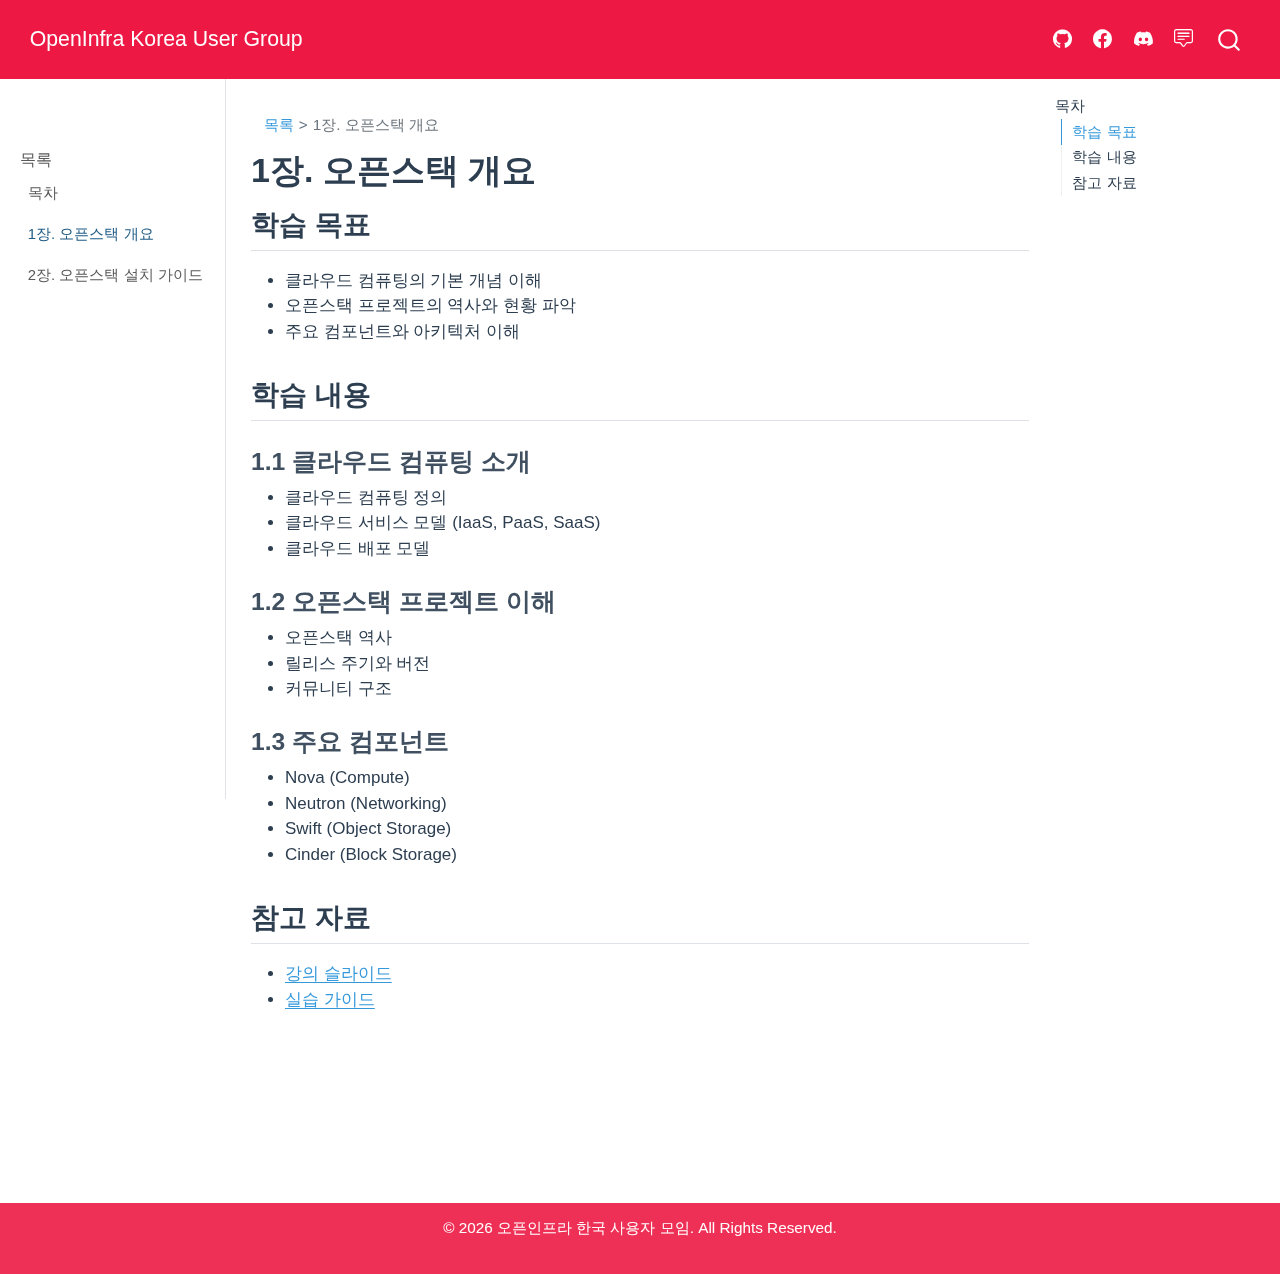
<file: docs/lectures/ch1_lec.html>
<!DOCTYPE html>
<html xmlns="http://www.w3.org/1999/xhtml" lang="ko" xml:lang="ko"><head>

<meta charset="utf-8">
<meta name="generator" content="quarto-1.6.39">

<meta name="viewport" content="width=device-width, initial-scale=1.0, user-scalable=yes">


<title>1장. 오픈스택 개요 – OpenInfra Korea User Group</title>
<style>
code{white-space: pre-wrap;}
span.smallcaps{font-variant: small-caps;}
div.columns{display: flex; gap: min(4vw, 1.5em);}
div.column{flex: auto; overflow-x: auto;}
div.hanging-indent{margin-left: 1.5em; text-indent: -1.5em;}
ul.task-list{list-style: none;}
ul.task-list li input[type="checkbox"] {
  width: 0.8em;
  margin: 0 0.8em 0.2em -1em; /* quarto-specific, see https://github.com/quarto-dev/quarto-cli/issues/4556 */ 
  vertical-align: middle;
}
</style>


<script src="../site_libs/quarto-nav/quarto-nav.js"></script>
<script src="../site_libs/quarto-nav/headroom.min.js"></script>
<script src="../site_libs/clipboard/clipboard.min.js"></script>
<script src="../site_libs/quarto-search/autocomplete.umd.js"></script>
<script src="../site_libs/quarto-search/fuse.min.js"></script>
<script src="../site_libs/quarto-search/quarto-search.js"></script>
<meta name="quarto:offset" content="../">
<script src="../site_libs/quarto-html/quarto.js"></script>
<script src="../site_libs/quarto-html/popper.min.js"></script>
<script src="../site_libs/quarto-html/tippy.umd.min.js"></script>
<script src="../site_libs/quarto-html/anchor.min.js"></script>
<link href="../site_libs/quarto-html/tippy.css" rel="stylesheet">
<link href="../site_libs/quarto-html/quarto-syntax-highlighting-e26003cea8cd680ca0c55a263523d882.css" rel="stylesheet" id="quarto-text-highlighting-styles">
<script src="../site_libs/bootstrap/bootstrap.min.js"></script>
<link href="../site_libs/bootstrap/bootstrap-icons.css" rel="stylesheet">
<link href="../site_libs/bootstrap/bootstrap-1392c789127e94e9759dd2ce84a8c637.min.css" rel="stylesheet" append-hash="true" id="quarto-bootstrap" data-mode="light">
<script id="quarto-search-options" type="application/json">{
  "location": "navbar",
  "copy-button": false,
  "collapse-after": 3,
  "panel-placement": "end",
  "type": "overlay",
  "limit": 50,
  "keyboard-shortcut": [
    "f",
    "/",
    "s"
  ],
  "show-item-context": false,
  "language": {
    "search-no-results-text": "일치 없음",
    "search-matching-documents-text": "일치된 문서",
    "search-copy-link-title": "검색 링크 복사",
    "search-hide-matches-text": "추가 검색 결과 숨기기",
    "search-more-match-text": "추가 검색결과",
    "search-more-matches-text": "추가 검색결과",
    "search-clear-button-title": "제거",
    "search-text-placeholder": "",
    "search-detached-cancel-button-title": "취소",
    "search-submit-button-title": "검색",
    "search-label": "검색"
  }
}</script>


</head>

<body class="nav-sidebar docked nav-fixed">

<div id="quarto-search-results"></div>
  <header id="quarto-header" class="headroom fixed-top">
    <nav class="navbar navbar-expand-lg " data-bs-theme="dark">
      <div class="navbar-container container-fluid">
      <div class="navbar-brand-container mx-auto">
    <a class="navbar-brand" href="../index.html">
    <span class="navbar-title">OpenInfra Korea User Group</span>
    </a>
  </div>
            <div id="quarto-search" class="" title="검색"></div>
          <button class="navbar-toggler" type="button" data-bs-toggle="collapse" data-bs-target="#navbarCollapse" aria-controls="navbarCollapse" role="menu" aria-expanded="false" aria-label="탐색 전환" onclick="if (window.quartoToggleHeadroom) { window.quartoToggleHeadroom(); }">
  <span class="navbar-toggler-icon"></span>
</button>
          <div class="collapse navbar-collapse" id="navbarCollapse">
            <ul class="navbar-nav navbar-nav-scroll ms-auto">
  <li class="nav-item compact">
    <a class="nav-link" href="https://github.com/openstack-kr/openstack-book"> <i class="bi bi-github" role="img">
</i> 
<span class="menu-text"></span></a>
  </li>  
  <li class="nav-item compact">
    <a class="nav-link" href="https://www.facebook.com/groups/openstack-kr"> <i class="bi bi-facebook" role="img">
</i> 
<span class="menu-text"></span></a>
  </li>  
  <li class="nav-item compact">
    <a class="nav-link" href="https://discord.gg/3ZzKMJKtPg"> <i class="bi bi-discord" role="img">
</i> 
<span class="menu-text"></span></a>
  </li>  
  <li class="nav-item compact">
    <a class="nav-link" href="https://forum.openinfra-kr.org/"> <i class="bi bi-chat-square-text" role="img">
</i> 
<span class="menu-text"></span></a>
  </li>  
</ul>
          </div> <!-- /navcollapse -->
            <div class="quarto-navbar-tools">
</div>
      </div> <!-- /container-fluid -->
    </nav>
  <nav class="quarto-secondary-nav">
    <div class="container-fluid d-flex">
      <button type="button" class="quarto-btn-toggle btn" data-bs-toggle="collapse" role="button" data-bs-target=".quarto-sidebar-collapse-item" aria-controls="quarto-sidebar" aria-expanded="false" aria-label="사이드바 전환" onclick="if (window.quartoToggleHeadroom) { window.quartoToggleHeadroom(); }">
        <i class="bi bi-layout-text-sidebar-reverse"></i>
      </button>
        <nav class="quarto-page-breadcrumbs" aria-label="breadcrumb"><ol class="breadcrumb"><li class="breadcrumb-item"><a href="../lectures/index.html">목록</a></li><li class="breadcrumb-item"><a href="../lectures/ch1_lec.html">1장. 오픈스택 개요</a></li></ol></nav>
        <a class="flex-grow-1" role="navigation" data-bs-toggle="collapse" data-bs-target=".quarto-sidebar-collapse-item" aria-controls="quarto-sidebar" aria-expanded="false" aria-label="사이드바 전환" onclick="if (window.quartoToggleHeadroom) { window.quartoToggleHeadroom(); }">      
        </a>
      <button type="button" class="btn quarto-search-button" aria-label="검색" onclick="window.quartoOpenSearch();">
        <i class="bi bi-search"></i>
      </button>
    </div>
  </nav>
</header>
<!-- content -->
<div id="quarto-content" class="quarto-container page-columns page-rows-contents page-layout-article page-navbar">
<!-- sidebar -->
  <nav id="quarto-sidebar" class="sidebar collapse collapse-horizontal quarto-sidebar-collapse-item sidebar-navigation docked overflow-auto">
        <div class="mt-2 flex-shrink-0 align-items-center">
        <div class="sidebar-search">
        <div id="quarto-search" class="" title="검색"></div>
        </div>
        </div>
    <div class="sidebar-menu-container"> 
    <ul class="list-unstyled mt-1">
        <li class="sidebar-item sidebar-item-section">
      <div class="sidebar-item-container"> 
            <a class="sidebar-item-text sidebar-link text-start" data-bs-toggle="collapse" data-bs-target="#" role="navigation" aria-expanded="true">
 <span class="menu-text">목록</span></a>
          <a class="sidebar-item-toggle text-start" data-bs-toggle="collapse" data-bs-target="#" role="navigation" aria-expanded="true" aria-label="토글 섹션">
            <i class="bi bi-chevron-right ms-2"></i>
          </a> 
      </div>
      <ul id="" class="collapse list-unstyled sidebar-section depth1 show">  
          <li class="sidebar-item">
  <div class="sidebar-item-container"> 
  <a href="../lectures/index.html" class="sidebar-item-text sidebar-link">
 <span class="menu-text">목차</span></a>
  </div>
</li>
          <li class="sidebar-item">
  <div class="sidebar-item-container"> 
  <a href="../lectures/ch1_lec.html" class="sidebar-item-text sidebar-link active">
 <span class="menu-text">1장. 오픈스택 개요</span></a>
  </div>
</li>
          <li class="sidebar-item">
  <div class="sidebar-item-container"> 
  <a href="../lectures/ch2_lec.html" class="sidebar-item-text sidebar-link">
 <span class="menu-text">2장. 오픈스택 설치 가이드</span></a>
  </div>
</li>
      </ul>
  </li>
    </ul>
    </div>
</nav>
<div id="quarto-sidebar-glass" class="quarto-sidebar-collapse-item" data-bs-toggle="collapse" data-bs-target=".quarto-sidebar-collapse-item"></div>
<!-- margin-sidebar -->
    <div id="quarto-margin-sidebar" class="sidebar margin-sidebar">
        <nav id="TOC" role="doc-toc" class="toc-active">
    <h2 id="toc-title">목차</h2>
   
  <ul>
  <li><a href="#학습-목표" id="toc-학습-목표" class="nav-link active" data-scroll-target="#학습-목표">학습 목표</a></li>
  <li><a href="#학습-내용" id="toc-학습-내용" class="nav-link" data-scroll-target="#학습-내용">학습 내용</a>
  <ul class="collapse">
  <li><a href="#클라우드-컴퓨팅-소개" id="toc-클라우드-컴퓨팅-소개" class="nav-link" data-scroll-target="#클라우드-컴퓨팅-소개">1.1 클라우드 컴퓨팅 소개</a></li>
  <li><a href="#오픈스택-프로젝트-이해" id="toc-오픈스택-프로젝트-이해" class="nav-link" data-scroll-target="#오픈스택-프로젝트-이해">1.2 오픈스택 프로젝트 이해</a></li>
  <li><a href="#주요-컴포넌트" id="toc-주요-컴포넌트" class="nav-link" data-scroll-target="#주요-컴포넌트">1.3 주요 컴포넌트</a></li>
  </ul></li>
  <li><a href="#참고-자료" id="toc-참고-자료" class="nav-link" data-scroll-target="#참고-자료">참고 자료</a></li>
  </ul>
</nav>
    </div>
<!-- main -->
<main class="content" id="quarto-document-content">

<header id="title-block-header" class="quarto-title-block default"><nav class="quarto-page-breadcrumbs quarto-title-breadcrumbs d-none d-lg-block" aria-label="breadcrumb"><ol class="breadcrumb"><li class="breadcrumb-item"><a href="../lectures/index.html">목록</a></li><li class="breadcrumb-item"><a href="../lectures/ch1_lec.html">1장. 오픈스택 개요</a></li></ol></nav>
<div class="quarto-title">
<h1 class="title">1장. 오픈스택 개요</h1>
</div>



<div class="quarto-title-meta">

    
  
    
  </div>
  


</header>


<section id="학습-목표" class="level2">
<h2 class="anchored" data-anchor-id="학습-목표">학습 목표</h2>
<ul>
<li>클라우드 컴퓨팅의 기본 개념 이해</li>
<li>오픈스택 프로젝트의 역사와 현황 파악</li>
<li>주요 컴포넌트와 아키텍처 이해</li>
</ul>
</section>
<section id="학습-내용" class="level2">
<h2 class="anchored" data-anchor-id="학습-내용">학습 내용</h2>
<section id="클라우드-컴퓨팅-소개" class="level3">
<h3 class="anchored" data-anchor-id="클라우드-컴퓨팅-소개">1.1 클라우드 컴퓨팅 소개</h3>
<ul>
<li>클라우드 컴퓨팅 정의</li>
<li>클라우드 서비스 모델 (IaaS, PaaS, SaaS)</li>
<li>클라우드 배포 모델</li>
</ul>
</section>
<section id="오픈스택-프로젝트-이해" class="level3">
<h3 class="anchored" data-anchor-id="오픈스택-프로젝트-이해">1.2 오픈스택 프로젝트 이해</h3>
<ul>
<li>오픈스택 역사</li>
<li>릴리스 주기와 버전</li>
<li>커뮤니티 구조</li>
</ul>
</section>
<section id="주요-컴포넌트" class="level3">
<h3 class="anchored" data-anchor-id="주요-컴포넌트">1.3 주요 컴포넌트</h3>
<ul>
<li>Nova (Compute)</li>
<li>Neutron (Networking)</li>
<li>Swift (Object Storage)</li>
<li>Cinder (Block Storage)</li>
</ul>
</section>
</section>
<section id="참고-자료" class="level2">
<h2 class="anchored" data-anchor-id="참고-자료">참고 자료</h2>
<ul>
<li><a href="../materials/ch1-overview.pdf">강의 슬라이드</a></li>
<li><a href="../guides/basic.html">실습 가이드</a></li>
</ul>


</section>

</main> <!-- /main -->
<footer class="footer">
    <div class="container">
        <p>© <span id="current-year"></span> 오픈인프라 한국 사용자 모임. All Rights Reserved.</p>
    </div>
</footer>

<script>
    document.getElementById('current-year').textContent = new Date().getFullYear();
</script> 
<script id="quarto-html-after-body" type="application/javascript">
window.document.addEventListener("DOMContentLoaded", function (event) {
  const toggleBodyColorMode = (bsSheetEl) => {
    const mode = bsSheetEl.getAttribute("data-mode");
    const bodyEl = window.document.querySelector("body");
    if (mode === "dark") {
      bodyEl.classList.add("quarto-dark");
      bodyEl.classList.remove("quarto-light");
    } else {
      bodyEl.classList.add("quarto-light");
      bodyEl.classList.remove("quarto-dark");
    }
  }
  const toggleBodyColorPrimary = () => {
    const bsSheetEl = window.document.querySelector("link#quarto-bootstrap");
    if (bsSheetEl) {
      toggleBodyColorMode(bsSheetEl);
    }
  }
  toggleBodyColorPrimary();  
  const icon = "";
  const anchorJS = new window.AnchorJS();
  anchorJS.options = {
    placement: 'right',
    icon: icon
  };
  anchorJS.add('.anchored');
  const isCodeAnnotation = (el) => {
    for (const clz of el.classList) {
      if (clz.startsWith('code-annotation-')) {                     
        return true;
      }
    }
    return false;
  }
  const onCopySuccess = function(e) {
    // button target
    const button = e.trigger;
    // don't keep focus
    button.blur();
    // flash "checked"
    button.classList.add('code-copy-button-checked');
    var currentTitle = button.getAttribute("title");
    button.setAttribute("title", "복사완료!");
    let tooltip;
    if (window.bootstrap) {
      button.setAttribute("data-bs-toggle", "tooltip");
      button.setAttribute("data-bs-placement", "left");
      button.setAttribute("data-bs-title", "복사완료!");
      tooltip = new bootstrap.Tooltip(button, 
        { trigger: "manual", 
          customClass: "code-copy-button-tooltip",
          offset: [0, -8]});
      tooltip.show();    
    }
    setTimeout(function() {
      if (tooltip) {
        tooltip.hide();
        button.removeAttribute("data-bs-title");
        button.removeAttribute("data-bs-toggle");
        button.removeAttribute("data-bs-placement");
      }
      button.setAttribute("title", currentTitle);
      button.classList.remove('code-copy-button-checked');
    }, 1000);
    // clear code selection
    e.clearSelection();
  }
  const getTextToCopy = function(trigger) {
      const codeEl = trigger.previousElementSibling.cloneNode(true);
      for (const childEl of codeEl.children) {
        if (isCodeAnnotation(childEl)) {
          childEl.remove();
        }
      }
      return codeEl.innerText;
  }
  const clipboard = new window.ClipboardJS('.code-copy-button:not([data-in-quarto-modal])', {
    text: getTextToCopy
  });
  clipboard.on('success', onCopySuccess);
  if (window.document.getElementById('quarto-embedded-source-code-modal')) {
    const clipboardModal = new window.ClipboardJS('.code-copy-button[data-in-quarto-modal]', {
      text: getTextToCopy,
      container: window.document.getElementById('quarto-embedded-source-code-modal')
    });
    clipboardModal.on('success', onCopySuccess);
  }
    var localhostRegex = new RegExp(/^(?:http|https):\/\/localhost\:?[0-9]*\//);
    var mailtoRegex = new RegExp(/^mailto:/);
      var filterRegex = new RegExp('/' + window.location.host + '/');
    var isInternal = (href) => {
        return filterRegex.test(href) || localhostRegex.test(href) || mailtoRegex.test(href);
    }
    // Inspect non-navigation links and adorn them if external
 	var links = window.document.querySelectorAll('a[href]:not(.nav-link):not(.navbar-brand):not(.toc-action):not(.sidebar-link):not(.sidebar-item-toggle):not(.pagination-link):not(.no-external):not([aria-hidden]):not(.dropdown-item):not(.quarto-navigation-tool):not(.about-link)');
    for (var i=0; i<links.length; i++) {
      const link = links[i];
      if (!isInternal(link.href)) {
        // undo the damage that might have been done by quarto-nav.js in the case of
        // links that we want to consider external
        if (link.dataset.originalHref !== undefined) {
          link.href = link.dataset.originalHref;
        }
      }
    }
  function tippyHover(el, contentFn, onTriggerFn, onUntriggerFn) {
    const config = {
      allowHTML: true,
      maxWidth: 500,
      delay: 100,
      arrow: false,
      appendTo: function(el) {
          return el.parentElement;
      },
      interactive: true,
      interactiveBorder: 10,
      theme: 'quarto',
      placement: 'bottom-start',
    };
    if (contentFn) {
      config.content = contentFn;
    }
    if (onTriggerFn) {
      config.onTrigger = onTriggerFn;
    }
    if (onUntriggerFn) {
      config.onUntrigger = onUntriggerFn;
    }
    window.tippy(el, config); 
  }
  const noterefs = window.document.querySelectorAll('a[role="doc-noteref"]');
  for (var i=0; i<noterefs.length; i++) {
    const ref = noterefs[i];
    tippyHover(ref, function() {
      // use id or data attribute instead here
      let href = ref.getAttribute('data-footnote-href') || ref.getAttribute('href');
      try { href = new URL(href).hash; } catch {}
      const id = href.replace(/^#\/?/, "");
      const note = window.document.getElementById(id);
      if (note) {
        return note.innerHTML;
      } else {
        return "";
      }
    });
  }
  const xrefs = window.document.querySelectorAll('a.quarto-xref');
  const processXRef = (id, note) => {
    // Strip column container classes
    const stripColumnClz = (el) => {
      el.classList.remove("page-full", "page-columns");
      if (el.children) {
        for (const child of el.children) {
          stripColumnClz(child);
        }
      }
    }
    stripColumnClz(note)
    if (id === null || id.startsWith('sec-')) {
      // Special case sections, only their first couple elements
      const container = document.createElement("div");
      if (note.children && note.children.length > 2) {
        container.appendChild(note.children[0].cloneNode(true));
        for (let i = 1; i < note.children.length; i++) {
          const child = note.children[i];
          if (child.tagName === "P" && child.innerText === "") {
            continue;
          } else {
            container.appendChild(child.cloneNode(true));
            break;
          }
        }
        if (window.Quarto?.typesetMath) {
          window.Quarto.typesetMath(container);
        }
        return container.innerHTML
      } else {
        if (window.Quarto?.typesetMath) {
          window.Quarto.typesetMath(note);
        }
        return note.innerHTML;
      }
    } else {
      // Remove any anchor links if they are present
      const anchorLink = note.querySelector('a.anchorjs-link');
      if (anchorLink) {
        anchorLink.remove();
      }
      if (window.Quarto?.typesetMath) {
        window.Quarto.typesetMath(note);
      }
      if (note.classList.contains("callout")) {
        return note.outerHTML;
      } else {
        return note.innerHTML;
      }
    }
  }
  for (var i=0; i<xrefs.length; i++) {
    const xref = xrefs[i];
    tippyHover(xref, undefined, function(instance) {
      instance.disable();
      let url = xref.getAttribute('href');
      let hash = undefined; 
      if (url.startsWith('#')) {
        hash = url;
      } else {
        try { hash = new URL(url).hash; } catch {}
      }
      if (hash) {
        const id = hash.replace(/^#\/?/, "");
        const note = window.document.getElementById(id);
        if (note !== null) {
          try {
            const html = processXRef(id, note.cloneNode(true));
            instance.setContent(html);
          } finally {
            instance.enable();
            instance.show();
          }
        } else {
          // See if we can fetch this
          fetch(url.split('#')[0])
          .then(res => res.text())
          .then(html => {
            const parser = new DOMParser();
            const htmlDoc = parser.parseFromString(html, "text/html");
            const note = htmlDoc.getElementById(id);
            if (note !== null) {
              const html = processXRef(id, note);
              instance.setContent(html);
            } 
          }).finally(() => {
            instance.enable();
            instance.show();
          });
        }
      } else {
        // See if we can fetch a full url (with no hash to target)
        // This is a special case and we should probably do some content thinning / targeting
        fetch(url)
        .then(res => res.text())
        .then(html => {
          const parser = new DOMParser();
          const htmlDoc = parser.parseFromString(html, "text/html");
          const note = htmlDoc.querySelector('main.content');
          if (note !== null) {
            // This should only happen for chapter cross references
            // (since there is no id in the URL)
            // remove the first header
            if (note.children.length > 0 && note.children[0].tagName === "HEADER") {
              note.children[0].remove();
            }
            const html = processXRef(null, note);
            instance.setContent(html);
          } 
        }).finally(() => {
          instance.enable();
          instance.show();
        });
      }
    }, function(instance) {
    });
  }
      let selectedAnnoteEl;
      const selectorForAnnotation = ( cell, annotation) => {
        let cellAttr = 'data-code-cell="' + cell + '"';
        let lineAttr = 'data-code-annotation="' +  annotation + '"';
        const selector = 'span[' + cellAttr + '][' + lineAttr + ']';
        return selector;
      }
      const selectCodeLines = (annoteEl) => {
        const doc = window.document;
        const targetCell = annoteEl.getAttribute("data-target-cell");
        const targetAnnotation = annoteEl.getAttribute("data-target-annotation");
        const annoteSpan = window.document.querySelector(selectorForAnnotation(targetCell, targetAnnotation));
        const lines = annoteSpan.getAttribute("data-code-lines").split(",");
        const lineIds = lines.map((line) => {
          return targetCell + "-" + line;
        })
        let top = null;
        let height = null;
        let parent = null;
        if (lineIds.length > 0) {
            //compute the position of the single el (top and bottom and make a div)
            const el = window.document.getElementById(lineIds[0]);
            top = el.offsetTop;
            height = el.offsetHeight;
            parent = el.parentElement.parentElement;
          if (lineIds.length > 1) {
            const lastEl = window.document.getElementById(lineIds[lineIds.length - 1]);
            const bottom = lastEl.offsetTop + lastEl.offsetHeight;
            height = bottom - top;
          }
          if (top !== null && height !== null && parent !== null) {
            // cook up a div (if necessary) and position it 
            let div = window.document.getElementById("code-annotation-line-highlight");
            if (div === null) {
              div = window.document.createElement("div");
              div.setAttribute("id", "code-annotation-line-highlight");
              div.style.position = 'absolute';
              parent.appendChild(div);
            }
            div.style.top = top - 2 + "px";
            div.style.height = height + 4 + "px";
            div.style.left = 0;
            let gutterDiv = window.document.getElementById("code-annotation-line-highlight-gutter");
            if (gutterDiv === null) {
              gutterDiv = window.document.createElement("div");
              gutterDiv.setAttribute("id", "code-annotation-line-highlight-gutter");
              gutterDiv.style.position = 'absolute';
              const codeCell = window.document.getElementById(targetCell);
              const gutter = codeCell.querySelector('.code-annotation-gutter');
              gutter.appendChild(gutterDiv);
            }
            gutterDiv.style.top = top - 2 + "px";
            gutterDiv.style.height = height + 4 + "px";
          }
          selectedAnnoteEl = annoteEl;
        }
      };
      const unselectCodeLines = () => {
        const elementsIds = ["code-annotation-line-highlight", "code-annotation-line-highlight-gutter"];
        elementsIds.forEach((elId) => {
          const div = window.document.getElementById(elId);
          if (div) {
            div.remove();
          }
        });
        selectedAnnoteEl = undefined;
      };
        // Handle positioning of the toggle
    window.addEventListener(
      "resize",
      throttle(() => {
        elRect = undefined;
        if (selectedAnnoteEl) {
          selectCodeLines(selectedAnnoteEl);
        }
      }, 10)
    );
    function throttle(fn, ms) {
    let throttle = false;
    let timer;
      return (...args) => {
        if(!throttle) { // first call gets through
            fn.apply(this, args);
            throttle = true;
        } else { // all the others get throttled
            if(timer) clearTimeout(timer); // cancel #2
            timer = setTimeout(() => {
              fn.apply(this, args);
              timer = throttle = false;
            }, ms);
        }
      };
    }
      // Attach click handler to the DT
      const annoteDls = window.document.querySelectorAll('dt[data-target-cell]');
      for (const annoteDlNode of annoteDls) {
        annoteDlNode.addEventListener('click', (event) => {
          const clickedEl = event.target;
          if (clickedEl !== selectedAnnoteEl) {
            unselectCodeLines();
            const activeEl = window.document.querySelector('dt[data-target-cell].code-annotation-active');
            if (activeEl) {
              activeEl.classList.remove('code-annotation-active');
            }
            selectCodeLines(clickedEl);
            clickedEl.classList.add('code-annotation-active');
          } else {
            // Unselect the line
            unselectCodeLines();
            clickedEl.classList.remove('code-annotation-active');
          }
        });
      }
  const findCites = (el) => {
    const parentEl = el.parentElement;
    if (parentEl) {
      const cites = parentEl.dataset.cites;
      if (cites) {
        return {
          el,
          cites: cites.split(' ')
        };
      } else {
        return findCites(el.parentElement)
      }
    } else {
      return undefined;
    }
  };
  var bibliorefs = window.document.querySelectorAll('a[role="doc-biblioref"]');
  for (var i=0; i<bibliorefs.length; i++) {
    const ref = bibliorefs[i];
    const citeInfo = findCites(ref);
    if (citeInfo) {
      tippyHover(citeInfo.el, function() {
        var popup = window.document.createElement('div');
        citeInfo.cites.forEach(function(cite) {
          var citeDiv = window.document.createElement('div');
          citeDiv.classList.add('hanging-indent');
          citeDiv.classList.add('csl-entry');
          var biblioDiv = window.document.getElementById('ref-' + cite);
          if (biblioDiv) {
            citeDiv.innerHTML = biblioDiv.innerHTML;
          }
          popup.appendChild(citeDiv);
        });
        return popup.innerHTML;
      });
    }
  }
});
</script>
</div> <!-- /content -->




</body></html>
</file>
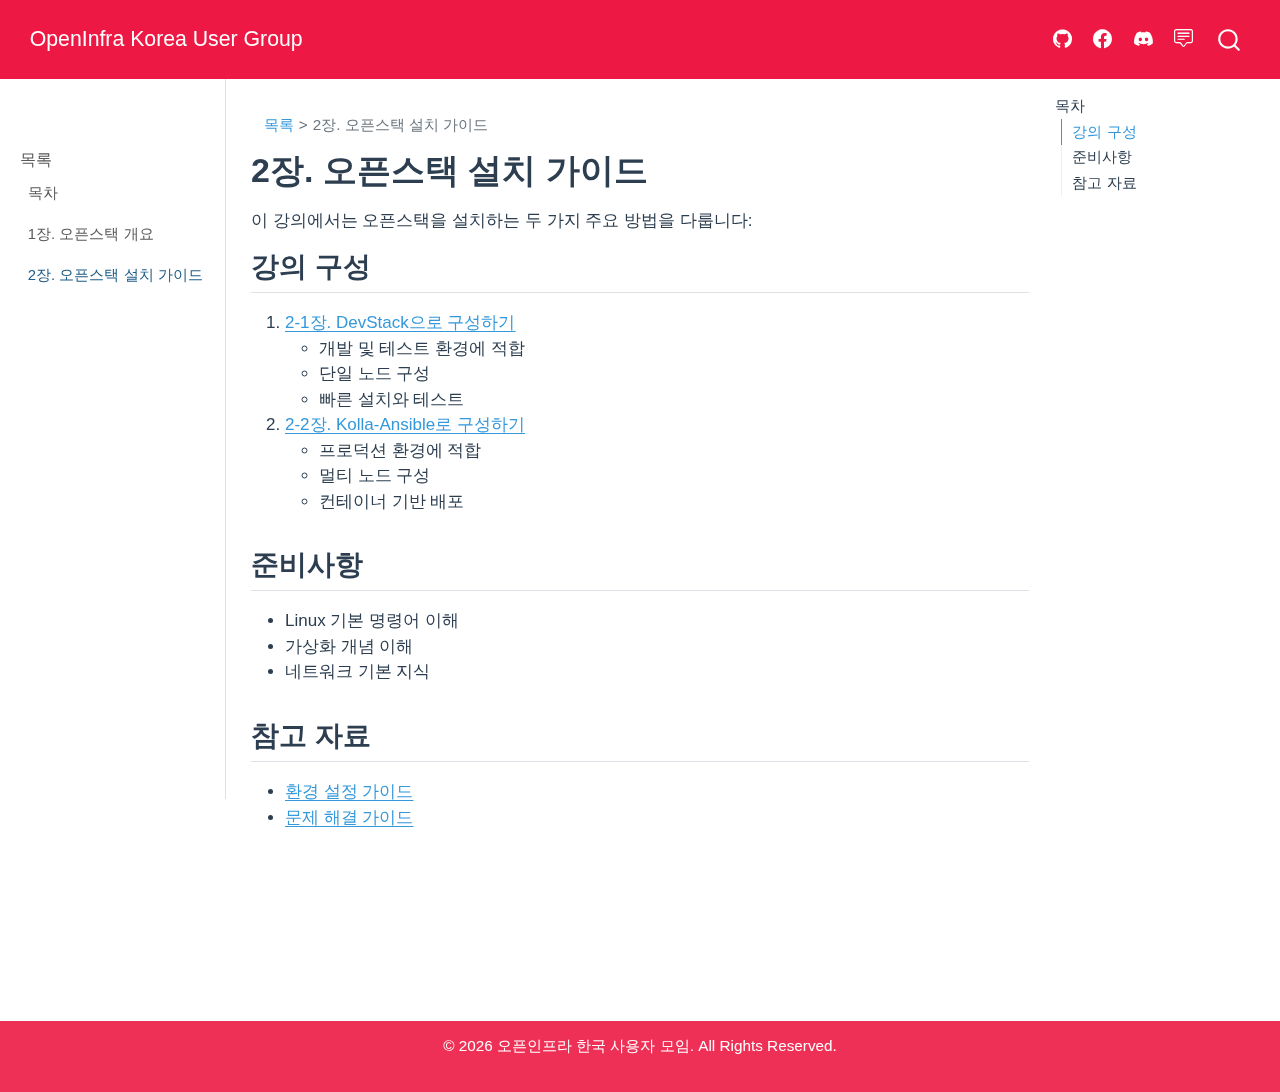
<file: docs/lectures/ch2_lec.html>
<!DOCTYPE html>
<html xmlns="http://www.w3.org/1999/xhtml" lang="ko" xml:lang="ko"><head>

<meta charset="utf-8">
<meta name="generator" content="quarto-1.6.39">

<meta name="viewport" content="width=device-width, initial-scale=1.0, user-scalable=yes">


<title>2장. 오픈스택 설치 가이드 – OpenInfra Korea User Group</title>
<style>
code{white-space: pre-wrap;}
span.smallcaps{font-variant: small-caps;}
div.columns{display: flex; gap: min(4vw, 1.5em);}
div.column{flex: auto; overflow-x: auto;}
div.hanging-indent{margin-left: 1.5em; text-indent: -1.5em;}
ul.task-list{list-style: none;}
ul.task-list li input[type="checkbox"] {
  width: 0.8em;
  margin: 0 0.8em 0.2em -1em; /* quarto-specific, see https://github.com/quarto-dev/quarto-cli/issues/4556 */ 
  vertical-align: middle;
}
</style>


<script src="../site_libs/quarto-nav/quarto-nav.js"></script>
<script src="../site_libs/quarto-nav/headroom.min.js"></script>
<script src="../site_libs/clipboard/clipboard.min.js"></script>
<script src="../site_libs/quarto-search/autocomplete.umd.js"></script>
<script src="../site_libs/quarto-search/fuse.min.js"></script>
<script src="../site_libs/quarto-search/quarto-search.js"></script>
<meta name="quarto:offset" content="../">
<script src="../site_libs/quarto-html/quarto.js"></script>
<script src="../site_libs/quarto-html/popper.min.js"></script>
<script src="../site_libs/quarto-html/tippy.umd.min.js"></script>
<script src="../site_libs/quarto-html/anchor.min.js"></script>
<link href="../site_libs/quarto-html/tippy.css" rel="stylesheet">
<link href="../site_libs/quarto-html/quarto-syntax-highlighting-e26003cea8cd680ca0c55a263523d882.css" rel="stylesheet" id="quarto-text-highlighting-styles">
<script src="../site_libs/bootstrap/bootstrap.min.js"></script>
<link href="../site_libs/bootstrap/bootstrap-icons.css" rel="stylesheet">
<link href="../site_libs/bootstrap/bootstrap-1392c789127e94e9759dd2ce84a8c637.min.css" rel="stylesheet" append-hash="true" id="quarto-bootstrap" data-mode="light">
<script id="quarto-search-options" type="application/json">{
  "location": "navbar",
  "copy-button": false,
  "collapse-after": 3,
  "panel-placement": "end",
  "type": "overlay",
  "limit": 50,
  "keyboard-shortcut": [
    "f",
    "/",
    "s"
  ],
  "show-item-context": false,
  "language": {
    "search-no-results-text": "일치 없음",
    "search-matching-documents-text": "일치된 문서",
    "search-copy-link-title": "검색 링크 복사",
    "search-hide-matches-text": "추가 검색 결과 숨기기",
    "search-more-match-text": "추가 검색결과",
    "search-more-matches-text": "추가 검색결과",
    "search-clear-button-title": "제거",
    "search-text-placeholder": "",
    "search-detached-cancel-button-title": "취소",
    "search-submit-button-title": "검색",
    "search-label": "검색"
  }
}</script>


</head>

<body class="nav-sidebar docked nav-fixed">

<div id="quarto-search-results"></div>
  <header id="quarto-header" class="headroom fixed-top">
    <nav class="navbar navbar-expand-lg " data-bs-theme="dark">
      <div class="navbar-container container-fluid">
      <div class="navbar-brand-container mx-auto">
    <a class="navbar-brand" href="../index.html">
    <span class="navbar-title">OpenInfra Korea User Group</span>
    </a>
  </div>
            <div id="quarto-search" class="" title="검색"></div>
          <button class="navbar-toggler" type="button" data-bs-toggle="collapse" data-bs-target="#navbarCollapse" aria-controls="navbarCollapse" role="menu" aria-expanded="false" aria-label="탐색 전환" onclick="if (window.quartoToggleHeadroom) { window.quartoToggleHeadroom(); }">
  <span class="navbar-toggler-icon"></span>
</button>
          <div class="collapse navbar-collapse" id="navbarCollapse">
            <ul class="navbar-nav navbar-nav-scroll ms-auto">
  <li class="nav-item compact">
    <a class="nav-link" href="https://github.com/openstack-kr/openstack-book"> <i class="bi bi-github" role="img">
</i> 
<span class="menu-text"></span></a>
  </li>  
  <li class="nav-item compact">
    <a class="nav-link" href="https://www.facebook.com/groups/openstack-kr"> <i class="bi bi-facebook" role="img">
</i> 
<span class="menu-text"></span></a>
  </li>  
  <li class="nav-item compact">
    <a class="nav-link" href="https://discord.gg/3ZzKMJKtPg"> <i class="bi bi-discord" role="img">
</i> 
<span class="menu-text"></span></a>
  </li>  
  <li class="nav-item compact">
    <a class="nav-link" href="https://forum.openinfra-kr.org/"> <i class="bi bi-chat-square-text" role="img">
</i> 
<span class="menu-text"></span></a>
  </li>  
</ul>
          </div> <!-- /navcollapse -->
            <div class="quarto-navbar-tools">
</div>
      </div> <!-- /container-fluid -->
    </nav>
  <nav class="quarto-secondary-nav">
    <div class="container-fluid d-flex">
      <button type="button" class="quarto-btn-toggle btn" data-bs-toggle="collapse" role="button" data-bs-target=".quarto-sidebar-collapse-item" aria-controls="quarto-sidebar" aria-expanded="false" aria-label="사이드바 전환" onclick="if (window.quartoToggleHeadroom) { window.quartoToggleHeadroom(); }">
        <i class="bi bi-layout-text-sidebar-reverse"></i>
      </button>
        <nav class="quarto-page-breadcrumbs" aria-label="breadcrumb"><ol class="breadcrumb"><li class="breadcrumb-item"><a href="../lectures/index.html">목록</a></li><li class="breadcrumb-item"><a href="../lectures/ch2_lec.html">2장. 오픈스택 설치 가이드</a></li></ol></nav>
        <a class="flex-grow-1" role="navigation" data-bs-toggle="collapse" data-bs-target=".quarto-sidebar-collapse-item" aria-controls="quarto-sidebar" aria-expanded="false" aria-label="사이드바 전환" onclick="if (window.quartoToggleHeadroom) { window.quartoToggleHeadroom(); }">      
        </a>
      <button type="button" class="btn quarto-search-button" aria-label="검색" onclick="window.quartoOpenSearch();">
        <i class="bi bi-search"></i>
      </button>
    </div>
  </nav>
</header>
<!-- content -->
<div id="quarto-content" class="quarto-container page-columns page-rows-contents page-layout-article page-navbar">
<!-- sidebar -->
  <nav id="quarto-sidebar" class="sidebar collapse collapse-horizontal quarto-sidebar-collapse-item sidebar-navigation docked overflow-auto">
        <div class="mt-2 flex-shrink-0 align-items-center">
        <div class="sidebar-search">
        <div id="quarto-search" class="" title="검색"></div>
        </div>
        </div>
    <div class="sidebar-menu-container"> 
    <ul class="list-unstyled mt-1">
        <li class="sidebar-item sidebar-item-section">
      <div class="sidebar-item-container"> 
            <a class="sidebar-item-text sidebar-link text-start" data-bs-toggle="collapse" data-bs-target="#" role="navigation" aria-expanded="true">
 <span class="menu-text">목록</span></a>
          <a class="sidebar-item-toggle text-start" data-bs-toggle="collapse" data-bs-target="#" role="navigation" aria-expanded="true" aria-label="토글 섹션">
            <i class="bi bi-chevron-right ms-2"></i>
          </a> 
      </div>
      <ul id="" class="collapse list-unstyled sidebar-section depth1 show">  
          <li class="sidebar-item">
  <div class="sidebar-item-container"> 
  <a href="../lectures/index.html" class="sidebar-item-text sidebar-link">
 <span class="menu-text">목차</span></a>
  </div>
</li>
          <li class="sidebar-item">
  <div class="sidebar-item-container"> 
  <a href="../lectures/ch1_lec.html" class="sidebar-item-text sidebar-link">
 <span class="menu-text">1장. 오픈스택 개요</span></a>
  </div>
</li>
          <li class="sidebar-item">
  <div class="sidebar-item-container"> 
  <a href="../lectures/ch2_lec.html" class="sidebar-item-text sidebar-link active">
 <span class="menu-text">2장. 오픈스택 설치 가이드</span></a>
  </div>
</li>
      </ul>
  </li>
    </ul>
    </div>
</nav>
<div id="quarto-sidebar-glass" class="quarto-sidebar-collapse-item" data-bs-toggle="collapse" data-bs-target=".quarto-sidebar-collapse-item"></div>
<!-- margin-sidebar -->
    <div id="quarto-margin-sidebar" class="sidebar margin-sidebar">
        <nav id="TOC" role="doc-toc" class="toc-active">
    <h2 id="toc-title">목차</h2>
   
  <ul>
  <li><a href="#강의-구성" id="toc-강의-구성" class="nav-link active" data-scroll-target="#강의-구성">강의 구성</a></li>
  <li><a href="#준비사항" id="toc-준비사항" class="nav-link" data-scroll-target="#준비사항">준비사항</a></li>
  <li><a href="#참고-자료" id="toc-참고-자료" class="nav-link" data-scroll-target="#참고-자료">참고 자료</a></li>
  </ul>
</nav>
    </div>
<!-- main -->
<main class="content" id="quarto-document-content">

<header id="title-block-header" class="quarto-title-block default"><nav class="quarto-page-breadcrumbs quarto-title-breadcrumbs d-none d-lg-block" aria-label="breadcrumb"><ol class="breadcrumb"><li class="breadcrumb-item"><a href="../lectures/index.html">목록</a></li><li class="breadcrumb-item"><a href="../lectures/ch2_lec.html">2장. 오픈스택 설치 가이드</a></li></ol></nav>
<div class="quarto-title">
<h1 class="title">2장. 오픈스택 설치 가이드</h1>
</div>



<div class="quarto-title-meta">

    
  
    
  </div>
  


</header>


<p>이 강의에서는 오픈스택을 설치하는 두 가지 주요 방법을 다룹니다:</p>
<section id="강의-구성" class="level2">
<h2 class="anchored" data-anchor-id="강의-구성">강의 구성</h2>
<ol type="1">
<li><a href="../lectures/ch2/ch2_1_lec.html">2-1장. DevStack으로 구성하기</a>
<ul>
<li>개발 및 테스트 환경에 적합</li>
<li>단일 노드 구성</li>
<li>빠른 설치와 테스트</li>
</ul></li>
<li><a href="../lectures/ch2/ch2_2_lec.html">2-2장. Kolla-Ansible로 구성하기</a>
<ul>
<li>프로덕션 환경에 적합</li>
<li>멀티 노드 구성</li>
<li>컨테이너 기반 배포</li>
</ul></li>
</ol>
</section>
<section id="준비사항" class="level2">
<h2 class="anchored" data-anchor-id="준비사항">준비사항</h2>
<ul>
<li>Linux 기본 명령어 이해</li>
<li>가상화 개념 이해</li>
<li>네트워크 기본 지식</li>
</ul>
</section>
<section id="참고-자료" class="level2">
<h2 class="anchored" data-anchor-id="참고-자료">참고 자료</h2>
<ul>
<li><a href="../guides/basic.html">환경 설정 가이드</a></li>
<li><a href="../guides/advanced.html">문제 해결 가이드</a></li>
</ul>


</section>

</main> <!-- /main -->
<footer class="footer">
    <div class="container">
        <p>© <span id="current-year"></span> 오픈인프라 한국 사용자 모임. All Rights Reserved.</p>
    </div>
</footer>

<script>
    document.getElementById('current-year').textContent = new Date().getFullYear();
</script> 
<script id="quarto-html-after-body" type="application/javascript">
window.document.addEventListener("DOMContentLoaded", function (event) {
  const toggleBodyColorMode = (bsSheetEl) => {
    const mode = bsSheetEl.getAttribute("data-mode");
    const bodyEl = window.document.querySelector("body");
    if (mode === "dark") {
      bodyEl.classList.add("quarto-dark");
      bodyEl.classList.remove("quarto-light");
    } else {
      bodyEl.classList.add("quarto-light");
      bodyEl.classList.remove("quarto-dark");
    }
  }
  const toggleBodyColorPrimary = () => {
    const bsSheetEl = window.document.querySelector("link#quarto-bootstrap");
    if (bsSheetEl) {
      toggleBodyColorMode(bsSheetEl);
    }
  }
  toggleBodyColorPrimary();  
  const icon = "";
  const anchorJS = new window.AnchorJS();
  anchorJS.options = {
    placement: 'right',
    icon: icon
  };
  anchorJS.add('.anchored');
  const isCodeAnnotation = (el) => {
    for (const clz of el.classList) {
      if (clz.startsWith('code-annotation-')) {                     
        return true;
      }
    }
    return false;
  }
  const onCopySuccess = function(e) {
    // button target
    const button = e.trigger;
    // don't keep focus
    button.blur();
    // flash "checked"
    button.classList.add('code-copy-button-checked');
    var currentTitle = button.getAttribute("title");
    button.setAttribute("title", "복사완료!");
    let tooltip;
    if (window.bootstrap) {
      button.setAttribute("data-bs-toggle", "tooltip");
      button.setAttribute("data-bs-placement", "left");
      button.setAttribute("data-bs-title", "복사완료!");
      tooltip = new bootstrap.Tooltip(button, 
        { trigger: "manual", 
          customClass: "code-copy-button-tooltip",
          offset: [0, -8]});
      tooltip.show();    
    }
    setTimeout(function() {
      if (tooltip) {
        tooltip.hide();
        button.removeAttribute("data-bs-title");
        button.removeAttribute("data-bs-toggle");
        button.removeAttribute("data-bs-placement");
      }
      button.setAttribute("title", currentTitle);
      button.classList.remove('code-copy-button-checked');
    }, 1000);
    // clear code selection
    e.clearSelection();
  }
  const getTextToCopy = function(trigger) {
      const codeEl = trigger.previousElementSibling.cloneNode(true);
      for (const childEl of codeEl.children) {
        if (isCodeAnnotation(childEl)) {
          childEl.remove();
        }
      }
      return codeEl.innerText;
  }
  const clipboard = new window.ClipboardJS('.code-copy-button:not([data-in-quarto-modal])', {
    text: getTextToCopy
  });
  clipboard.on('success', onCopySuccess);
  if (window.document.getElementById('quarto-embedded-source-code-modal')) {
    const clipboardModal = new window.ClipboardJS('.code-copy-button[data-in-quarto-modal]', {
      text: getTextToCopy,
      container: window.document.getElementById('quarto-embedded-source-code-modal')
    });
    clipboardModal.on('success', onCopySuccess);
  }
    var localhostRegex = new RegExp(/^(?:http|https):\/\/localhost\:?[0-9]*\//);
    var mailtoRegex = new RegExp(/^mailto:/);
      var filterRegex = new RegExp('/' + window.location.host + '/');
    var isInternal = (href) => {
        return filterRegex.test(href) || localhostRegex.test(href) || mailtoRegex.test(href);
    }
    // Inspect non-navigation links and adorn them if external
 	var links = window.document.querySelectorAll('a[href]:not(.nav-link):not(.navbar-brand):not(.toc-action):not(.sidebar-link):not(.sidebar-item-toggle):not(.pagination-link):not(.no-external):not([aria-hidden]):not(.dropdown-item):not(.quarto-navigation-tool):not(.about-link)');
    for (var i=0; i<links.length; i++) {
      const link = links[i];
      if (!isInternal(link.href)) {
        // undo the damage that might have been done by quarto-nav.js in the case of
        // links that we want to consider external
        if (link.dataset.originalHref !== undefined) {
          link.href = link.dataset.originalHref;
        }
      }
    }
  function tippyHover(el, contentFn, onTriggerFn, onUntriggerFn) {
    const config = {
      allowHTML: true,
      maxWidth: 500,
      delay: 100,
      arrow: false,
      appendTo: function(el) {
          return el.parentElement;
      },
      interactive: true,
      interactiveBorder: 10,
      theme: 'quarto',
      placement: 'bottom-start',
    };
    if (contentFn) {
      config.content = contentFn;
    }
    if (onTriggerFn) {
      config.onTrigger = onTriggerFn;
    }
    if (onUntriggerFn) {
      config.onUntrigger = onUntriggerFn;
    }
    window.tippy(el, config); 
  }
  const noterefs = window.document.querySelectorAll('a[role="doc-noteref"]');
  for (var i=0; i<noterefs.length; i++) {
    const ref = noterefs[i];
    tippyHover(ref, function() {
      // use id or data attribute instead here
      let href = ref.getAttribute('data-footnote-href') || ref.getAttribute('href');
      try { href = new URL(href).hash; } catch {}
      const id = href.replace(/^#\/?/, "");
      const note = window.document.getElementById(id);
      if (note) {
        return note.innerHTML;
      } else {
        return "";
      }
    });
  }
  const xrefs = window.document.querySelectorAll('a.quarto-xref');
  const processXRef = (id, note) => {
    // Strip column container classes
    const stripColumnClz = (el) => {
      el.classList.remove("page-full", "page-columns");
      if (el.children) {
        for (const child of el.children) {
          stripColumnClz(child);
        }
      }
    }
    stripColumnClz(note)
    if (id === null || id.startsWith('sec-')) {
      // Special case sections, only their first couple elements
      const container = document.createElement("div");
      if (note.children && note.children.length > 2) {
        container.appendChild(note.children[0].cloneNode(true));
        for (let i = 1; i < note.children.length; i++) {
          const child = note.children[i];
          if (child.tagName === "P" && child.innerText === "") {
            continue;
          } else {
            container.appendChild(child.cloneNode(true));
            break;
          }
        }
        if (window.Quarto?.typesetMath) {
          window.Quarto.typesetMath(container);
        }
        return container.innerHTML
      } else {
        if (window.Quarto?.typesetMath) {
          window.Quarto.typesetMath(note);
        }
        return note.innerHTML;
      }
    } else {
      // Remove any anchor links if they are present
      const anchorLink = note.querySelector('a.anchorjs-link');
      if (anchorLink) {
        anchorLink.remove();
      }
      if (window.Quarto?.typesetMath) {
        window.Quarto.typesetMath(note);
      }
      if (note.classList.contains("callout")) {
        return note.outerHTML;
      } else {
        return note.innerHTML;
      }
    }
  }
  for (var i=0; i<xrefs.length; i++) {
    const xref = xrefs[i];
    tippyHover(xref, undefined, function(instance) {
      instance.disable();
      let url = xref.getAttribute('href');
      let hash = undefined; 
      if (url.startsWith('#')) {
        hash = url;
      } else {
        try { hash = new URL(url).hash; } catch {}
      }
      if (hash) {
        const id = hash.replace(/^#\/?/, "");
        const note = window.document.getElementById(id);
        if (note !== null) {
          try {
            const html = processXRef(id, note.cloneNode(true));
            instance.setContent(html);
          } finally {
            instance.enable();
            instance.show();
          }
        } else {
          // See if we can fetch this
          fetch(url.split('#')[0])
          .then(res => res.text())
          .then(html => {
            const parser = new DOMParser();
            const htmlDoc = parser.parseFromString(html, "text/html");
            const note = htmlDoc.getElementById(id);
            if (note !== null) {
              const html = processXRef(id, note);
              instance.setContent(html);
            } 
          }).finally(() => {
            instance.enable();
            instance.show();
          });
        }
      } else {
        // See if we can fetch a full url (with no hash to target)
        // This is a special case and we should probably do some content thinning / targeting
        fetch(url)
        .then(res => res.text())
        .then(html => {
          const parser = new DOMParser();
          const htmlDoc = parser.parseFromString(html, "text/html");
          const note = htmlDoc.querySelector('main.content');
          if (note !== null) {
            // This should only happen for chapter cross references
            // (since there is no id in the URL)
            // remove the first header
            if (note.children.length > 0 && note.children[0].tagName === "HEADER") {
              note.children[0].remove();
            }
            const html = processXRef(null, note);
            instance.setContent(html);
          } 
        }).finally(() => {
          instance.enable();
          instance.show();
        });
      }
    }, function(instance) {
    });
  }
      let selectedAnnoteEl;
      const selectorForAnnotation = ( cell, annotation) => {
        let cellAttr = 'data-code-cell="' + cell + '"';
        let lineAttr = 'data-code-annotation="' +  annotation + '"';
        const selector = 'span[' + cellAttr + '][' + lineAttr + ']';
        return selector;
      }
      const selectCodeLines = (annoteEl) => {
        const doc = window.document;
        const targetCell = annoteEl.getAttribute("data-target-cell");
        const targetAnnotation = annoteEl.getAttribute("data-target-annotation");
        const annoteSpan = window.document.querySelector(selectorForAnnotation(targetCell, targetAnnotation));
        const lines = annoteSpan.getAttribute("data-code-lines").split(",");
        const lineIds = lines.map((line) => {
          return targetCell + "-" + line;
        })
        let top = null;
        let height = null;
        let parent = null;
        if (lineIds.length > 0) {
            //compute the position of the single el (top and bottom and make a div)
            const el = window.document.getElementById(lineIds[0]);
            top = el.offsetTop;
            height = el.offsetHeight;
            parent = el.parentElement.parentElement;
          if (lineIds.length > 1) {
            const lastEl = window.document.getElementById(lineIds[lineIds.length - 1]);
            const bottom = lastEl.offsetTop + lastEl.offsetHeight;
            height = bottom - top;
          }
          if (top !== null && height !== null && parent !== null) {
            // cook up a div (if necessary) and position it 
            let div = window.document.getElementById("code-annotation-line-highlight");
            if (div === null) {
              div = window.document.createElement("div");
              div.setAttribute("id", "code-annotation-line-highlight");
              div.style.position = 'absolute';
              parent.appendChild(div);
            }
            div.style.top = top - 2 + "px";
            div.style.height = height + 4 + "px";
            div.style.left = 0;
            let gutterDiv = window.document.getElementById("code-annotation-line-highlight-gutter");
            if (gutterDiv === null) {
              gutterDiv = window.document.createElement("div");
              gutterDiv.setAttribute("id", "code-annotation-line-highlight-gutter");
              gutterDiv.style.position = 'absolute';
              const codeCell = window.document.getElementById(targetCell);
              const gutter = codeCell.querySelector('.code-annotation-gutter');
              gutter.appendChild(gutterDiv);
            }
            gutterDiv.style.top = top - 2 + "px";
            gutterDiv.style.height = height + 4 + "px";
          }
          selectedAnnoteEl = annoteEl;
        }
      };
      const unselectCodeLines = () => {
        const elementsIds = ["code-annotation-line-highlight", "code-annotation-line-highlight-gutter"];
        elementsIds.forEach((elId) => {
          const div = window.document.getElementById(elId);
          if (div) {
            div.remove();
          }
        });
        selectedAnnoteEl = undefined;
      };
        // Handle positioning of the toggle
    window.addEventListener(
      "resize",
      throttle(() => {
        elRect = undefined;
        if (selectedAnnoteEl) {
          selectCodeLines(selectedAnnoteEl);
        }
      }, 10)
    );
    function throttle(fn, ms) {
    let throttle = false;
    let timer;
      return (...args) => {
        if(!throttle) { // first call gets through
            fn.apply(this, args);
            throttle = true;
        } else { // all the others get throttled
            if(timer) clearTimeout(timer); // cancel #2
            timer = setTimeout(() => {
              fn.apply(this, args);
              timer = throttle = false;
            }, ms);
        }
      };
    }
      // Attach click handler to the DT
      const annoteDls = window.document.querySelectorAll('dt[data-target-cell]');
      for (const annoteDlNode of annoteDls) {
        annoteDlNode.addEventListener('click', (event) => {
          const clickedEl = event.target;
          if (clickedEl !== selectedAnnoteEl) {
            unselectCodeLines();
            const activeEl = window.document.querySelector('dt[data-target-cell].code-annotation-active');
            if (activeEl) {
              activeEl.classList.remove('code-annotation-active');
            }
            selectCodeLines(clickedEl);
            clickedEl.classList.add('code-annotation-active');
          } else {
            // Unselect the line
            unselectCodeLines();
            clickedEl.classList.remove('code-annotation-active');
          }
        });
      }
  const findCites = (el) => {
    const parentEl = el.parentElement;
    if (parentEl) {
      const cites = parentEl.dataset.cites;
      if (cites) {
        return {
          el,
          cites: cites.split(' ')
        };
      } else {
        return findCites(el.parentElement)
      }
    } else {
      return undefined;
    }
  };
  var bibliorefs = window.document.querySelectorAll('a[role="doc-biblioref"]');
  for (var i=0; i<bibliorefs.length; i++) {
    const ref = bibliorefs[i];
    const citeInfo = findCites(ref);
    if (citeInfo) {
      tippyHover(citeInfo.el, function() {
        var popup = window.document.createElement('div');
        citeInfo.cites.forEach(function(cite) {
          var citeDiv = window.document.createElement('div');
          citeDiv.classList.add('hanging-indent');
          citeDiv.classList.add('csl-entry');
          var biblioDiv = window.document.getElementById('ref-' + cite);
          if (biblioDiv) {
            citeDiv.innerHTML = biblioDiv.innerHTML;
          }
          popup.appendChild(citeDiv);
        });
        return popup.innerHTML;
      });
    }
  }
});
</script>
</div> <!-- /content -->




</body></html>
</file>
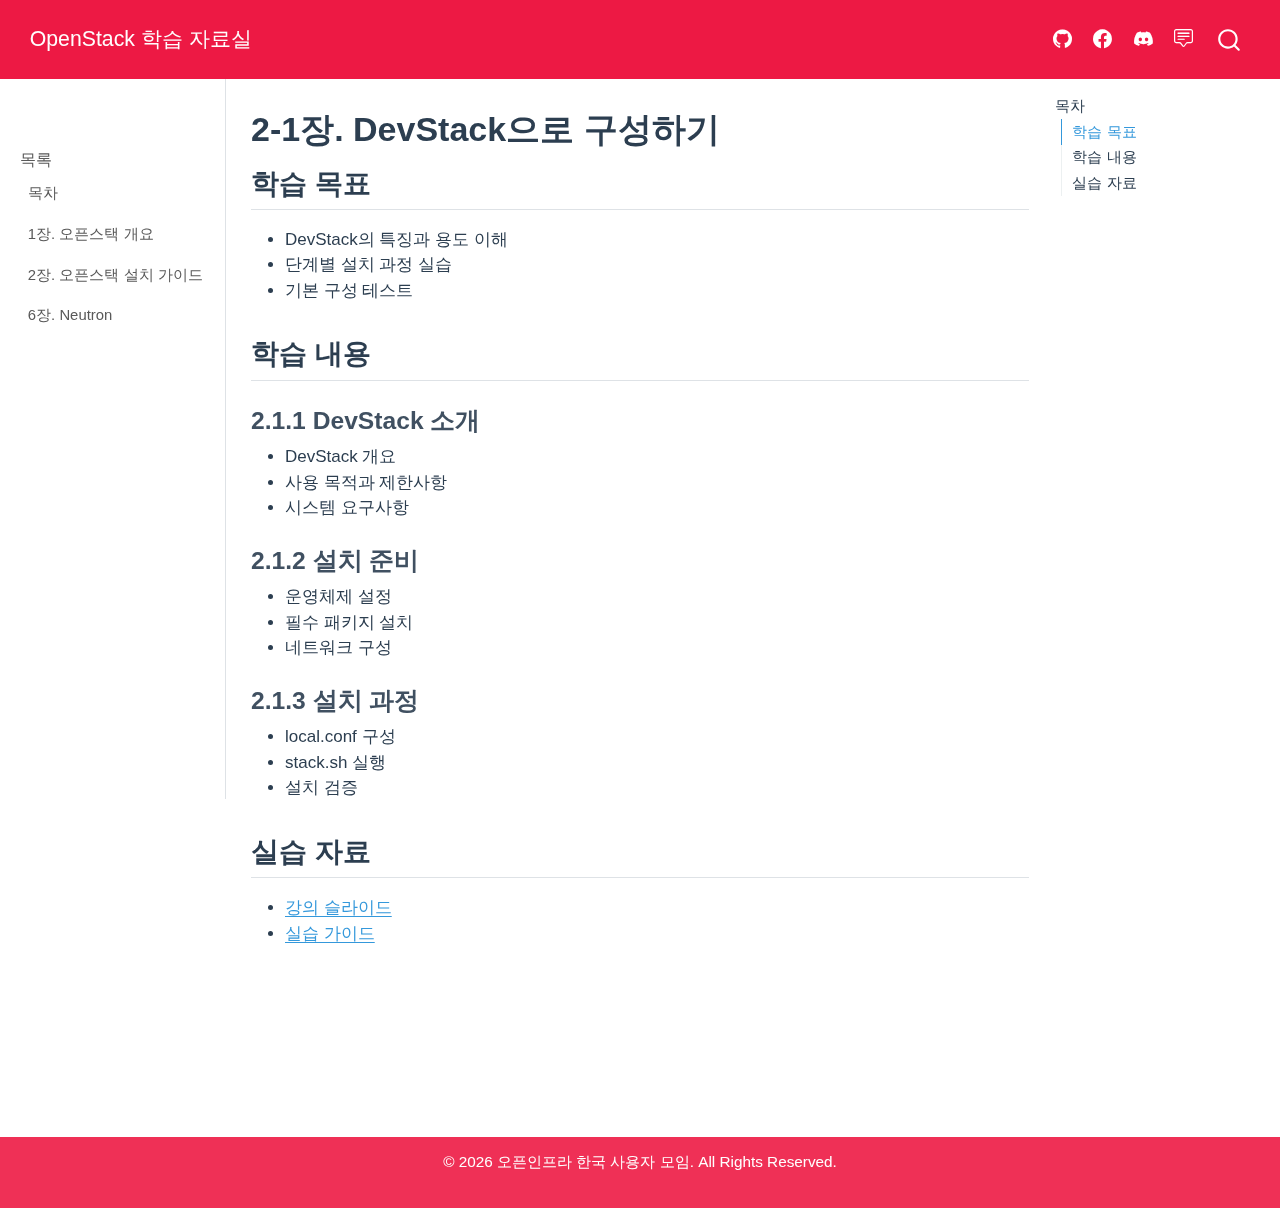
<file: lectures/ch2/ch2_1_lec.html>
<!DOCTYPE html>
<html xmlns="http://www.w3.org/1999/xhtml" lang="ko" xml:lang="ko"><head>

<meta charset="utf-8">
<meta name="generator" content="quarto-1.9.36">

<meta name="viewport" content="width=device-width, initial-scale=1.0, user-scalable=yes">


<title>2-1장. DevStack으로 구성하기 – OpenStack 학습 자료실</title>
<style>
/* Default styles provided by pandoc.
** See https://pandoc.org/MANUAL.html#variables-for-html for config info.
*/
code{white-space: pre-wrap;}
span.smallcaps{font-variant: small-caps;}
div.columns{display: flex; gap: min(4vw, 1.5em);}
div.column{flex: auto; overflow-x: auto;}
div.hanging-indent{margin-left: 1.5em; text-indent: -1.5em;}
ul.task-list{list-style: none;}
ul.task-list li input[type="checkbox"] {
  width: 0.8em;
  margin: 0 0.8em 0.2em -1em; /* quarto-specific, see https://github.com/quarto-dev/quarto-cli/issues/4556 */ 
  vertical-align: middle;
}
</style>


<script src="../../site_libs/quarto-nav/quarto-nav.js"></script>
<script src="../../site_libs/quarto-nav/headroom.min.js"></script>
<script src="../../site_libs/clipboard/clipboard.min.js"></script>
<script src="../../site_libs/quarto-search/autocomplete.umd.js"></script>
<script src="../../site_libs/quarto-search/fuse.min.js"></script>
<script src="../../site_libs/quarto-search/quarto-search.js"></script>
<meta name="quarto:offset" content="../../">
<script src="../../site_libs/quarto-html/quarto.js" type="module"></script>
<script src="../../site_libs/quarto-html/tabsets/tabsets.js" type="module"></script>
<script src="../../site_libs/quarto-html/popper.min.js"></script>
<script src="../../site_libs/quarto-html/tippy.umd.min.js"></script>
<script src="../../site_libs/quarto-html/anchor.min.js"></script>
<link href="../../site_libs/quarto-html/tippy.css" rel="stylesheet">
<link href="../../site_libs/quarto-html/quarto-syntax-highlighting-845c23b38eaddc0f92fda52bfe77a8c8.css" rel="stylesheet" id="quarto-text-highlighting-styles">
<script src="../../site_libs/bootstrap/bootstrap.min.js"></script>
<link href="../../site_libs/bootstrap/bootstrap-icons.css" rel="stylesheet">
<link href="../../site_libs/bootstrap/bootstrap-85fb0186e11bdba84245cffdcc8383cd.min.css" rel="stylesheet" append-hash="true" id="quarto-bootstrap" data-mode="light">
<script id="quarto-search-options" type="application/json">{
  "location": "navbar",
  "copy-button": false,
  "collapse-after": 3,
  "panel-placement": "end",
  "type": "overlay",
  "limit": 50,
  "keyboard-shortcut": [
    "f",
    "/",
    "s"
  ],
  "show-item-context": false,
  "language": {
    "search-no-results-text": "일치 없음",
    "search-matching-documents-text": "일치된 문서",
    "search-copy-link-title": "검색 링크 복사",
    "search-hide-matches-text": "추가 검색 결과 숨기기",
    "search-more-match-text": "추가 검색결과",
    "search-more-matches-text": "추가 검색결과",
    "search-clear-button-title": "제거",
    "search-text-placeholder": "",
    "search-detached-cancel-button-title": "취소",
    "search-submit-button-title": "검색",
    "search-label": "검색"
  }
}</script>


</head>

<body class="nav-sidebar docked nav-fixed quarto-light">

<div id="quarto-search-results"></div>
  <header id="quarto-header" class="headroom fixed-top">
    <nav class="navbar navbar-expand-lg " data-bs-theme="dark">
      <div class="navbar-container container-fluid">
      <div class="navbar-brand-container mx-auto">
    <a class="navbar-brand" href="../../index.html">
    <span class="navbar-title">OpenStack 학습 자료실</span>
    </a>
  </div>
            <div id="quarto-search" class="" title="검색"></div>
          <button class="navbar-toggler" type="button" data-bs-toggle="collapse" data-bs-target="#navbarCollapse" aria-controls="navbarCollapse" role="menu" aria-expanded="false" aria-label="탐색 전환" onclick="if (window.quartoToggleHeadroom) { window.quartoToggleHeadroom(); }">
  <span class="navbar-toggler-icon"></span>
</button>
          <div class="collapse navbar-collapse" id="navbarCollapse">
            <ul class="navbar-nav navbar-nav-scroll ms-auto">
  <li class="nav-item compact">
    <a class="nav-link" href="https://github.com/openstack-kr/openstack-book"> <i class="bi bi-github" role="img">
</i> 
<span class="menu-text"></span></a>
  </li>  
  <li class="nav-item compact">
    <a class="nav-link" href="https://www.facebook.com/groups/openstack-kr"> <i class="bi bi-facebook" role="img">
</i> 
<span class="menu-text"></span></a>
  </li>  
  <li class="nav-item compact">
    <a class="nav-link" href="https://discord.gg/3ZzKMJKtPg"> <i class="bi bi-discord" role="img">
</i> 
<span class="menu-text"></span></a>
  </li>  
  <li class="nav-item compact">
    <a class="nav-link" href="https://forum.openinfra-kr.org/"> <i class="bi bi-chat-square-text" role="img">
</i> 
<span class="menu-text"></span></a>
  </li>  
</ul>
          </div> <!-- /navcollapse -->
            <div class="quarto-navbar-tools">
</div>
      </div> <!-- /container-fluid -->
    </nav>
  <nav class="quarto-secondary-nav">
    <div class="container-fluid d-flex">
      <button type="button" class="quarto-btn-toggle btn" data-bs-toggle="collapse" role="button" data-bs-target=".quarto-sidebar-collapse-item" aria-controls="quarto-sidebar" aria-expanded="false" aria-label="사이드바 전환" onclick="if (window.quartoToggleHeadroom) { window.quartoToggleHeadroom(); }">
        <i class="bi bi-layout-text-sidebar-reverse"></i>
      </button>
        <nav class="quarto-page-breadcrumbs" aria-label="breadcrumb"><ol class="breadcrumb"><li class="breadcrumb-item">2-1장. DevStack으로 구성하기</li></ol></nav>
        <a class="flex-grow-1" role="navigation" data-bs-toggle="collapse" data-bs-target=".quarto-sidebar-collapse-item" aria-controls="quarto-sidebar" aria-expanded="false" aria-label="사이드바 전환" onclick="if (window.quartoToggleHeadroom) { window.quartoToggleHeadroom(); }">      
        </a>
      <button type="button" class="btn quarto-search-button" aria-label="검색" onclick="window.quartoOpenSearch();">
        <i class="bi bi-search"></i>
      </button>
    </div>
  </nav>
</header>
<!-- content -->
<div id="quarto-content" class="quarto-container page-columns page-rows-contents page-layout-article page-navbar">
<!-- sidebar -->
  <nav id="quarto-sidebar" class="sidebar collapse collapse-horizontal quarto-sidebar-collapse-item sidebar-navigation docked overflow-auto">
        <div class="mt-2 flex-shrink-0 align-items-center">
        <div class="sidebar-search">
        <div id="quarto-search" class="" title="검색"></div>
        </div>
        </div>
    <div class="sidebar-menu-container"> 
    <ul class="list-unstyled mt-1">
        <li class="sidebar-item sidebar-item-section">
      <div class="sidebar-item-container"> 
            <a class="sidebar-item-text sidebar-link text-start" data-bs-toggle="collapse" data-bs-target="#" role="navigation" aria-expanded="true">
 <span class="menu-text">목록</span></a>
          <a class="sidebar-item-toggle text-start" data-bs-toggle="collapse" data-bs-target="#" role="navigation" aria-expanded="true" aria-label="토글 섹션">
            <i class="bi bi-chevron-right ms-2"></i>
          </a> 
      </div>
      <ul id="" class="collapse list-unstyled sidebar-section depth1 show">  
          <li class="sidebar-item">
  <div class="sidebar-item-container"> 
  <a href="../../lectures/index.html" class="sidebar-item-text sidebar-link">
 <span class="menu-text">목차</span></a>
  </div>
</li>
          <li class="sidebar-item">
  <div class="sidebar-item-container"> 
  <a href="../../lectures/ch1_lec.html" class="sidebar-item-text sidebar-link">
 <span class="menu-text">1장. 오픈스택 개요</span></a>
  </div>
</li>
          <li class="sidebar-item">
  <div class="sidebar-item-container"> 
  <a href="../../lectures/ch2_lec.html" class="sidebar-item-text sidebar-link">
 <span class="menu-text">2장. 오픈스택 설치 가이드</span></a>
  </div>
</li>
          <li class="sidebar-item sidebar-item-section">
      <div class="sidebar-item-container"> 
            <a href="../../lectures/ch6_lec.html" class="sidebar-item-text sidebar-link">
 <span class="menu-text">6장. Neutron</span></a>
          <a class="sidebar-item-toggle text-start collapsed" data-bs-toggle="collapse" data-bs-target="#quarto-sidebar-section-1" role="navigation" aria-expanded="false" aria-label="토글 섹션">
            <i class="bi bi-chevron-right ms-2"></i>
          </a> 
      </div>
      <ul id="quarto-sidebar-section-1" class="collapse list-unstyled sidebar-section depth2 ">  
          <li class="sidebar-item">
  <div class="sidebar-item-container"> 
  <a href="../../lectures/ch6/neutron_agents.html" class="sidebar-item-text sidebar-link">
 <span class="menu-text">6-1. Neutron의 agent에 대해 알아보기</span></a>
  </div>
</li>
          <li class="sidebar-item">
  <div class="sidebar-item-container"> 
  <a href="../../lectures/ch6/snat_dnat.html" class="sidebar-item-text sidebar-link">
 <span class="menu-text">6-12. SNAT/DNAT란?</span></a>
  </div>
</li>
          <li class="sidebar-item">
  <div class="sidebar-item-container"> 
  <a href="../../lectures/ch6/ovs_vxlan_vpn.html" class="sidebar-item-text sidebar-link">
 <span class="menu-text">6-15. OVS와 VXLAN를 이용해 가상 네트워크 만들기</span></a>
  </div>
</li>
      </ul>
  </li>
      </ul>
  </li>
    </ul>
    </div>
</nav>
<div id="quarto-sidebar-glass" class="quarto-sidebar-collapse-item" data-bs-toggle="collapse" data-bs-target=".quarto-sidebar-collapse-item"></div>
<!-- margin-sidebar -->
    <div id="quarto-margin-sidebar" class="sidebar margin-sidebar">
        <nav id="TOC" role="doc-toc" class="toc-active">
    <h2 id="toc-title">목차</h2>
   
  <ul>
  <li><a href="#학습-목표" id="toc-학습-목표" class="nav-link active" data-scroll-target="#학습-목표">학습 목표</a></li>
  <li><a href="#학습-내용" id="toc-학습-내용" class="nav-link" data-scroll-target="#학습-내용">학습 내용</a>
  <ul class="collapse">
  <li><a href="#devstack-소개" id="toc-devstack-소개" class="nav-link" data-scroll-target="#devstack-소개">2.1.1 DevStack 소개</a></li>
  <li><a href="#설치-준비" id="toc-설치-준비" class="nav-link" data-scroll-target="#설치-준비">2.1.2 설치 준비</a></li>
  <li><a href="#설치-과정" id="toc-설치-과정" class="nav-link" data-scroll-target="#설치-과정">2.1.3 설치 과정</a></li>
  </ul></li>
  <li><a href="#실습-자료" id="toc-실습-자료" class="nav-link" data-scroll-target="#실습-자료">실습 자료</a></li>
  </ul>
</nav>
    </div>
<!-- main -->
<main class="content" id="quarto-document-content">

<header id="title-block-header" class="quarto-title-block default">
<div class="quarto-title">
<h1 class="title">2-1장. DevStack으로 구성하기</h1>
</div>



<div class="quarto-title-meta">

    
  
    
  </div>
  


</header>


<section id="학습-목표" class="level2">
<h2 class="anchored" data-anchor-id="학습-목표">학습 목표</h2>
<ul>
<li>DevStack의 특징과 용도 이해</li>
<li>단계별 설치 과정 실습</li>
<li>기본 구성 테스트</li>
</ul>
</section>
<section id="학습-내용" class="level2">
<h2 class="anchored" data-anchor-id="학습-내용">학습 내용</h2>
<section id="devstack-소개" class="level3">
<h3 class="anchored" data-anchor-id="devstack-소개">2.1.1 DevStack 소개</h3>
<ul>
<li>DevStack 개요</li>
<li>사용 목적과 제한사항</li>
<li>시스템 요구사항</li>
</ul>
</section>
<section id="설치-준비" class="level3">
<h3 class="anchored" data-anchor-id="설치-준비">2.1.2 설치 준비</h3>
<ul>
<li>운영체제 설정</li>
<li>필수 패키지 설치</li>
<li>네트워크 구성</li>
</ul>
</section>
<section id="설치-과정" class="level3">
<h3 class="anchored" data-anchor-id="설치-과정">2.1.3 설치 과정</h3>
<ul>
<li>local.conf 구성</li>
<li>stack.sh 실행</li>
<li>설치 검증</li>
</ul>
</section>
</section>
<section id="실습-자료" class="level2">
<h2 class="anchored" data-anchor-id="실습-자료">실습 자료</h2>
<ul>
<li><a href="../../materials/ch2-1-devstack.pdf">강의 슬라이드</a></li>
<li><a href="../../guides/basic.html#devstack-설치">실습 가이드</a></li>
</ul>


</section>

</main> <!-- /main -->
<footer class="footer">
    <div class="container">
        <p>© <span id="current-year"></span> 오픈인프라 한국 사용자 모임. All Rights Reserved.</p>
    </div>
</footer>

<script>
    document.getElementById('current-year').textContent = new Date().getFullYear();
</script> 
<script id="quarto-html-after-body" type="application/javascript">
  window.document.addEventListener("DOMContentLoaded", function (event) {
    const icon = "";
    const anchorJS = new window.AnchorJS();
    anchorJS.options = {
      placement: 'right',
      icon: icon
    };
    anchorJS.add('.anchored');
    const isCodeAnnotation = (el) => {
      for (const clz of el.classList) {
        if (clz.startsWith('code-annotation-')) {                     
          return true;
        }
      }
      return false;
    }
    const onCopySuccess = function(e) {
      // button target
      const button = e.trigger;
      // don't keep focus
      button.blur();
      // flash "checked"
      button.classList.add('code-copy-button-checked');
      var currentTitle = button.getAttribute("title");
      button.setAttribute("title", "복사완료!");
      let tooltip;
      if (window.bootstrap) {
        button.setAttribute("data-bs-toggle", "tooltip");
        button.setAttribute("data-bs-placement", "left");
        button.setAttribute("data-bs-title", "복사완료!");
        tooltip = new bootstrap.Tooltip(button, 
          { trigger: "manual", 
            customClass: "code-copy-button-tooltip",
            offset: [0, -8]});
        tooltip.show();    
      }
      setTimeout(function() {
        if (tooltip) {
          tooltip.hide();
          button.removeAttribute("data-bs-title");
          button.removeAttribute("data-bs-toggle");
          button.removeAttribute("data-bs-placement");
        }
        button.setAttribute("title", currentTitle);
        button.classList.remove('code-copy-button-checked');
      }, 1000);
      // clear code selection
      e.clearSelection();
    }
    const getTextToCopy = function(trigger) {
      const outerScaffold = trigger.parentElement.cloneNode(true);
      const codeEl = outerScaffold.querySelector('code');
      for (const childEl of codeEl.children) {
        if (isCodeAnnotation(childEl)) {
          childEl.remove();
        }
      }
      return codeEl.innerText;
    }
    const clipboard = new window.ClipboardJS('.code-copy-button:not([data-in-quarto-modal])', {
      text: getTextToCopy
    });
    clipboard.on('success', onCopySuccess);
    if (window.document.getElementById('quarto-embedded-source-code-modal')) {
      const clipboardModal = new window.ClipboardJS('.code-copy-button[data-in-quarto-modal]', {
        text: getTextToCopy,
        container: window.document.getElementById('quarto-embedded-source-code-modal')
      });
      clipboardModal.on('success', onCopySuccess);
    }
      var localhostRegex = new RegExp(/^(?:http|https):\/\/localhost\:?[0-9]*\//);
      var mailtoRegex = new RegExp(/^mailto:/);
        var filterRegex = new RegExp('/' + window.location.host + '/');
      var isInternal = (href) => {
          return filterRegex.test(href) || localhostRegex.test(href) || mailtoRegex.test(href);
      }
      // Inspect non-navigation links and adorn them if external
     var links = window.document.querySelectorAll('a[href]:not(.nav-link):not(.navbar-brand):not(.toc-action):not(.sidebar-link):not(.sidebar-item-toggle):not(.pagination-link):not(.no-external):not([aria-hidden]):not(.dropdown-item):not(.quarto-navigation-tool):not(.about-link)');
      for (var i=0; i<links.length; i++) {
        const link = links[i];
        if (!isInternal(link.href)) {
          // undo the damage that might have been done by quarto-nav.js in the case of
          // links that we want to consider external
          if (link.dataset.originalHref !== undefined) {
            link.href = link.dataset.originalHref;
          }
        }
      }
    function tippyHover(el, contentFn, onTriggerFn, onUntriggerFn) {
      const config = {
        allowHTML: true,
        maxWidth: 500,
        delay: 100,
        arrow: false,
        appendTo: function(el) {
            return el.parentElement;
        },
        interactive: true,
        interactiveBorder: 10,
        theme: 'quarto',
        placement: 'bottom-start',
      };
      if (contentFn) {
        config.content = contentFn;
      }
      if (onTriggerFn) {
        config.onTrigger = onTriggerFn;
      }
      if (onUntriggerFn) {
        config.onUntrigger = onUntriggerFn;
      }
      window.tippy(el, config); 
    }
    const noterefs = window.document.querySelectorAll('a[role="doc-noteref"]');
    for (var i=0; i<noterefs.length; i++) {
      const ref = noterefs[i];
      tippyHover(ref, function() {
        // use id or data attribute instead here
        let href = ref.getAttribute('data-footnote-href') || ref.getAttribute('href');
        try { href = new URL(href).hash; } catch {}
        const id = href.replace(/^#\/?/, "");
        const note = window.document.getElementById(id);
        if (note) {
          return note.innerHTML;
        } else {
          return "";
        }
      });
    }
    const xrefs = window.document.querySelectorAll('a.quarto-xref');
    const processXRef = (id, note) => {
      // Strip column container classes
      const stripColumnClz = (el) => {
        el.classList.remove("page-full", "page-columns");
        if (el.children) {
          for (const child of el.children) {
            stripColumnClz(child);
          }
        }
      }
      stripColumnClz(note)
      if (id === null || id.startsWith('sec-')) {
        // Special case sections, only their first couple elements
        const container = document.createElement("div");
        if (note.children && note.children.length > 2) {
          container.appendChild(note.children[0].cloneNode(true));
          for (let i = 1; i < note.children.length; i++) {
            const child = note.children[i];
            if (child.tagName === "P" && child.innerText === "") {
              continue;
            } else {
              container.appendChild(child.cloneNode(true));
              break;
            }
          }
          if (window.Quarto?.typesetMath) {
            window.Quarto.typesetMath(container);
          }
          return container.innerHTML
        } else {
          if (window.Quarto?.typesetMath) {
            window.Quarto.typesetMath(note);
          }
          return note.innerHTML;
        }
      } else {
        // Remove any anchor links if they are present
        const anchorLink = note.querySelector('a.anchorjs-link');
        if (anchorLink) {
          anchorLink.remove();
        }
        if (window.Quarto?.typesetMath) {
          window.Quarto.typesetMath(note);
        }
        if (note.classList.contains("callout")) {
          return note.outerHTML;
        } else {
          return note.innerHTML;
        }
      }
    }
    for (var i=0; i<xrefs.length; i++) {
      const xref = xrefs[i];
      tippyHover(xref, undefined, function(instance) {
        instance.disable();
        let url = xref.getAttribute('href');
        let hash = undefined; 
        if (url.startsWith('#')) {
          hash = url;
        } else {
          try { hash = new URL(url).hash; } catch {}
        }
        if (hash) {
          const id = hash.replace(/^#\/?/, "");
          const note = window.document.getElementById(id);
          if (note !== null) {
            try {
              const html = processXRef(id, note.cloneNode(true));
              instance.setContent(html);
            } finally {
              instance.enable();
              instance.show();
            }
          } else {
            // See if we can fetch this
            fetch(url.split('#')[0])
            .then(res => res.text())
            .then(html => {
              const parser = new DOMParser();
              const htmlDoc = parser.parseFromString(html, "text/html");
              const note = htmlDoc.getElementById(id);
              if (note !== null) {
                const html = processXRef(id, note);
                instance.setContent(html);
              } 
            }).finally(() => {
              instance.enable();
              instance.show();
            });
          }
        } else {
          // See if we can fetch a full url (with no hash to target)
          // This is a special case and we should probably do some content thinning / targeting
          fetch(url)
          .then(res => res.text())
          .then(html => {
            const parser = new DOMParser();
            const htmlDoc = parser.parseFromString(html, "text/html");
            const note = htmlDoc.querySelector('main.content');
            if (note !== null) {
              // This should only happen for chapter cross references
              // (since there is no id in the URL)
              // remove the first header
              if (note.children.length > 0 && note.children[0].tagName === "HEADER") {
                note.children[0].remove();
              }
              const html = processXRef(null, note);
              instance.setContent(html);
            } 
          }).finally(() => {
            instance.enable();
            instance.show();
          });
        }
      }, function(instance) {
      });
    }
        let selectedAnnoteEl;
        const selectorForAnnotation = ( cell, annotation) => {
          let cellAttr = 'data-code-cell="' + cell + '"';
          let lineAttr = 'data-code-annotation="' +  annotation + '"';
          const selector = 'span[' + cellAttr + '][' + lineAttr + ']';
          return selector;
        }
        const selectCodeLines = (annoteEl) => {
          const doc = window.document;
          const targetCell = annoteEl.getAttribute("data-target-cell");
          const targetAnnotation = annoteEl.getAttribute("data-target-annotation");
          const annoteSpan = window.document.querySelector(selectorForAnnotation(targetCell, targetAnnotation));
          const lines = annoteSpan.getAttribute("data-code-lines").split(",");
          const lineIds = lines.map((line) => {
            return targetCell + "-" + line;
          })
          let top = null;
          let height = null;
          let parent = null;
          if (lineIds.length > 0) {
              //compute the position of the single el (top and bottom and make a div)
              const el = window.document.getElementById(lineIds[0]);
              top = el.offsetTop;
              height = el.offsetHeight;
              parent = el.parentElement.parentElement;
            if (lineIds.length > 1) {
              const lastEl = window.document.getElementById(lineIds[lineIds.length - 1]);
              const bottom = lastEl.offsetTop + lastEl.offsetHeight;
              height = bottom - top;
            }
            if (top !== null && height !== null && parent !== null) {
              // cook up a div (if necessary) and position it 
              let div = window.document.getElementById("code-annotation-line-highlight");
              if (div === null) {
                div = window.document.createElement("div");
                div.setAttribute("id", "code-annotation-line-highlight");
                div.style.position = 'absolute';
                parent.appendChild(div);
              }
              div.style.top = top - 2 + "px";
              div.style.height = height + 4 + "px";
              div.style.left = 0;
              let gutterDiv = window.document.getElementById("code-annotation-line-highlight-gutter");
              if (gutterDiv === null) {
                gutterDiv = window.document.createElement("div");
                gutterDiv.setAttribute("id", "code-annotation-line-highlight-gutter");
                gutterDiv.style.position = 'absolute';
                const codeCell = window.document.getElementById(targetCell);
                const gutter = codeCell.querySelector('.code-annotation-gutter');
                gutter.appendChild(gutterDiv);
              }
              gutterDiv.style.top = top - 2 + "px";
              gutterDiv.style.height = height + 4 + "px";
            }
            selectedAnnoteEl = annoteEl;
          }
        };
        const unselectCodeLines = () => {
          const elementsIds = ["code-annotation-line-highlight", "code-annotation-line-highlight-gutter"];
          elementsIds.forEach((elId) => {
            const div = window.document.getElementById(elId);
            if (div) {
              div.remove();
            }
          });
          selectedAnnoteEl = undefined;
        };
          // Handle positioning of the toggle
      window.addEventListener(
        "resize",
        throttle(() => {
          elRect = undefined;
          if (selectedAnnoteEl) {
            selectCodeLines(selectedAnnoteEl);
          }
        }, 10)
      );
      function throttle(fn, ms) {
      let throttle = false;
      let timer;
        return (...args) => {
          if(!throttle) { // first call gets through
              fn.apply(this, args);
              throttle = true;
          } else { // all the others get throttled
              if(timer) clearTimeout(timer); // cancel #2
              timer = setTimeout(() => {
                fn.apply(this, args);
                timer = throttle = false;
              }, ms);
          }
        };
      }
        // Attach click handler to the DT
        const annoteDls = window.document.querySelectorAll('dt[data-target-cell]');
        for (const annoteDlNode of annoteDls) {
          annoteDlNode.addEventListener('click', (event) => {
            const clickedEl = event.target;
            if (clickedEl !== selectedAnnoteEl) {
              unselectCodeLines();
              const activeEl = window.document.querySelector('dt[data-target-cell].code-annotation-active');
              if (activeEl) {
                activeEl.classList.remove('code-annotation-active');
              }
              selectCodeLines(clickedEl);
              clickedEl.classList.add('code-annotation-active');
            } else {
              // Unselect the line
              unselectCodeLines();
              clickedEl.classList.remove('code-annotation-active');
            }
          });
        }
    const findCites = (el) => {
      const parentEl = el.parentElement;
      if (parentEl) {
        const cites = parentEl.dataset.cites;
        if (cites) {
          return {
            el,
            cites: cites.split(' ')
          };
        } else {
          return findCites(el.parentElement)
        }
      } else {
        return undefined;
      }
    };
    var bibliorefs = window.document.querySelectorAll('a[role="doc-biblioref"]');
    for (var i=0; i<bibliorefs.length; i++) {
      const ref = bibliorefs[i];
      const citeInfo = findCites(ref);
      if (citeInfo) {
        tippyHover(citeInfo.el, function() {
          var popup = window.document.createElement('div');
          citeInfo.cites.forEach(function(cite) {
            var citeDiv = window.document.createElement('div');
            citeDiv.classList.add('hanging-indent');
            citeDiv.classList.add('csl-entry');
            var biblioDiv = window.document.getElementById('ref-' + cite);
            if (biblioDiv) {
              citeDiv.innerHTML = biblioDiv.innerHTML;
            }
            popup.appendChild(citeDiv);
          });
          return popup.innerHTML;
        });
      }
    }
  });
  </script>
</div> <!-- /content -->




</body></html>
</file>
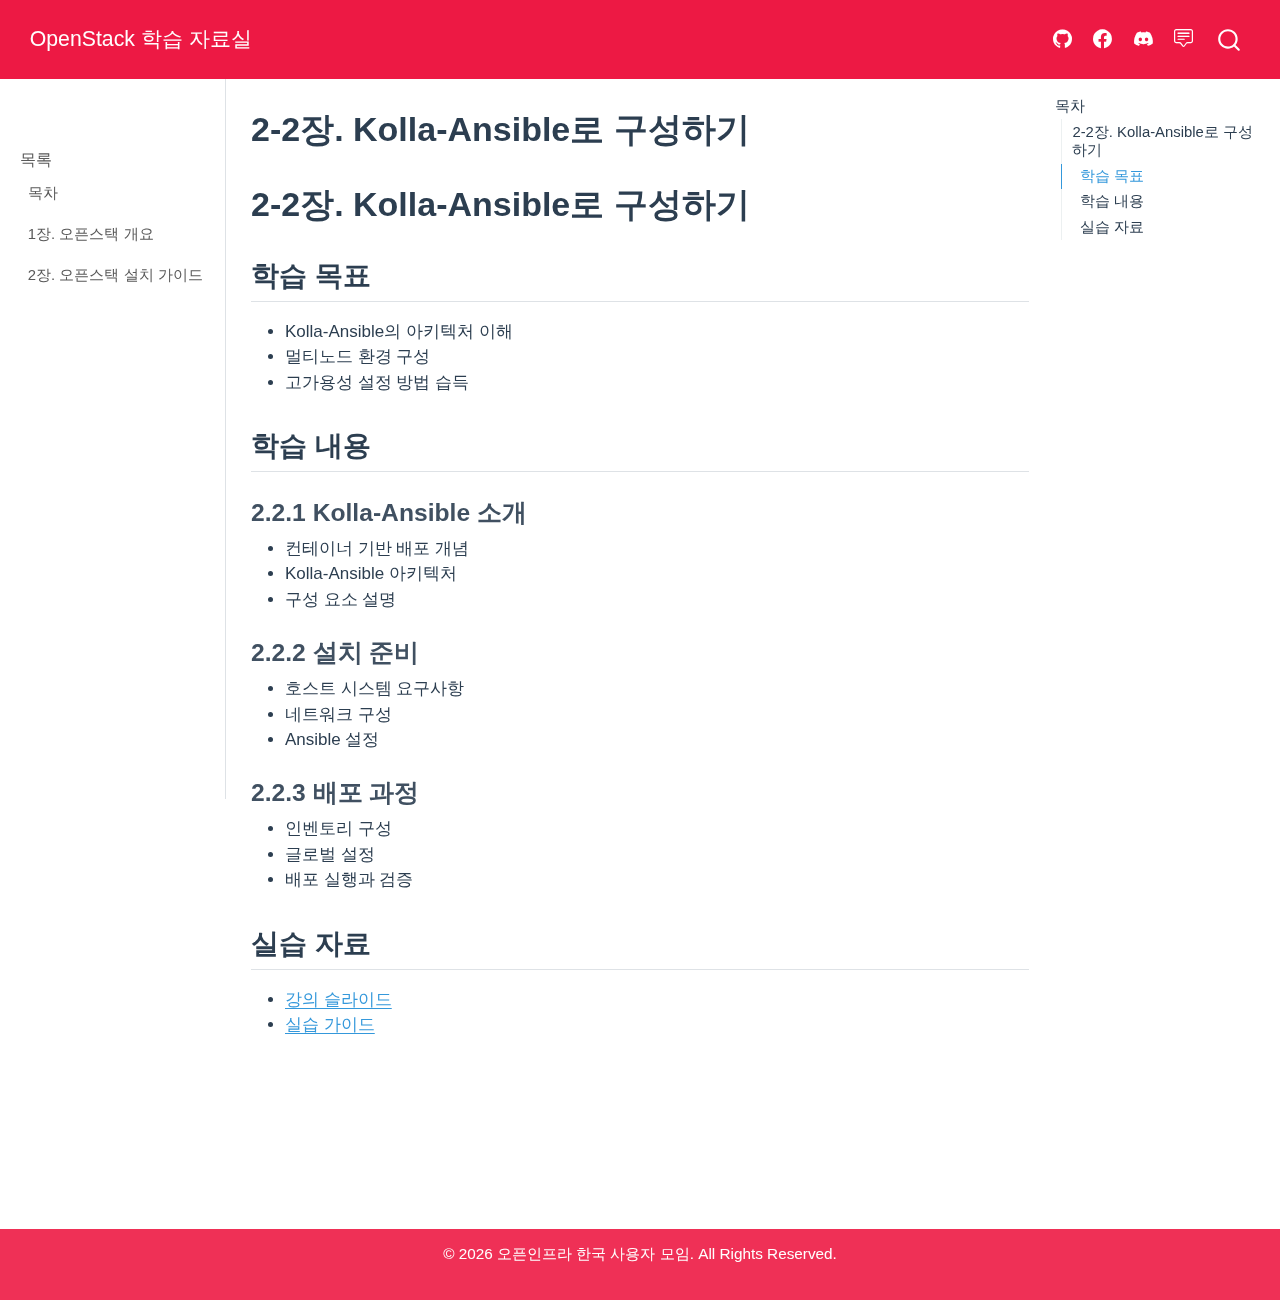
<file: lectures/ch2/ch2_2_lec.html>
<!DOCTYPE html>
<html xmlns="http://www.w3.org/1999/xhtml" lang="ko" xml:lang="ko"><head>

<meta charset="utf-8">
<meta name="generator" content="quarto-1.8.27">

<meta name="viewport" content="width=device-width, initial-scale=1.0, user-scalable=yes">


<title>2-2장. Kolla-Ansible로 구성하기 – OpenStack 학습 자료실</title>
<style>
code{white-space: pre-wrap;}
span.smallcaps{font-variant: small-caps;}
div.columns{display: flex; gap: min(4vw, 1.5em);}
div.column{flex: auto; overflow-x: auto;}
div.hanging-indent{margin-left: 1.5em; text-indent: -1.5em;}
ul.task-list{list-style: none;}
ul.task-list li input[type="checkbox"] {
  width: 0.8em;
  margin: 0 0.8em 0.2em -1em; /* quarto-specific, see https://github.com/quarto-dev/quarto-cli/issues/4556 */ 
  vertical-align: middle;
}
</style>


<script src="../../site_libs/quarto-nav/quarto-nav.js"></script>
<script src="../../site_libs/quarto-nav/headroom.min.js"></script>
<script src="../../site_libs/clipboard/clipboard.min.js"></script>
<script src="../../site_libs/quarto-search/autocomplete.umd.js"></script>
<script src="../../site_libs/quarto-search/fuse.min.js"></script>
<script src="../../site_libs/quarto-search/quarto-search.js"></script>
<meta name="quarto:offset" content="../../">
<script src="../../site_libs/quarto-html/quarto.js" type="module"></script>
<script src="../../site_libs/quarto-html/tabsets/tabsets.js" type="module"></script>
<script src="../../site_libs/quarto-html/axe/axe-check.js" type="module"></script>
<script src="../../site_libs/quarto-html/popper.min.js"></script>
<script src="../../site_libs/quarto-html/tippy.umd.min.js"></script>
<script src="../../site_libs/quarto-html/anchor.min.js"></script>
<link href="../../site_libs/quarto-html/tippy.css" rel="stylesheet">
<link href="../../site_libs/quarto-html/quarto-syntax-highlighting-ed96de9b727972fe78a7b5d16c58bf87.css" rel="stylesheet" id="quarto-text-highlighting-styles">
<script src="../../site_libs/bootstrap/bootstrap.min.js"></script>
<link href="../../site_libs/bootstrap/bootstrap-icons.css" rel="stylesheet">
<link href="../../site_libs/bootstrap/bootstrap-68c675bdf50730cc809bdc56855e2b53.min.css" rel="stylesheet" append-hash="true" id="quarto-bootstrap" data-mode="light">
<script id="quarto-search-options" type="application/json">{
  "location": "navbar",
  "copy-button": false,
  "collapse-after": 3,
  "panel-placement": "end",
  "type": "overlay",
  "limit": 50,
  "keyboard-shortcut": [
    "f",
    "/",
    "s"
  ],
  "show-item-context": false,
  "language": {
    "search-no-results-text": "일치 없음",
    "search-matching-documents-text": "일치된 문서",
    "search-copy-link-title": "검색 링크 복사",
    "search-hide-matches-text": "추가 검색 결과 숨기기",
    "search-more-match-text": "추가 검색결과",
    "search-more-matches-text": "추가 검색결과",
    "search-clear-button-title": "제거",
    "search-text-placeholder": "",
    "search-detached-cancel-button-title": "취소",
    "search-submit-button-title": "검색",
    "search-label": "검색"
  }
}</script>


</head>

<body class="nav-sidebar docked nav-fixed quarto-light">

<div id="quarto-search-results"></div>
  <header id="quarto-header" class="headroom fixed-top">
    <nav class="navbar navbar-expand-lg " data-bs-theme="dark">
      <div class="navbar-container container-fluid">
      <div class="navbar-brand-container mx-auto">
    <a class="navbar-brand" href="../../index.html">
    <span class="navbar-title">OpenStack 학습 자료실</span>
    </a>
  </div>
            <div id="quarto-search" class="" title="검색"></div>
          <button class="navbar-toggler" type="button" data-bs-toggle="collapse" data-bs-target="#navbarCollapse" aria-controls="navbarCollapse" role="menu" aria-expanded="false" aria-label="탐색 전환" onclick="if (window.quartoToggleHeadroom) { window.quartoToggleHeadroom(); }">
  <span class="navbar-toggler-icon"></span>
</button>
          <div class="collapse navbar-collapse" id="navbarCollapse">
            <ul class="navbar-nav navbar-nav-scroll ms-auto">
  <li class="nav-item compact">
    <a class="nav-link" href="https://github.com/openstack-kr/openstack-book"> <i class="bi bi-github" role="img">
</i> 
<span class="menu-text"></span></a>
  </li>  
  <li class="nav-item compact">
    <a class="nav-link" href="https://www.facebook.com/groups/openstack-kr"> <i class="bi bi-facebook" role="img">
</i> 
<span class="menu-text"></span></a>
  </li>  
  <li class="nav-item compact">
    <a class="nav-link" href="https://discord.gg/3ZzKMJKtPg"> <i class="bi bi-discord" role="img">
</i> 
<span class="menu-text"></span></a>
  </li>  
  <li class="nav-item compact">
    <a class="nav-link" href="https://forum.openinfra-kr.org/"> <i class="bi bi-chat-square-text" role="img">
</i> 
<span class="menu-text"></span></a>
  </li>  
</ul>
          </div> <!-- /navcollapse -->
            <div class="quarto-navbar-tools">
</div>
      </div> <!-- /container-fluid -->
    </nav>
  <nav class="quarto-secondary-nav">
    <div class="container-fluid d-flex">
      <button type="button" class="quarto-btn-toggle btn" data-bs-toggle="collapse" role="button" data-bs-target=".quarto-sidebar-collapse-item" aria-controls="quarto-sidebar" aria-expanded="false" aria-label="사이드바 전환" onclick="if (window.quartoToggleHeadroom) { window.quartoToggleHeadroom(); }">
        <i class="bi bi-layout-text-sidebar-reverse"></i>
      </button>
        <nav class="quarto-page-breadcrumbs" aria-label="breadcrumb"><ol class="breadcrumb"><li class="breadcrumb-item">2-2장. Kolla-Ansible로 구성하기</li></ol></nav>
        <a class="flex-grow-1" role="navigation" data-bs-toggle="collapse" data-bs-target=".quarto-sidebar-collapse-item" aria-controls="quarto-sidebar" aria-expanded="false" aria-label="사이드바 전환" onclick="if (window.quartoToggleHeadroom) { window.quartoToggleHeadroom(); }">      
        </a>
      <button type="button" class="btn quarto-search-button" aria-label="검색" onclick="window.quartoOpenSearch();">
        <i class="bi bi-search"></i>
      </button>
    </div>
  </nav>
</header>
<!-- content -->
<div id="quarto-content" class="quarto-container page-columns page-rows-contents page-layout-article page-navbar">
<!-- sidebar -->
  <nav id="quarto-sidebar" class="sidebar collapse collapse-horizontal quarto-sidebar-collapse-item sidebar-navigation docked overflow-auto">
        <div class="mt-2 flex-shrink-0 align-items-center">
        <div class="sidebar-search">
        <div id="quarto-search" class="" title="검색"></div>
        </div>
        </div>
    <div class="sidebar-menu-container"> 
    <ul class="list-unstyled mt-1">
        <li class="sidebar-item sidebar-item-section">
      <div class="sidebar-item-container"> 
            <a class="sidebar-item-text sidebar-link text-start" data-bs-toggle="collapse" data-bs-target="#" role="navigation" aria-expanded="true">
 <span class="menu-text">목록</span></a>
          <a class="sidebar-item-toggle text-start" data-bs-toggle="collapse" data-bs-target="#" role="navigation" aria-expanded="true" aria-label="토글 섹션">
            <i class="bi bi-chevron-right ms-2"></i>
          </a> 
      </div>
      <ul id="" class="collapse list-unstyled sidebar-section depth1 show">  
          <li class="sidebar-item">
  <div class="sidebar-item-container"> 
  <a href="../../lectures/index.html" class="sidebar-item-text sidebar-link">
 <span class="menu-text">목차</span></a>
  </div>
</li>
          <li class="sidebar-item">
  <div class="sidebar-item-container"> 
  <a href="../../lectures/ch1_lec.html" class="sidebar-item-text sidebar-link">
 <span class="menu-text">1장. 오픈스택 개요</span></a>
  </div>
</li>
          <li class="sidebar-item">
  <div class="sidebar-item-container"> 
  <a href="../../lectures/ch2_lec.html" class="sidebar-item-text sidebar-link">
 <span class="menu-text">2장. 오픈스택 설치 가이드</span></a>
  </div>
</li>
      </ul>
  </li>
    </ul>
    </div>
</nav>
<div id="quarto-sidebar-glass" class="quarto-sidebar-collapse-item" data-bs-toggle="collapse" data-bs-target=".quarto-sidebar-collapse-item"></div>
<!-- margin-sidebar -->
    <div id="quarto-margin-sidebar" class="sidebar margin-sidebar">
        <nav id="TOC" role="doc-toc" class="toc-active">
    <h2 id="toc-title">목차</h2>
   
  <ul>
  <li><a href="#장.-kolla-ansible로-구성하기" id="toc-장.-kolla-ansible로-구성하기" class="nav-link active" data-scroll-target="#장.-kolla-ansible로-구성하기">2-2장. Kolla-Ansible로 구성하기</a>
  <ul class="collapse">
  <li><a href="#학습-목표" id="toc-학습-목표" class="nav-link" data-scroll-target="#학습-목표">학습 목표</a></li>
  <li><a href="#학습-내용" id="toc-학습-내용" class="nav-link" data-scroll-target="#학습-내용">학습 내용</a>
  <ul class="collapse">
  <li><a href="#kolla-ansible-소개" id="toc-kolla-ansible-소개" class="nav-link" data-scroll-target="#kolla-ansible-소개">2.2.1 Kolla-Ansible 소개</a></li>
  <li><a href="#설치-준비" id="toc-설치-준비" class="nav-link" data-scroll-target="#설치-준비">2.2.2 설치 준비</a></li>
  <li><a href="#배포-과정" id="toc-배포-과정" class="nav-link" data-scroll-target="#배포-과정">2.2.3 배포 과정</a></li>
  </ul></li>
  <li><a href="#실습-자료" id="toc-실습-자료" class="nav-link" data-scroll-target="#실습-자료">실습 자료</a></li>
  </ul></li>
  </ul>
</nav>
    </div>
<!-- main -->
<main class="content" id="quarto-document-content">

<header id="title-block-header" class="quarto-title-block default">
<div class="quarto-title">
<h1 class="title">2-2장. Kolla-Ansible로 구성하기</h1>
</div>



<div class="quarto-title-meta">

    
  
    
  </div>
  


</header>


<section id="장.-kolla-ansible로-구성하기" class="level1">
<h1>2-2장. Kolla-Ansible로 구성하기</h1>
<section id="학습-목표" class="level2">
<h2 class="anchored" data-anchor-id="학습-목표">학습 목표</h2>
<ul>
<li>Kolla-Ansible의 아키텍처 이해</li>
<li>멀티노드 환경 구성</li>
<li>고가용성 설정 방법 습득</li>
</ul>
</section>
<section id="학습-내용" class="level2">
<h2 class="anchored" data-anchor-id="학습-내용">학습 내용</h2>
<section id="kolla-ansible-소개" class="level3">
<h3 class="anchored" data-anchor-id="kolla-ansible-소개">2.2.1 Kolla-Ansible 소개</h3>
<ul>
<li>컨테이너 기반 배포 개념</li>
<li>Kolla-Ansible 아키텍처</li>
<li>구성 요소 설명</li>
</ul>
</section>
<section id="설치-준비" class="level3">
<h3 class="anchored" data-anchor-id="설치-준비">2.2.2 설치 준비</h3>
<ul>
<li>호스트 시스템 요구사항</li>
<li>네트워크 구성</li>
<li>Ansible 설정</li>
</ul>
</section>
<section id="배포-과정" class="level3">
<h3 class="anchored" data-anchor-id="배포-과정">2.2.3 배포 과정</h3>
<ul>
<li>인벤토리 구성</li>
<li>글로벌 설정</li>
<li>배포 실행과 검증</li>
</ul>
</section>
</section>
<section id="실습-자료" class="level2">
<h2 class="anchored" data-anchor-id="실습-자료">실습 자료</h2>
<ul>
<li><a href="../../materials/ch2-2-kolla-ansible.pdf">강의 슬라이드</a></li>
<li><a href="../../guides/advanced.html">실습 가이드</a></li>
</ul>


</section>
</section>

</main> <!-- /main -->
<footer class="footer">
    <div class="container">
        <p>© <span id="current-year"></span> 오픈인프라 한국 사용자 모임. All Rights Reserved.</p>
    </div>
</footer>

<script>
    document.getElementById('current-year').textContent = new Date().getFullYear();
</script> 
<script id="quarto-html-after-body" type="application/javascript">
  window.document.addEventListener("DOMContentLoaded", function (event) {
    const icon = "";
    const anchorJS = new window.AnchorJS();
    anchorJS.options = {
      placement: 'right',
      icon: icon
    };
    anchorJS.add('.anchored');
    const isCodeAnnotation = (el) => {
      for (const clz of el.classList) {
        if (clz.startsWith('code-annotation-')) {                     
          return true;
        }
      }
      return false;
    }
    const onCopySuccess = function(e) {
      // button target
      const button = e.trigger;
      // don't keep focus
      button.blur();
      // flash "checked"
      button.classList.add('code-copy-button-checked');
      var currentTitle = button.getAttribute("title");
      button.setAttribute("title", "복사완료!");
      let tooltip;
      if (window.bootstrap) {
        button.setAttribute("data-bs-toggle", "tooltip");
        button.setAttribute("data-bs-placement", "left");
        button.setAttribute("data-bs-title", "복사완료!");
        tooltip = new bootstrap.Tooltip(button, 
          { trigger: "manual", 
            customClass: "code-copy-button-tooltip",
            offset: [0, -8]});
        tooltip.show();    
      }
      setTimeout(function() {
        if (tooltip) {
          tooltip.hide();
          button.removeAttribute("data-bs-title");
          button.removeAttribute("data-bs-toggle");
          button.removeAttribute("data-bs-placement");
        }
        button.setAttribute("title", currentTitle);
        button.classList.remove('code-copy-button-checked');
      }, 1000);
      // clear code selection
      e.clearSelection();
    }
    const getTextToCopy = function(trigger) {
      const outerScaffold = trigger.parentElement.cloneNode(true);
      const codeEl = outerScaffold.querySelector('code');
      for (const childEl of codeEl.children) {
        if (isCodeAnnotation(childEl)) {
          childEl.remove();
        }
      }
      return codeEl.innerText;
    }
    const clipboard = new window.ClipboardJS('.code-copy-button:not([data-in-quarto-modal])', {
      text: getTextToCopy
    });
    clipboard.on('success', onCopySuccess);
    if (window.document.getElementById('quarto-embedded-source-code-modal')) {
      const clipboardModal = new window.ClipboardJS('.code-copy-button[data-in-quarto-modal]', {
        text: getTextToCopy,
        container: window.document.getElementById('quarto-embedded-source-code-modal')
      });
      clipboardModal.on('success', onCopySuccess);
    }
      var localhostRegex = new RegExp(/^(?:http|https):\/\/localhost\:?[0-9]*\//);
      var mailtoRegex = new RegExp(/^mailto:/);
        var filterRegex = new RegExp('/' + window.location.host + '/');
      var isInternal = (href) => {
          return filterRegex.test(href) || localhostRegex.test(href) || mailtoRegex.test(href);
      }
      // Inspect non-navigation links and adorn them if external
     var links = window.document.querySelectorAll('a[href]:not(.nav-link):not(.navbar-brand):not(.toc-action):not(.sidebar-link):not(.sidebar-item-toggle):not(.pagination-link):not(.no-external):not([aria-hidden]):not(.dropdown-item):not(.quarto-navigation-tool):not(.about-link)');
      for (var i=0; i<links.length; i++) {
        const link = links[i];
        if (!isInternal(link.href)) {
          // undo the damage that might have been done by quarto-nav.js in the case of
          // links that we want to consider external
          if (link.dataset.originalHref !== undefined) {
            link.href = link.dataset.originalHref;
          }
        }
      }
    function tippyHover(el, contentFn, onTriggerFn, onUntriggerFn) {
      const config = {
        allowHTML: true,
        maxWidth: 500,
        delay: 100,
        arrow: false,
        appendTo: function(el) {
            return el.parentElement;
        },
        interactive: true,
        interactiveBorder: 10,
        theme: 'quarto',
        placement: 'bottom-start',
      };
      if (contentFn) {
        config.content = contentFn;
      }
      if (onTriggerFn) {
        config.onTrigger = onTriggerFn;
      }
      if (onUntriggerFn) {
        config.onUntrigger = onUntriggerFn;
      }
      window.tippy(el, config); 
    }
    const noterefs = window.document.querySelectorAll('a[role="doc-noteref"]');
    for (var i=0; i<noterefs.length; i++) {
      const ref = noterefs[i];
      tippyHover(ref, function() {
        // use id or data attribute instead here
        let href = ref.getAttribute('data-footnote-href') || ref.getAttribute('href');
        try { href = new URL(href).hash; } catch {}
        const id = href.replace(/^#\/?/, "");
        const note = window.document.getElementById(id);
        if (note) {
          return note.innerHTML;
        } else {
          return "";
        }
      });
    }
    const xrefs = window.document.querySelectorAll('a.quarto-xref');
    const processXRef = (id, note) => {
      // Strip column container classes
      const stripColumnClz = (el) => {
        el.classList.remove("page-full", "page-columns");
        if (el.children) {
          for (const child of el.children) {
            stripColumnClz(child);
          }
        }
      }
      stripColumnClz(note)
      if (id === null || id.startsWith('sec-')) {
        // Special case sections, only their first couple elements
        const container = document.createElement("div");
        if (note.children && note.children.length > 2) {
          container.appendChild(note.children[0].cloneNode(true));
          for (let i = 1; i < note.children.length; i++) {
            const child = note.children[i];
            if (child.tagName === "P" && child.innerText === "") {
              continue;
            } else {
              container.appendChild(child.cloneNode(true));
              break;
            }
          }
          if (window.Quarto?.typesetMath) {
            window.Quarto.typesetMath(container);
          }
          return container.innerHTML
        } else {
          if (window.Quarto?.typesetMath) {
            window.Quarto.typesetMath(note);
          }
          return note.innerHTML;
        }
      } else {
        // Remove any anchor links if they are present
        const anchorLink = note.querySelector('a.anchorjs-link');
        if (anchorLink) {
          anchorLink.remove();
        }
        if (window.Quarto?.typesetMath) {
          window.Quarto.typesetMath(note);
        }
        if (note.classList.contains("callout")) {
          return note.outerHTML;
        } else {
          return note.innerHTML;
        }
      }
    }
    for (var i=0; i<xrefs.length; i++) {
      const xref = xrefs[i];
      tippyHover(xref, undefined, function(instance) {
        instance.disable();
        let url = xref.getAttribute('href');
        let hash = undefined; 
        if (url.startsWith('#')) {
          hash = url;
        } else {
          try { hash = new URL(url).hash; } catch {}
        }
        if (hash) {
          const id = hash.replace(/^#\/?/, "");
          const note = window.document.getElementById(id);
          if (note !== null) {
            try {
              const html = processXRef(id, note.cloneNode(true));
              instance.setContent(html);
            } finally {
              instance.enable();
              instance.show();
            }
          } else {
            // See if we can fetch this
            fetch(url.split('#')[0])
            .then(res => res.text())
            .then(html => {
              const parser = new DOMParser();
              const htmlDoc = parser.parseFromString(html, "text/html");
              const note = htmlDoc.getElementById(id);
              if (note !== null) {
                const html = processXRef(id, note);
                instance.setContent(html);
              } 
            }).finally(() => {
              instance.enable();
              instance.show();
            });
          }
        } else {
          // See if we can fetch a full url (with no hash to target)
          // This is a special case and we should probably do some content thinning / targeting
          fetch(url)
          .then(res => res.text())
          .then(html => {
            const parser = new DOMParser();
            const htmlDoc = parser.parseFromString(html, "text/html");
            const note = htmlDoc.querySelector('main.content');
            if (note !== null) {
              // This should only happen for chapter cross references
              // (since there is no id in the URL)
              // remove the first header
              if (note.children.length > 0 && note.children[0].tagName === "HEADER") {
                note.children[0].remove();
              }
              const html = processXRef(null, note);
              instance.setContent(html);
            } 
          }).finally(() => {
            instance.enable();
            instance.show();
          });
        }
      }, function(instance) {
      });
    }
        let selectedAnnoteEl;
        const selectorForAnnotation = ( cell, annotation) => {
          let cellAttr = 'data-code-cell="' + cell + '"';
          let lineAttr = 'data-code-annotation="' +  annotation + '"';
          const selector = 'span[' + cellAttr + '][' + lineAttr + ']';
          return selector;
        }
        const selectCodeLines = (annoteEl) => {
          const doc = window.document;
          const targetCell = annoteEl.getAttribute("data-target-cell");
          const targetAnnotation = annoteEl.getAttribute("data-target-annotation");
          const annoteSpan = window.document.querySelector(selectorForAnnotation(targetCell, targetAnnotation));
          const lines = annoteSpan.getAttribute("data-code-lines").split(",");
          const lineIds = lines.map((line) => {
            return targetCell + "-" + line;
          })
          let top = null;
          let height = null;
          let parent = null;
          if (lineIds.length > 0) {
              //compute the position of the single el (top and bottom and make a div)
              const el = window.document.getElementById(lineIds[0]);
              top = el.offsetTop;
              height = el.offsetHeight;
              parent = el.parentElement.parentElement;
            if (lineIds.length > 1) {
              const lastEl = window.document.getElementById(lineIds[lineIds.length - 1]);
              const bottom = lastEl.offsetTop + lastEl.offsetHeight;
              height = bottom - top;
            }
            if (top !== null && height !== null && parent !== null) {
              // cook up a div (if necessary) and position it 
              let div = window.document.getElementById("code-annotation-line-highlight");
              if (div === null) {
                div = window.document.createElement("div");
                div.setAttribute("id", "code-annotation-line-highlight");
                div.style.position = 'absolute';
                parent.appendChild(div);
              }
              div.style.top = top - 2 + "px";
              div.style.height = height + 4 + "px";
              div.style.left = 0;
              let gutterDiv = window.document.getElementById("code-annotation-line-highlight-gutter");
              if (gutterDiv === null) {
                gutterDiv = window.document.createElement("div");
                gutterDiv.setAttribute("id", "code-annotation-line-highlight-gutter");
                gutterDiv.style.position = 'absolute';
                const codeCell = window.document.getElementById(targetCell);
                const gutter = codeCell.querySelector('.code-annotation-gutter');
                gutter.appendChild(gutterDiv);
              }
              gutterDiv.style.top = top - 2 + "px";
              gutterDiv.style.height = height + 4 + "px";
            }
            selectedAnnoteEl = annoteEl;
          }
        };
        const unselectCodeLines = () => {
          const elementsIds = ["code-annotation-line-highlight", "code-annotation-line-highlight-gutter"];
          elementsIds.forEach((elId) => {
            const div = window.document.getElementById(elId);
            if (div) {
              div.remove();
            }
          });
          selectedAnnoteEl = undefined;
        };
          // Handle positioning of the toggle
      window.addEventListener(
        "resize",
        throttle(() => {
          elRect = undefined;
          if (selectedAnnoteEl) {
            selectCodeLines(selectedAnnoteEl);
          }
        }, 10)
      );
      function throttle(fn, ms) {
      let throttle = false;
      let timer;
        return (...args) => {
          if(!throttle) { // first call gets through
              fn.apply(this, args);
              throttle = true;
          } else { // all the others get throttled
              if(timer) clearTimeout(timer); // cancel #2
              timer = setTimeout(() => {
                fn.apply(this, args);
                timer = throttle = false;
              }, ms);
          }
        };
      }
        // Attach click handler to the DT
        const annoteDls = window.document.querySelectorAll('dt[data-target-cell]');
        for (const annoteDlNode of annoteDls) {
          annoteDlNode.addEventListener('click', (event) => {
            const clickedEl = event.target;
            if (clickedEl !== selectedAnnoteEl) {
              unselectCodeLines();
              const activeEl = window.document.querySelector('dt[data-target-cell].code-annotation-active');
              if (activeEl) {
                activeEl.classList.remove('code-annotation-active');
              }
              selectCodeLines(clickedEl);
              clickedEl.classList.add('code-annotation-active');
            } else {
              // Unselect the line
              unselectCodeLines();
              clickedEl.classList.remove('code-annotation-active');
            }
          });
        }
    const findCites = (el) => {
      const parentEl = el.parentElement;
      if (parentEl) {
        const cites = parentEl.dataset.cites;
        if (cites) {
          return {
            el,
            cites: cites.split(' ')
          };
        } else {
          return findCites(el.parentElement)
        }
      } else {
        return undefined;
      }
    };
    var bibliorefs = window.document.querySelectorAll('a[role="doc-biblioref"]');
    for (var i=0; i<bibliorefs.length; i++) {
      const ref = bibliorefs[i];
      const citeInfo = findCites(ref);
      if (citeInfo) {
        tippyHover(citeInfo.el, function() {
          var popup = window.document.createElement('div');
          citeInfo.cites.forEach(function(cite) {
            var citeDiv = window.document.createElement('div');
            citeDiv.classList.add('hanging-indent');
            citeDiv.classList.add('csl-entry');
            var biblioDiv = window.document.getElementById('ref-' + cite);
            if (biblioDiv) {
              citeDiv.innerHTML = biblioDiv.innerHTML;
            }
            popup.appendChild(citeDiv);
          });
          return popup.innerHTML;
        });
      }
    }
  });
  </script>
</div> <!-- /content -->




</body></html>
</file>
<file: site_libs/quarto-html/tippy.css>
.tippy-box[data-animation=fade][data-state=hidden]{opacity:0}[data-tippy-root]{max-width:calc(100vw - 10px)}.tippy-box{position:relative;background-color:#333;color:#fff;border-radius:4px;font-size:14px;line-height:1.4;white-space:normal;outline:0;transition-property:transform,visibility,opacity}.tippy-box[data-placement^=top]>.tippy-arrow{bottom:0}.tippy-box[data-placement^=top]>.tippy-arrow:before{bottom:-7px;left:0;border-width:8px 8px 0;border-top-color:initial;transform-origin:center top}.tippy-box[data-placement^=bottom]>.tippy-arrow{top:0}.tippy-box[data-placement^=bottom]>.tippy-arrow:before{top:-7px;left:0;border-width:0 8px 8px;border-bottom-color:initial;transform-origin:center bottom}.tippy-box[data-placement^=left]>.tippy-arrow{right:0}.tippy-box[data-placement^=left]>.tippy-arrow:before{border-width:8px 0 8px 8px;border-left-color:initial;right:-7px;transform-origin:center left}.tippy-box[data-placement^=right]>.tippy-arrow{left:0}.tippy-box[data-placement^=right]>.tippy-arrow:before{left:-7px;border-width:8px 8px 8px 0;border-right-color:initial;transform-origin:center right}.tippy-box[data-inertia][data-state=visible]{transition-timing-function:cubic-bezier(.54,1.5,.38,1.11)}.tippy-arrow{width:16px;height:16px;color:#333}.tippy-arrow:before{content:"";position:absolute;border-color:transparent;border-style:solid}.tippy-content{position:relative;padding:5px 9px;z-index:1}
</file>
<file: site_libs/quarto-html/quarto-syntax-highlighting-ed96de9b727972fe78a7b5d16c58bf87.css>
/* quarto syntax highlight colors */
:root {
  --quarto-hl-ot-color: #003B4F;
  --quarto-hl-at-color: #657422;
  --quarto-hl-ss-color: #20794D;
  --quarto-hl-an-color: #5E5E5E;
  --quarto-hl-fu-color: #4758AB;
  --quarto-hl-st-color: #20794D;
  --quarto-hl-cf-color: #003B4F;
  --quarto-hl-op-color: #5E5E5E;
  --quarto-hl-er-color: #AD0000;
  --quarto-hl-bn-color: #AD0000;
  --quarto-hl-al-color: #AD0000;
  --quarto-hl-va-color: #111111;
  --quarto-hl-bu-color: inherit;
  --quarto-hl-ex-color: inherit;
  --quarto-hl-pp-color: #AD0000;
  --quarto-hl-in-color: #5E5E5E;
  --quarto-hl-vs-color: #20794D;
  --quarto-hl-wa-color: #5E5E5E;
  --quarto-hl-do-color: #5E5E5E;
  --quarto-hl-im-color: #00769E;
  --quarto-hl-ch-color: #20794D;
  --quarto-hl-dt-color: #AD0000;
  --quarto-hl-fl-color: #AD0000;
  --quarto-hl-co-color: #5E5E5E;
  --quarto-hl-cv-color: #5E5E5E;
  --quarto-hl-cn-color: #8f5902;
  --quarto-hl-sc-color: #5E5E5E;
  --quarto-hl-dv-color: #AD0000;
  --quarto-hl-kw-color: #003B4F;
}

/* other quarto variables */
:root {
  --quarto-font-monospace: SFMono-Regular, Menlo, Monaco, Consolas, "Liberation Mono", "Courier New", monospace;
}

/* syntax highlight based on Pandoc's rules */
pre > code.sourceCode > span {
  color: #003B4F;
}

code.sourceCode > span {
  color: #003B4F;
}

div.sourceCode,
div.sourceCode pre.sourceCode {
  color: #003B4F;
}

/* Normal */
code span {
  color: #003B4F;
}

/* Alert */
code span.al {
  color: #AD0000;
  font-style: inherit;
}

/* Annotation */
code span.an {
  color: #5E5E5E;
  font-style: inherit;
}

/* Attribute */
code span.at {
  color: #657422;
  font-style: inherit;
}

/* BaseN */
code span.bn {
  color: #AD0000;
  font-style: inherit;
}

/* BuiltIn */
code span.bu {
  font-style: inherit;
}

/* ControlFlow */
code span.cf {
  color: #003B4F;
  font-weight: bold;
  font-style: inherit;
}

/* Char */
code span.ch {
  color: #20794D;
  font-style: inherit;
}

/* Constant */
code span.cn {
  color: #8f5902;
  font-style: inherit;
}

/* Comment */
code span.co {
  color: #5E5E5E;
  font-style: inherit;
}

/* CommentVar */
code span.cv {
  color: #5E5E5E;
  font-style: italic;
}

/* Documentation */
code span.do {
  color: #5E5E5E;
  font-style: italic;
}

/* DataType */
code span.dt {
  color: #AD0000;
  font-style: inherit;
}

/* DecVal */
code span.dv {
  color: #AD0000;
  font-style: inherit;
}

/* Error */
code span.er {
  color: #AD0000;
  font-style: inherit;
}

/* Extension */
code span.ex {
  font-style: inherit;
}

/* Float */
code span.fl {
  color: #AD0000;
  font-style: inherit;
}

/* Function */
code span.fu {
  color: #4758AB;
  font-style: inherit;
}

/* Import */
code span.im {
  color: #00769E;
  font-style: inherit;
}

/* Information */
code span.in {
  color: #5E5E5E;
  font-style: inherit;
}

/* Keyword */
code span.kw {
  color: #003B4F;
  font-weight: bold;
  font-style: inherit;
}

/* Operator */
code span.op {
  color: #5E5E5E;
  font-style: inherit;
}

/* Other */
code span.ot {
  color: #003B4F;
  font-style: inherit;
}

/* Preprocessor */
code span.pp {
  color: #AD0000;
  font-style: inherit;
}

/* SpecialChar */
code span.sc {
  color: #5E5E5E;
  font-style: inherit;
}

/* SpecialString */
code span.ss {
  color: #20794D;
  font-style: inherit;
}

/* String */
code span.st {
  color: #20794D;
  font-style: inherit;
}

/* Variable */
code span.va {
  color: #111111;
  font-style: inherit;
}

/* VerbatimString */
code span.vs {
  color: #20794D;
  font-style: inherit;
}

/* Warning */
code span.wa {
  color: #5E5E5E;
  font-style: italic;
}

.prevent-inlining {
  content: "</";
}

/*# sourceMappingURL=0920dd6d7437995b8cdf7429764427b1.css.map */
</file>
<file: docs/site_libs/quarto-html/tippy.css>
.tippy-box[data-animation=fade][data-state=hidden]{opacity:0}[data-tippy-root]{max-width:calc(100vw - 10px)}.tippy-box{position:relative;background-color:#333;color:#fff;border-radius:4px;font-size:14px;line-height:1.4;white-space:normal;outline:0;transition-property:transform,visibility,opacity}.tippy-box[data-placement^=top]>.tippy-arrow{bottom:0}.tippy-box[data-placement^=top]>.tippy-arrow:before{bottom:-7px;left:0;border-width:8px 8px 0;border-top-color:initial;transform-origin:center top}.tippy-box[data-placement^=bottom]>.tippy-arrow{top:0}.tippy-box[data-placement^=bottom]>.tippy-arrow:before{top:-7px;left:0;border-width:0 8px 8px;border-bottom-color:initial;transform-origin:center bottom}.tippy-box[data-placement^=left]>.tippy-arrow{right:0}.tippy-box[data-placement^=left]>.tippy-arrow:before{border-width:8px 0 8px 8px;border-left-color:initial;right:-7px;transform-origin:center left}.tippy-box[data-placement^=right]>.tippy-arrow{left:0}.tippy-box[data-placement^=right]>.tippy-arrow:before{left:-7px;border-width:8px 8px 8px 0;border-right-color:initial;transform-origin:center right}.tippy-box[data-inertia][data-state=visible]{transition-timing-function:cubic-bezier(.54,1.5,.38,1.11)}.tippy-arrow{width:16px;height:16px;color:#333}.tippy-arrow:before{content:"";position:absolute;border-color:transparent;border-style:solid}.tippy-content{position:relative;padding:5px 9px;z-index:1}
</file>
<file: docs/site_libs/quarto-html/quarto-syntax-highlighting-e26003cea8cd680ca0c55a263523d882.css>
/* quarto syntax highlight colors */
:root {
  --quarto-hl-ot-color: #003B4F;
  --quarto-hl-at-color: #657422;
  --quarto-hl-ss-color: #20794D;
  --quarto-hl-an-color: #5E5E5E;
  --quarto-hl-fu-color: #4758AB;
  --quarto-hl-st-color: #20794D;
  --quarto-hl-cf-color: #003B4F;
  --quarto-hl-op-color: #5E5E5E;
  --quarto-hl-er-color: #AD0000;
  --quarto-hl-bn-color: #AD0000;
  --quarto-hl-al-color: #AD0000;
  --quarto-hl-va-color: #111111;
  --quarto-hl-bu-color: inherit;
  --quarto-hl-ex-color: inherit;
  --quarto-hl-pp-color: #AD0000;
  --quarto-hl-in-color: #5E5E5E;
  --quarto-hl-vs-color: #20794D;
  --quarto-hl-wa-color: #5E5E5E;
  --quarto-hl-do-color: #5E5E5E;
  --quarto-hl-im-color: #00769E;
  --quarto-hl-ch-color: #20794D;
  --quarto-hl-dt-color: #AD0000;
  --quarto-hl-fl-color: #AD0000;
  --quarto-hl-co-color: #5E5E5E;
  --quarto-hl-cv-color: #5E5E5E;
  --quarto-hl-cn-color: #8f5902;
  --quarto-hl-sc-color: #5E5E5E;
  --quarto-hl-dv-color: #AD0000;
  --quarto-hl-kw-color: #003B4F;
}

/* other quarto variables */
:root {
  --quarto-font-monospace: SFMono-Regular, Menlo, Monaco, Consolas, "Liberation Mono", "Courier New", monospace;
}

pre > code.sourceCode > span {
  color: #003B4F;
}

code span {
  color: #003B4F;
}

code.sourceCode > span {
  color: #003B4F;
}

div.sourceCode,
div.sourceCode pre.sourceCode {
  color: #003B4F;
}

code span.ot {
  color: #003B4F;
  font-style: inherit;
}

code span.at {
  color: #657422;
  font-style: inherit;
}

code span.ss {
  color: #20794D;
  font-style: inherit;
}

code span.an {
  color: #5E5E5E;
  font-style: inherit;
}

code span.fu {
  color: #4758AB;
  font-style: inherit;
}

code span.st {
  color: #20794D;
  font-style: inherit;
}

code span.cf {
  color: #003B4F;
  font-weight: bold;
  font-style: inherit;
}

code span.op {
  color: #5E5E5E;
  font-style: inherit;
}

code span.er {
  color: #AD0000;
  font-style: inherit;
}

code span.bn {
  color: #AD0000;
  font-style: inherit;
}

code span.al {
  color: #AD0000;
  font-style: inherit;
}

code span.va {
  color: #111111;
  font-style: inherit;
}

code span.bu {
  font-style: inherit;
}

code span.ex {
  font-style: inherit;
}

code span.pp {
  color: #AD0000;
  font-style: inherit;
}

code span.in {
  color: #5E5E5E;
  font-style: inherit;
}

code span.vs {
  color: #20794D;
  font-style: inherit;
}

code span.wa {
  color: #5E5E5E;
  font-style: italic;
}

code span.do {
  color: #5E5E5E;
  font-style: italic;
}

code span.im {
  color: #00769E;
  font-style: inherit;
}

code span.ch {
  color: #20794D;
  font-style: inherit;
}

code span.dt {
  color: #AD0000;
  font-style: inherit;
}

code span.fl {
  color: #AD0000;
  font-style: inherit;
}

code span.co {
  color: #5E5E5E;
  font-style: inherit;
}

code span.cv {
  color: #5E5E5E;
  font-style: italic;
}

code span.cn {
  color: #8f5902;
  font-style: inherit;
}

code span.sc {
  color: #5E5E5E;
  font-style: inherit;
}

code span.dv {
  color: #AD0000;
  font-style: inherit;
}

code span.kw {
  color: #003B4F;
  font-weight: bold;
  font-style: inherit;
}

.prevent-inlining {
  content: "</";
}

/*# sourceMappingURL=e90e9ab646ea9b1aaa61e089606e0f97.css.map */
</file>
<file: site_libs/quarto-html/quarto-syntax-highlighting-845c23b38eaddc0f92fda52bfe77a8c8.css>
/* quarto syntax highlight colors */
:root {
  --quarto-hl-ot-color: #003B4F;
  --quarto-hl-at-color: #657422;
  --quarto-hl-ss-color: #20794D;
  --quarto-hl-an-color: #5E5E5E;
  --quarto-hl-fu-color: #4758AB;
  --quarto-hl-st-color: #20794D;
  --quarto-hl-cf-color: #003B4F;
  --quarto-hl-op-color: #5E5E5E;
  --quarto-hl-er-color: #AD0000;
  --quarto-hl-bn-color: #AD0000;
  --quarto-hl-al-color: #AD0000;
  --quarto-hl-va-color: #111111;
  --quarto-hl-bu-color: inherit;
  --quarto-hl-ex-color: inherit;
  --quarto-hl-pp-color: #AD0000;
  --quarto-hl-in-color: #5E5E5E;
  --quarto-hl-vs-color: #20794D;
  --quarto-hl-wa-color: #5E5E5E;
  --quarto-hl-do-color: #5E5E5E;
  --quarto-hl-im-color: #00769E;
  --quarto-hl-ch-color: #20794D;
  --quarto-hl-dt-color: #AD0000;
  --quarto-hl-fl-color: #AD0000;
  --quarto-hl-co-color: #5E5E5E;
  --quarto-hl-cv-color: #5E5E5E;
  --quarto-hl-cn-color: #8f5902;
  --quarto-hl-sc-color: #5E5E5E;
  --quarto-hl-dv-color: #AD0000;
  --quarto-hl-kw-color: #003B4F;
}

/* other quarto variables */
:root {
  --quarto-font-monospace: SFMono-Regular, Menlo, Monaco, Consolas, "Liberation Mono", "Courier New", monospace;
}

/* syntax highlight based on Pandoc's rules */
pre > code.sourceCode > span {
  color: #003B4F;
}

code.sourceCode > span {
  color: #003B4F;
}

div.sourceCode,
div.sourceCode pre.sourceCode {
  color: #003B4F;
}

/* Normal */
code span {
  color: #003B4F;
}

/* Alert */
code span.al {
  color: #AD0000;
  font-style: inherit;
}

/* Annotation */
code span.an {
  color: #5E5E5E;
  font-style: inherit;
}

/* Attribute */
code span.at {
  color: #657422;
  font-style: inherit;
}

/* BaseN */
code span.bn {
  color: #AD0000;
  font-style: inherit;
}

/* BuiltIn */
code span.bu {
  font-style: inherit;
}

/* ControlFlow */
code span.cf {
  color: #003B4F;
  font-weight: bold;
  font-style: inherit;
}

/* Char */
code span.ch {
  color: #20794D;
  font-style: inherit;
}

/* Constant */
code span.cn {
  color: #8f5902;
  font-style: inherit;
}

/* Comment */
code span.co {
  color: #5E5E5E;
  font-style: inherit;
}

/* CommentVar */
code span.cv {
  color: #5E5E5E;
  font-style: italic;
}

/* Documentation */
code span.do {
  color: #5E5E5E;
  font-style: italic;
}

/* DataType */
code span.dt {
  color: #AD0000;
  font-style: inherit;
}

/* DecVal */
code span.dv {
  color: #AD0000;
  font-style: inherit;
}

/* Error */
code span.er {
  color: #AD0000;
  font-style: inherit;
}

/* Extension */
code span.ex {
  font-style: inherit;
}

/* Float */
code span.fl {
  color: #AD0000;
  font-style: inherit;
}

/* Function */
code span.fu {
  color: #4758AB;
  font-style: inherit;
}

/* Import */
code span.im {
  color: #00769E;
  font-style: inherit;
}

/* Information */
code span.in {
  color: #5E5E5E;
  font-style: inherit;
}

/* Keyword */
code span.kw {
  color: #003B4F;
  font-weight: bold;
  font-style: inherit;
}

/* Operator */
code span.op {
  color: #5E5E5E;
  font-style: inherit;
}

/* Other */
code span.ot {
  color: #003B4F;
  font-style: inherit;
}

/* Preprocessor */
code span.pp {
  color: #AD0000;
  font-style: inherit;
}

/* SpecialChar */
code span.sc {
  color: #5E5E5E;
  font-style: inherit;
}

/* SpecialString */
code span.ss {
  color: #20794D;
  font-style: inherit;
}

/* String */
code span.st {
  color: #20794D;
  font-style: inherit;
}

/* Variable */
code span.va {
  color: #111111;
  font-style: inherit;
}

/* VerbatimString */
code span.vs {
  color: #20794D;
  font-style: inherit;
}

/* Warning */
code span.wa {
  color: #5E5E5E;
  font-style: italic;
}

.prevent-inlining {
  content: "</";
}

/*# sourceMappingURL=ac89f0bb514bba72461919f78549e31c.css.map */
</file>
